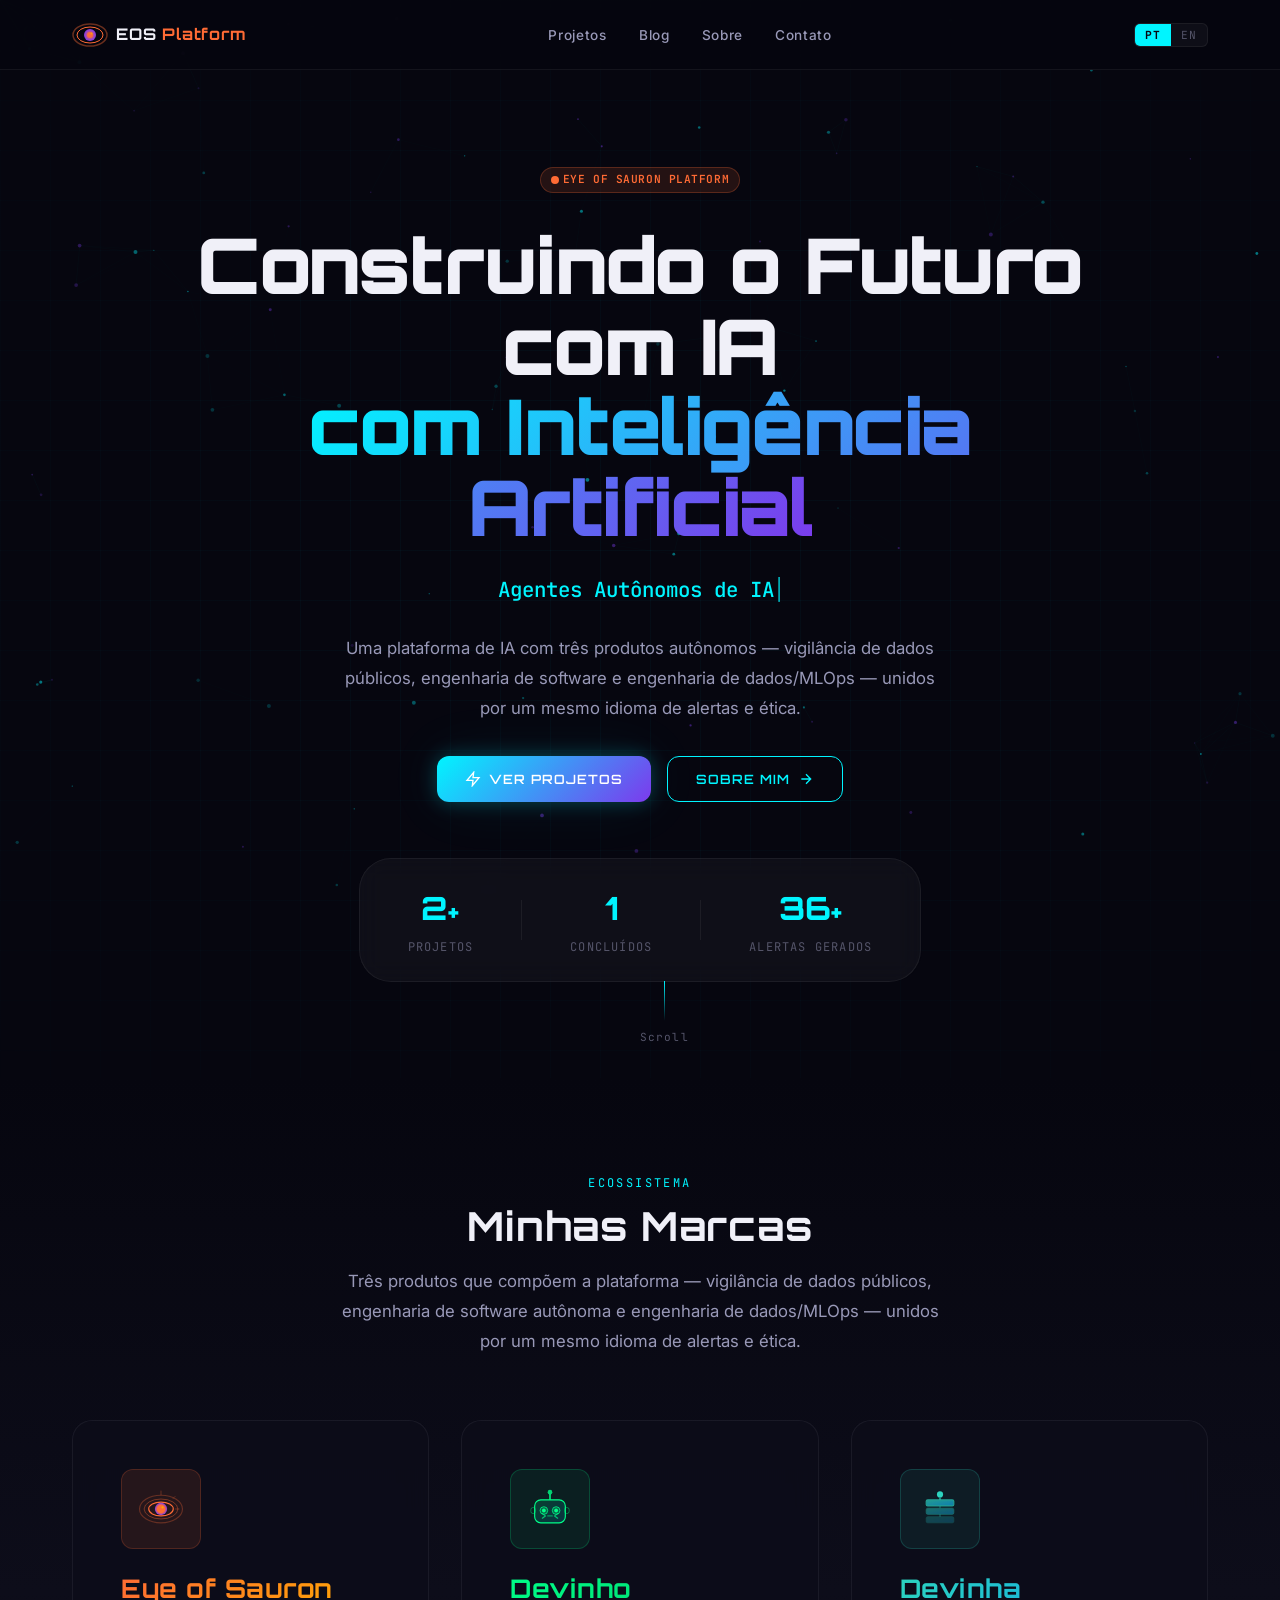
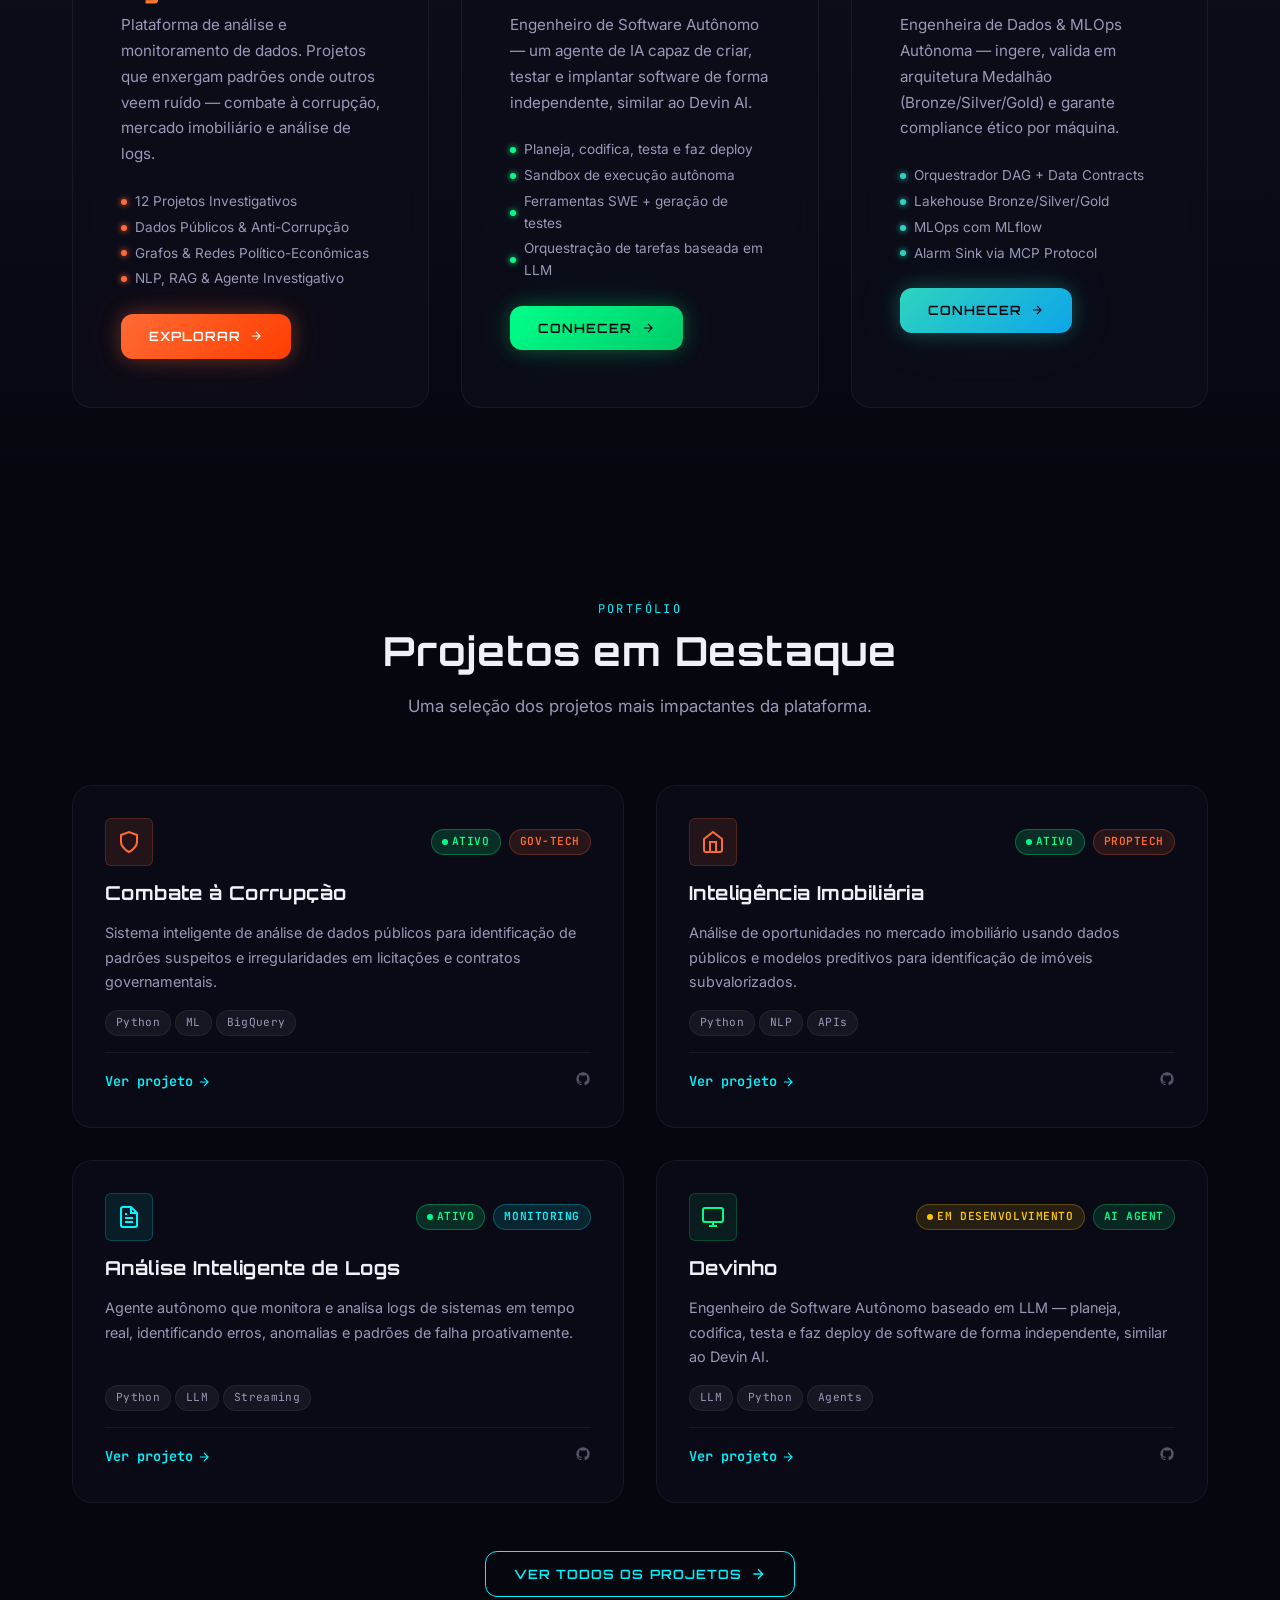
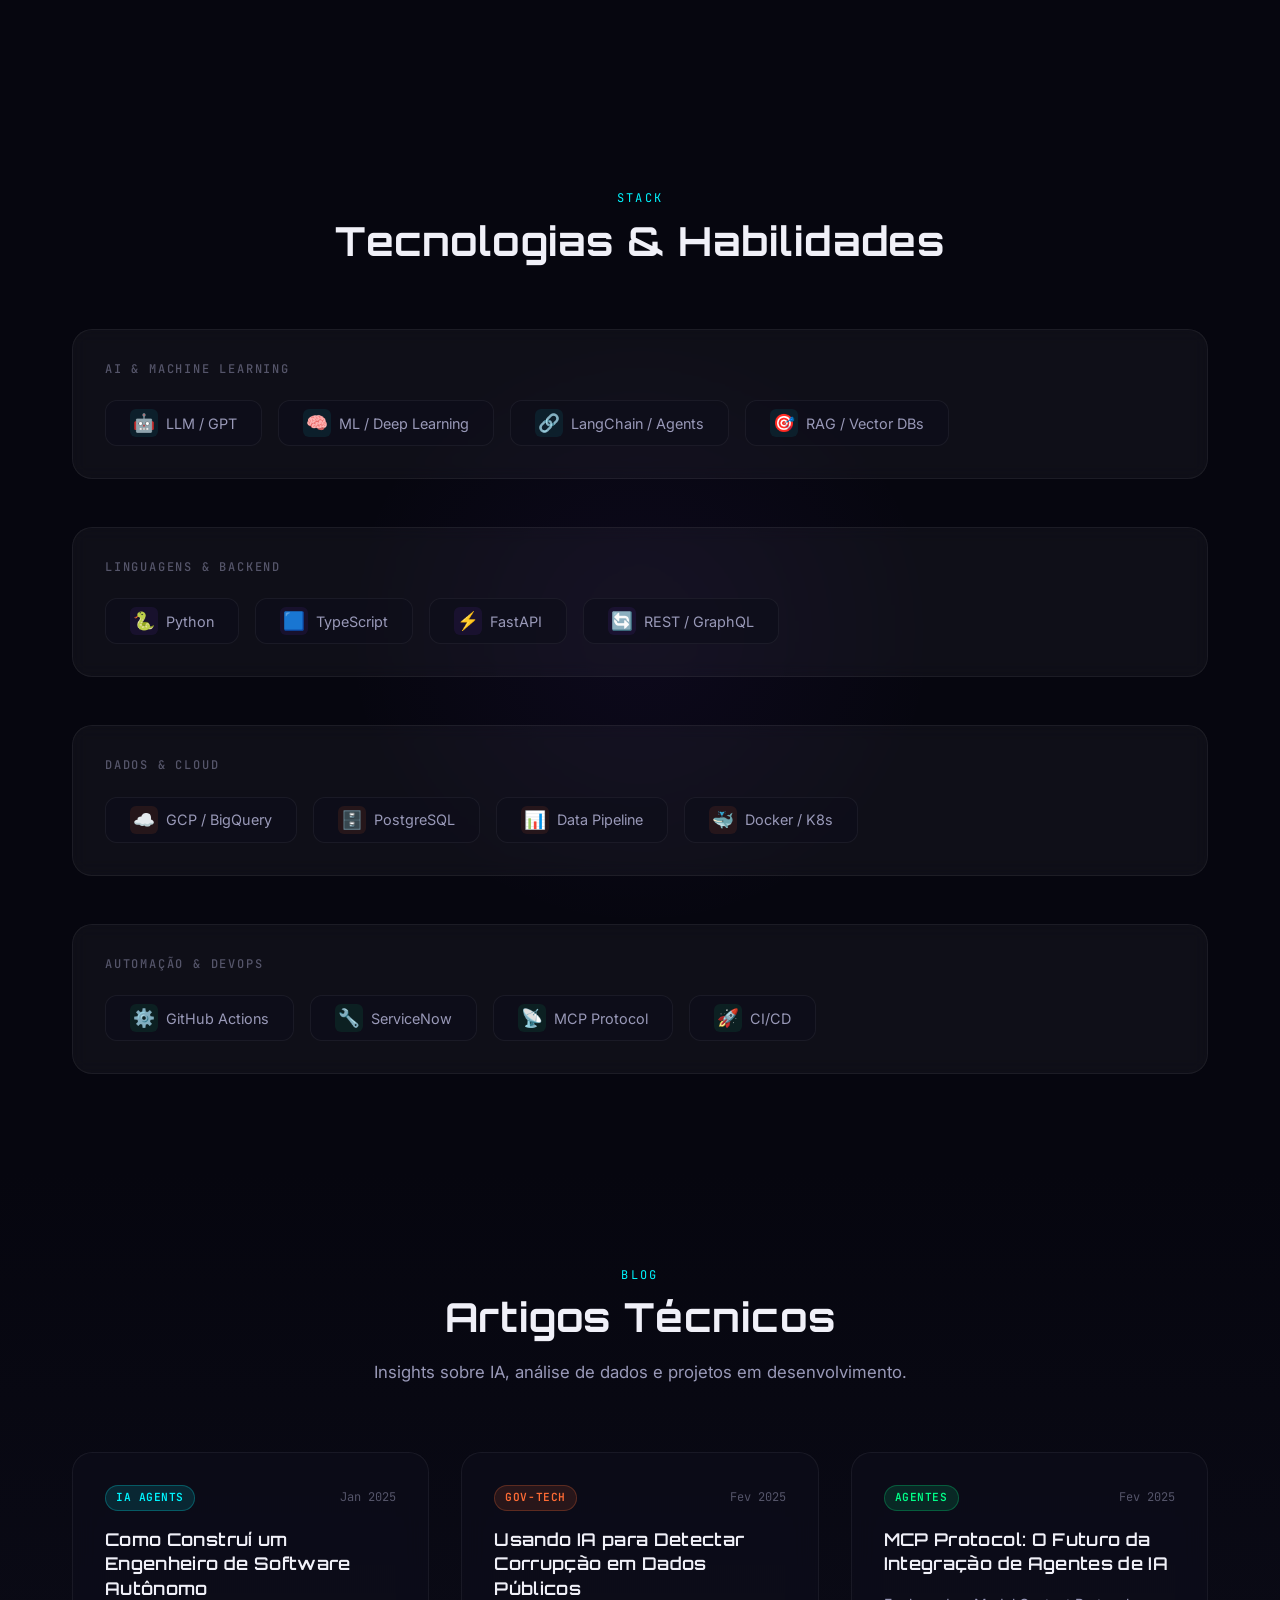
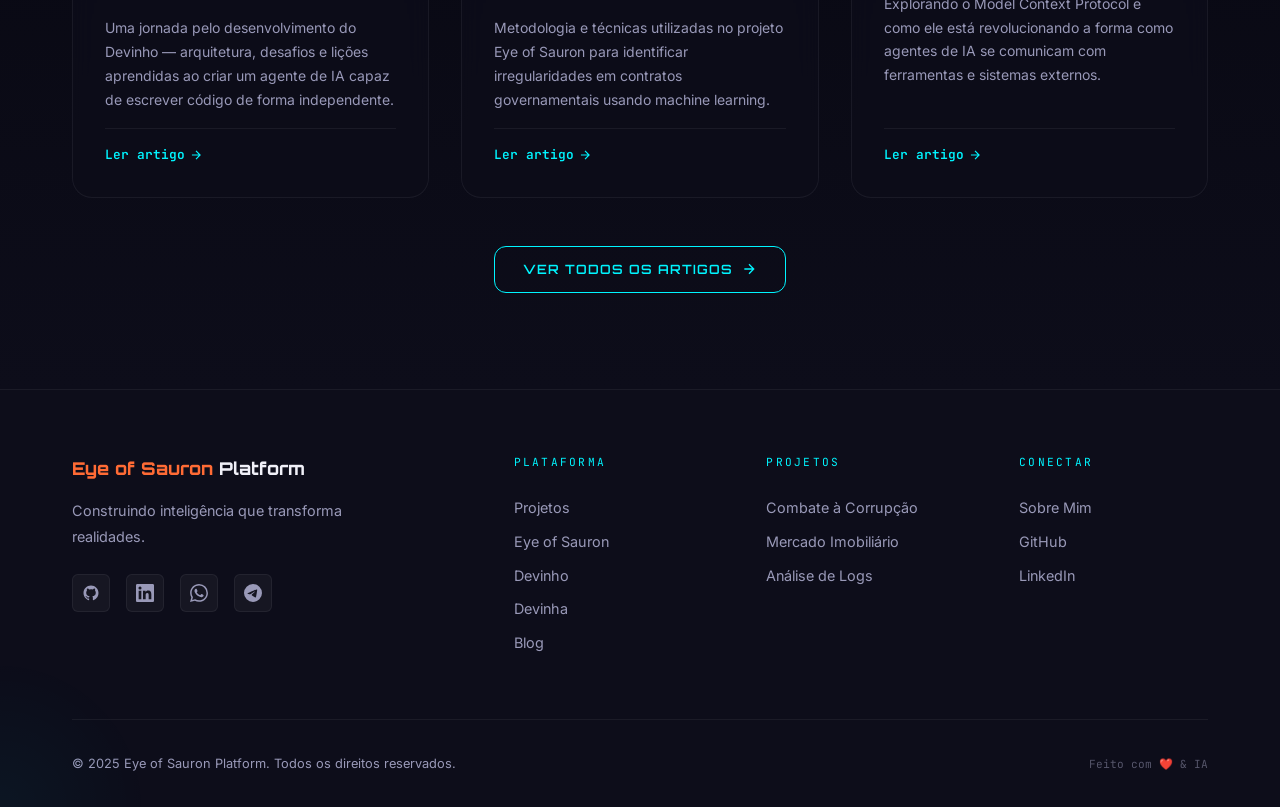
<file: index.html>
<!DOCTYPE html>
<html lang="pt-BR">
<head>
  <meta charset="UTF-8" />
  <meta name="viewport" content="width=device-width, initial-scale=1.0" />
  <meta name="description" content="Eye of Sauron Platform — plataforma de IA com três produtos autônomos: vigilância de dados públicos (Eye of Sauron), engenharia de software (Devinho) e engenharia de dados/MLOps (Devinha)." />
  <meta name="keywords" content="IA, Inteligência Artificial, Agentes Autônomos, Análise de Dados, Portfólio, Data Science, Machine Learning" />
  <meta property="og:title" content="Eye of Sauron Platform" />
  <meta property="og:description" content="Construindo o futuro com IA — Agentes Autônomos, Análise de Dados e Inovação" />
  <meta property="og:type" content="website" />
  <title>Eye of Sauron Platform — Portfólio IA & Data</title>
  <link rel="stylesheet" href="assets/css/global.css" />
  <link rel="stylesheet" href="assets/css/home.css" />
  <link rel="icon" type="image/svg+xml" href="assets/images/favicon.svg" />
</head>

<body>
  <!-- ══ NAVBAR ══════════════════════════════════════════════════ -->
  <nav class="navbar" id="navbar">
    <div class="container navbar-inner">
      <a href="index.html" class="navbar-logo" aria-label="Eye of Sauron Platform Home">
        <svg class="logo-eye" viewBox="0 0 36 36" fill="none" xmlns="http://www.w3.org/2000/svg">
          <ellipse cx="18" cy="18" rx="17" ry="11" stroke="#ff6b35" stroke-width="1.5" opacity="0.4"/>
          <ellipse cx="18" cy="18" rx="13" ry="8" stroke="#ff6b35" stroke-width="1"/>
          <circle cx="18" cy="18" r="6" fill="url(#eyeGrad)" />
          <circle cx="18" cy="18" r="3" fill="#ff6b35" opacity="0.9"/>
          <circle cx="19.5" cy="16.5" r="1" fill="#ffaa00" opacity="0.8"/>
          <defs>
            <radialGradient id="eyeGrad" cx="50%" cy="50%" r="50%">
              <stop offset="0%" stop-color="#ff6b35"/>
              <stop offset="100%" stop-color="#7c3aed"/>
            </radialGradient>
          </defs>
        </svg>
        <span>EOS <span class="accent">Platform</span></span>
      </a>

      <ul class="navbar-links" id="nav-links">
        <li><a href="projects/index.html" data-i18n="nav.projects">Projetos</a></li>
        <li><a href="blog/index.html" data-i18n="nav.blog">Blog</a></li>
        <li><a href="about.html" data-i18n="nav.about">Sobre</a></li>
        <li><a href="#contact" data-i18n="nav.contact">Contato</a></li>
      </ul>

      <div class="navbar-actions">
        <div class="lang-toggle" role="group" aria-label="Language selector">
          <button class="lang-btn active" data-lang="pt" aria-pressed="true">PT</button>
          <button class="lang-btn" data-lang="en" aria-pressed="false">EN</button>
        </div>
        <button class="navbar-hamburger" id="hamburger" aria-label="Menu" aria-expanded="false">
          <span></span><span></span><span></span>
        </button>
      </div>
    </div>
  </nav>

  <!-- ══ HERO ════════════════════════════════════════════════════ -->
  <section class="hero" id="home" aria-label="Hero section">
    <canvas id="particle-canvas" class="hero-canvas" aria-hidden="true"></canvas>
    <div class="hero-grid-overlay" aria-hidden="true"></div>

    <div class="container hero-content">
      <div class="hero-badge animate-fade-up">
        <span class="badge badge-amber">
          <svg width="8" height="8" viewBox="0 0 8 8" fill="currentColor"><circle cx="4" cy="4" r="4"/></svg>
          <span data-i18n="hero.label">Eye of Sauron Platform</span>
        </span>
      </div>

      <h1 class="hero-title animate-fade-up delay-100">
        <span data-i18n="hero.title">Construindo o Futuro</span><br />
        <span class="gradient-text">com Inteligência Artificial</span>
      </h1>

      <p class="hero-subtitle animate-fade-up delay-200">
        <span class="typed-wrapper">
          <span id="typed-text" class="typed-highlight">Agentes Autônomos de IA</span>
          <span class="typed-cursor" aria-hidden="true">|</span>
        </span>
      </p>

      <p class="hero-desc animate-fade-up delay-300" data-i18n="hero.desc">
        Uma plataforma de IA com três produtos autônomos — vigilância de dados públicos, engenharia de software e engenharia de dados/MLOps — unidos por um mesmo idioma de alertas e ética.
      </p>

      <div class="hero-actions animate-fade-up delay-400">
        <a href="projects/index.html" class="btn btn-primary" id="hero-cta-projects">
          <svg width="16" height="16" viewBox="0 0 24 24" fill="none" stroke="currentColor" stroke-width="2"><polygon points="13 2 3 14 12 14 11 22 21 10 12 10 13 2"/></svg>
          <span data-i18n="hero.cta1">Ver Projetos</span>
        </a>
        <a href="about.html" class="btn btn-outline" id="hero-cta-about">
          <span data-i18n="hero.cta2">Sobre Mim</span>
          <svg width="16" height="16" viewBox="0 0 24 24" fill="none" stroke="currentColor" stroke-width="2"><path d="M5 12h14M12 5l7 7-7 7"/></svg>
        </a>
      </div>

      <div class="hero-stats animate-fade-up delay-500">
        <div class="stat">
          <span class="stat-num" data-counter="12">0</span><span class="stat-plus">+</span>
          <span class="stat-label">Projetos</span>
        </div>
        <div class="stat-divider"></div>
        <div class="stat">
          <span class="stat-num" data-counter="6">0</span>
          <span class="stat-label">Concluídos</span>
        </div>
        <div class="stat-divider"></div>
        <div class="stat">
          <span class="stat-num" data-counter="206">0</span><span class="stat-plus">+</span>
          <span class="stat-label">Alertas Gerados</span>
        </div>
      </div>
    </div>

    <div class="hero-scroll-indicator animate-fade-up delay-600" aria-hidden="true">
      <div class="scroll-line"></div>
      <span>Scroll</span>
    </div>
  </section>

  <!-- ══ BRANDS ══════════════════════════════════════════════════ -->
  <section class="section brands-section" id="brands">
    <div class="container">
      <div class="section-header reveal">
        <span class="section-label" data-i18n="brands.label">Ecossistema</span>
        <h2 class="section-title" data-i18n="brands.title">Minhas Marcas</h2>
        <p class="section-desc" data-i18n="brands.desc">
          Três produtos que compõem a plataforma — vigilância de dados públicos, engenharia de software autônoma e engenharia de dados/MLOps — unidos por um mesmo idioma de alertas e ética.
        </p>
      </div>

      <div class="brands-grid">
        <!-- Eye of Sauron -->
        <div class="brand-card card card-amber reveal" id="brand-eos">
          <div class="brand-icon-wrap brand-icon-amber">
            <svg viewBox="0 0 60 60" fill="none" xmlns="http://www.w3.org/2000/svg">
              <ellipse cx="30" cy="30" rx="28" ry="18" stroke="#ff6b35" stroke-width="1.5" opacity="0.3"/>
              <ellipse cx="30" cy="30" rx="22" ry="13" stroke="#ff6b35" stroke-width="1" opacity="0.5"/>
              <ellipse cx="30" cy="30" rx="16" ry="9" stroke="#ff6b35" stroke-width="1.5"/>
              <circle cx="30" cy="30" r="8" fill="url(#brandEyeGrad)"/>
              <circle cx="30" cy="30" r="4" fill="#ff6b35"/>
              <circle cx="32" cy="28" r="1.5" fill="#ffaa00" opacity="0.9"/>
              <!-- flame rays -->
              <line x1="30" y1="12" x2="30" y2="6" stroke="#ff6b35" stroke-width="1" opacity="0.4"/>
              <line x1="45" y1="17" x2="49" y2="13" stroke="#ff6b35" stroke-width="1" opacity="0.3"/>
              <line x1="48" y1="30" x2="54" y2="30" stroke="#ff6b35" stroke-width="1" opacity="0.4"/>
              <defs>
                <radialGradient id="brandEyeGrad" cx="50%" cy="50%" r="50%">
                  <stop offset="0%" stop-color="#ffaa00"/>
                  <stop offset="60%" stop-color="#ff6b35"/>
                  <stop offset="100%" stop-color="#7c3aed"/>
                </radialGradient>
              </defs>
            </svg>
          </div>
          <div class="brand-content">
            <h3 class="brand-name gradient-text-amber" data-i18n="eos.title">Eye of Sauron</h3>
            <p class="brand-desc" data-i18n="eos.desc">
              Plataforma de análise e monitoramento de dados. Projetos que enxergam padrões onde outros veem ruído.
            </p>
            <ul class="brand-projects-preview">
              <li><span class="dot dot-amber"></span> 12 Projetos Investigativos</li>
              <li><span class="dot dot-amber"></span> Dados Públicos & Anti-Corrupção</li>
              <li><span class="dot dot-amber"></span> Grafos & Redes Político-Econômicas</li>
              <li><span class="dot dot-amber"></span> NLP, RAG & Agente Investigativo</li>
            </ul>
            <a href="projects/eye-of-sauron/index.html" class="btn btn-amber" id="eos-explore-btn">
              <span data-i18n="eos.cta">Explorar</span>
              <svg width="14" height="14" viewBox="0 0 24 24" fill="none" stroke="currentColor" stroke-width="2"><path d="M5 12h14M12 5l7 7-7 7"/></svg>
            </a>
          </div>
        </div>

        <!-- Devinho -->
        <div class="brand-card card card-green reveal delay-200" id="brand-devinho">
          <div class="brand-icon-wrap brand-icon-green">
            <svg viewBox="0 0 60 60" fill="none" xmlns="http://www.w3.org/2000/svg">
              <!-- Robot head -->
              <rect x="10" y="18" width="40" height="30" rx="8" fill="url(#devinhoGrad)" opacity="0.15"/>
              <rect x="10" y="18" width="40" height="30" rx="8" stroke="#00ff88" stroke-width="1.5"/>
              <!-- Eyes -->
              <circle cx="22" cy="32" r="5" fill="rgba(0,255,136,0.2)" stroke="#00ff88" stroke-width="1"/>
              <circle cx="22" cy="32" r="2.5" fill="#00ff88"/>
              <circle cx="38" cy="32" r="5" fill="rgba(0,255,136,0.2)" stroke="#00ff88" stroke-width="1"/>
              <circle cx="38" cy="32" r="2.5" fill="#00ff88"/>
              <!-- Antenna -->
              <line x1="30" y1="18" x2="30" y2="10" stroke="#00ff88" stroke-width="2"/>
              <circle cx="30" cy="8" r="3" fill="#00ff88" opacity="0.8"/>
              <!-- Mouth (code brackets) -->
              <path d="M20 42 L24 39 L20 36" stroke="#00ff88" stroke-width="1.5" stroke-linecap="round" opacity="0.7"/>
              <path d="M40 42 L36 39 L40 36" stroke="#00ff88" stroke-width="1.5" stroke-linecap="round" opacity="0.7"/>
              <line x1="27" y1="39" x2="33" y2="39" stroke="#00ff88" stroke-width="1.5" stroke-linecap="round" opacity="0.5"/>
              <!-- Ears -->
              <rect x="5" y="28" width="6" height="8" rx="3" stroke="#00ff88" stroke-width="1" opacity="0.5"/>
              <rect x="49" y="28" width="6" height="8" rx="3" stroke="#00ff88" stroke-width="1" opacity="0.5"/>
              <defs>
                <linearGradient id="devinhoGrad" x1="0" y1="0" x2="1" y2="1">
                  <stop offset="0%" stop-color="#00ff88"/>
                  <stop offset="100%" stop-color="#00aaff"/>
                </linearGradient>
              </defs>
            </svg>
          </div>
          <div class="brand-content">
            <h3 class="brand-name gradient-text-green" data-i18n="dev.title">Devinho</h3>
            <p class="brand-desc" data-i18n="dev.desc">
              Engenheiro de Software Autônomo — um agente de IA que planeja, codifica, testa e faz deploy de software por conta própria, similar ao Devin.
            </p>
            <ul class="brand-projects-preview">
              <li><span class="dot dot-green"></span> Planeja, codifica, testa e faz deploy</li>
              <li><span class="dot dot-green"></span> Sandbox de execução autônoma</li>
              <li><span class="dot dot-green"></span> Ferramentas SWE + geração de testes</li>
              <li><span class="dot dot-green"></span> Orquestração de tarefas baseada em LLM</li>
            </ul>
            <a href="projects/devinho/index.html" class="btn btn-green" id="devinho-explore-btn">
              <span data-i18n="dev.cta">Conhecer</span>
              <svg width="14" height="14" viewBox="0 0 24 24" fill="none" stroke="currentColor" stroke-width="2"><path d="M5 12h14M12 5l7 7-7 7"/></svg>
            </a>
          </div>
        </div>

        <!-- Devinha -->
        <div class="brand-card card card-teal reveal delay-300" id="brand-devinha">
          <div class="brand-icon-wrap brand-icon-teal">
            <svg viewBox="0 0 60 60" fill="none" xmlns="http://www.w3.org/2000/svg">
              <!-- Medallion layers: Bronze / Silver / Gold -->
              <rect x="12" y="40" width="36" height="8" rx="2" fill="url(#devinhaGrad)" opacity="0.25" stroke="#2dd4bf" stroke-width="1"/>
              <rect x="12" y="29" width="36" height="8" rx="2" fill="url(#devinhaGrad)" opacity="0.45" stroke="#2dd4bf" stroke-width="1"/>
              <rect x="12" y="18" width="36" height="8" rx="2" fill="url(#devinhaGrad)" opacity="0.7" stroke="#2dd4bf" stroke-width="1.5"/>
              <!-- Flow node on top -->
              <circle cx="30" cy="11" r="4" fill="#2dd4bf"/>
              <line x1="30" y1="15" x2="30" y2="18" stroke="#2dd4bf" stroke-width="1.5"/>
              <line x1="30" y1="26" x2="30" y2="29" stroke="#2dd4bf" stroke-width="1" opacity="0.6"/>
              <line x1="30" y1="37" x2="30" y2="40" stroke="#2dd4bf" stroke-width="1" opacity="0.6"/>
              <defs>
                <linearGradient id="devinhaGrad" x1="0" y1="0" x2="1" y2="1">
                  <stop offset="0%" stop-color="#2dd4bf"/>
                  <stop offset="100%" stop-color="#0ea5e9"/>
                </linearGradient>
              </defs>
            </svg>
          </div>
          <div class="brand-content">
            <h3 class="brand-name gradient-text-teal">Devinha</h3>
            <p class="brand-desc">
              Engenheira de Dados & MLOps Autônoma — ingere, valida em arquitetura Medalhão (Bronze/Silver/Gold) e garante compliance ético por máquina.
            </p>
            <ul class="brand-projects-preview">
              <li><span class="dot dot-teal"></span> Orquestrador DAG + Data Contracts</li>
              <li><span class="dot dot-teal"></span> Lakehouse Bronze/Silver/Gold</li>
              <li><span class="dot dot-teal"></span> MLOps com MLflow</li>
              <li><span class="dot dot-teal"></span> Alarm Sink via MCP Protocol</li>
            </ul>
            <a href="projects/devinha/index.html" class="btn btn-teal" id="devinha-explore-btn">
              <span>Conhecer</span>
              <svg width="14" height="14" viewBox="0 0 24 24" fill="none" stroke="currentColor" stroke-width="2"><path d="M5 12h14M12 5l7 7-7 7"/></svg>
            </a>
          </div>
        </div>
      </div>
    </div>
  </section>

  <!-- ══ FEATURED PROJECTS ════════════════════════════════════════ -->
  <section class="section projects-section" id="projects">
    <div class="container">
      <div class="section-header reveal">
        <span class="section-label" data-i18n="projects.label">Portfólio</span>
        <h2 class="section-title" data-i18n="projects.title">Projetos em Destaque</h2>
        <p class="section-desc" data-i18n="projects.desc">
          Uma seleção dos projetos mais impactantes da plataforma.
        </p>
      </div>

      <div class="projects-grid">
        <!-- Project 1: Anti-Corruption -->
        <article class="project-card card card-amber reveal" data-category="eye-of-sauron data-analysis gov-tech" id="project-anticorruption">
          <div class="project-card-header">
            <div class="project-icon project-icon-amber">
              <svg width="24" height="24" viewBox="0 0 24 24" fill="none" stroke="currentColor" stroke-width="2"><path d="M12 22s8-4 8-10V5l-8-3-8 3v7c0 6 8 10 8 10z"/></svg>
            </div>
            <div class="project-badges">
              <span class="badge badge-status-active">
                <svg width="6" height="6" viewBox="0 0 6 6" fill="currentColor"><circle cx="3" cy="3" r="3"/></svg>
                <span data-i18n="status.active">Ativo</span>
              </span>
              <span class="badge badge-amber">Gov-Tech</span>
            </div>
          </div>
          <h3 class="project-title">Combate à Corrupção</h3>
          <p class="project-desc">
            Sistema inteligente de análise de dados públicos para identificação de padrões suspeitos e irregularidades em licitações e contratos governamentais.
          </p>
          <div class="project-tech">
            <span class="tech-tag">Python</span>
            <span class="tech-tag">ML</span>
            <span class="tech-tag">BigQuery</span>
          </div>
          <div class="project-footer">
            <a href="projects/eye-of-sauron/anti-corruption.html" class="project-link" id="proj-anticorruption-link">
              Ver projeto
              <svg width="14" height="14" viewBox="0 0 24 24" fill="none" stroke="currentColor" stroke-width="2"><path d="M5 12h14M12 5l7 7-7 7"/></svg>
            </a>
            <a href="#" class="project-github-link" aria-label="GitHub" target="_blank" rel="noopener">
              <svg width="16" height="16" viewBox="0 0 24 24" fill="currentColor"><path d="M12 2C6.477 2 2 6.484 2 12.017c0 4.425 2.865 8.18 6.839 9.504.5.092.682-.217.682-.483 0-.237-.008-.868-.013-1.703-2.782.605-3.369-1.343-3.369-1.343-.454-1.158-1.11-1.466-1.11-1.466-.908-.62.069-.608.069-.608 1.003.07 1.531 1.032 1.531 1.032.892 1.53 2.341 1.088 2.91.832.092-.647.35-1.088.636-1.338-2.22-.253-4.555-1.113-4.555-4.951 0-1.093.39-1.988 1.029-2.688-.103-.253-.446-1.272.098-2.65 0 0 .84-.27 2.75 1.026A9.564 9.564 0 0112 6.844c.85.004 1.705.115 2.504.337 1.909-1.296 2.747-1.027 2.747-1.027.546 1.379.202 2.398.1 2.651.64.7 1.028 1.595 1.028 2.688 0 3.848-2.339 4.695-4.566 4.943.359.309.678.92.678 1.855 0 1.338-.012 2.419-.012 2.747 0 .268.18.58.688.482A10.019 10.019 0 0022 12.017C22 6.484 17.522 2 12 2z"/></svg>
            </a>
          </div>
        </article>

        <!-- Project 2: Real Estate -->
        <article class="project-card card card-amber reveal delay-100" data-category="eye-of-sauron data-analysis prop-tech" id="project-realestate">
          <div class="project-card-header">
            <div class="project-icon project-icon-amber">
              <svg width="24" height="24" viewBox="0 0 24 24" fill="none" stroke="currentColor" stroke-width="2"><path d="M3 9l9-7 9 7v11a2 2 0 01-2 2H5a2 2 0 01-2-2z"/><polyline points="9 22 9 12 15 12 15 22"/></svg>
            </div>
            <div class="project-badges">
              <span class="badge badge-status-active">
                <svg width="6" height="6" viewBox="0 0 6 6" fill="currentColor"><circle cx="3" cy="3" r="3"/></svg>
                <span data-i18n="status.active">Ativo</span>
              </span>
              <span class="badge badge-amber">PropTech</span>
            </div>
          </div>
          <h3 class="project-title">Inteligência Imobiliária</h3>
          <p class="project-desc">
            Análise de oportunidades no mercado imobiliário usando dados públicos e modelos preditivos para identificação de imóveis subvalorizados.
          </p>
          <div class="project-tech">
            <span class="tech-tag">Python</span>
            <span class="tech-tag">NLP</span>
            <span class="tech-tag">APIs</span>
          </div>
          <div class="project-footer">
            <a href="projects/eye-of-sauron/real-estate.html" class="project-link" id="proj-realestate-link">
              Ver projeto
              <svg width="14" height="14" viewBox="0 0 24 24" fill="none" stroke="currentColor" stroke-width="2"><path d="M5 12h14M12 5l7 7-7 7"/></svg>
            </a>
            <a href="#" class="project-github-link" aria-label="GitHub" target="_blank" rel="noopener">
              <svg width="16" height="16" viewBox="0 0 24 24" fill="currentColor"><path d="M12 2C6.477 2 2 6.484 2 12.017c0 4.425 2.865 8.18 6.839 9.504.5.092.682-.217.682-.483 0-.237-.008-.868-.013-1.703-2.782.605-3.369-1.343-3.369-1.343-.454-1.158-1.11-1.466-1.11-1.466-.908-.62.069-.608.069-.608 1.003.07 1.531 1.032 1.531 1.032.892 1.53 2.341 1.088 2.91.832.092-.647.35-1.088.636-1.338-2.22-.253-4.555-1.113-4.555-4.951 0-1.093.39-1.988 1.029-2.688-.103-.253-.446-1.272.098-2.65 0 0 .84-.27 2.75 1.026A9.564 9.564 0 0112 6.844c.85.004 1.705.115 2.504.337 1.909-1.296 2.747-1.027 2.747-1.027.546 1.379.202 2.398.1 2.651.64.7 1.028 1.595 1.028 2.688 0 3.848-2.339 4.695-4.566 4.943.359.309.678.92.678 1.855 0 1.338-.012 2.419-.012 2.747 0 .268.18.58.688.482A10.019 10.019 0 0022 12.017C22 6.484 17.522 2 12 2z"/></svg>
            </a>
          </div>
        </article>

        <!-- Project 3: Log Analysis -->
        <article class="project-card card reveal delay-200" data-category="eye-of-sauron data-analysis monitoring" id="project-logs">
          <div class="project-card-header">
            <div class="project-icon project-icon-cyan">
              <svg width="24" height="24" viewBox="0 0 24 24" fill="none" stroke="currentColor" stroke-width="2"><path d="M14 2H6a2 2 0 00-2 2v16a2 2 0 002 2h12a2 2 0 002-2V8z"/><polyline points="14 2 14 8 20 8"/><line x1="16" y1="13" x2="8" y2="13"/><line x1="16" y1="17" x2="8" y2="17"/><polyline points="10 9 9 9 8 9"/></svg>
            </div>
            <div class="project-badges">
              <span class="badge badge-status-active">
                <svg width="6" height="6" viewBox="0 0 6 6" fill="currentColor"><circle cx="3" cy="3" r="3"/></svg>
                <span data-i18n="status.active">Ativo</span>
              </span>
              <span class="badge badge-cyan">Monitoring</span>
            </div>
          </div>
          <h3 class="project-title">Análise Inteligente de Logs</h3>
          <p class="project-desc">
            Agente autônomo que monitora e analisa logs de sistemas em tempo real, identificando erros, anomalias e padrões de falha proativamente.
          </p>
          <div class="project-tech">
            <span class="tech-tag">Python</span>
            <span class="tech-tag">LLM</span>
            <span class="tech-tag">Streaming</span>
          </div>
          <div class="project-footer">
            <a href="projects/eye-of-sauron/log-analysis.html" class="project-link" id="proj-logs-link">
              Ver projeto
              <svg width="14" height="14" viewBox="0 0 24 24" fill="none" stroke="currentColor" stroke-width="2"><path d="M5 12h14M12 5l7 7-7 7"/></svg>
            </a>
            <a href="#" class="project-github-link" aria-label="GitHub" target="_blank" rel="noopener">
              <svg width="16" height="16" viewBox="0 0 24 24" fill="currentColor"><path d="M12 2C6.477 2 2 6.484 2 12.017c0 4.425 2.865 8.18 6.839 9.504.5.092.682-.217.682-.483 0-.237-.008-.868-.013-1.703-2.782.605-3.369-1.343-3.369-1.343-.454-1.158-1.11-1.466-1.11-1.466-.908-.62.069-.608.069-.608 1.003.07 1.531 1.032 1.531 1.032.892 1.53 2.341 1.088 2.91.832.092-.647.35-1.088.636-1.338-2.22-.253-4.555-1.113-4.555-4.951 0-1.093.39-1.988 1.029-2.688-.103-.253-.446-1.272.098-2.65 0 0 .84-.27 2.75 1.026A9.564 9.564 0 0112 6.844c.85.004 1.705.115 2.504.337 1.909-1.296 2.747-1.027 2.747-1.027.546 1.379.202 2.398.1 2.651.64.7 1.028 1.595 1.028 2.688 0 3.848-2.339 4.695-4.566 4.943.359.309.678.92.678 1.855 0 1.338-.012 2.419-.012 2.747 0 .268.18.58.688.482A10.019 10.019 0 0022 12.017C22 6.484 17.522 2 12 2z"/></svg>
            </a>
          </div>
        </article>

        <!-- Project 4: Devinho -->
        <article class="project-card card card-green reveal delay-300" data-category="devinho ai-agents autonomous" id="project-devinho-main">
          <div class="project-card-header">
            <div class="project-icon project-icon-green">
              <svg width="24" height="24" viewBox="0 0 24 24" fill="none" stroke="currentColor" stroke-width="2"><rect x="2" y="3" width="20" height="14" rx="2" ry="2"/><line x1="8" y1="21" x2="16" y2="21"/><line x1="12" y1="17" x2="12" y2="21"/></svg>
            </div>
            <div class="project-badges">
              <span class="badge badge-status-development">
                <svg width="6" height="6" viewBox="0 0 6 6" fill="currentColor"><circle cx="3" cy="3" r="3"/></svg>
                <span data-i18n="status.development">Em Desenvolvimento</span>
              </span>
              <span class="badge badge-green">AI Agent</span>
            </div>
          </div>
          <h3 class="project-title">Devinho</h3>
          <p class="project-desc">
            Engenheiro de Software Autônomo baseado em LLM — planeja, codifica, testa e faz deploy de software de forma independente, similar ao Devin AI.
          </p>
          <div class="project-tech">
            <span class="tech-tag">LLM</span>
            <span class="tech-tag">Python</span>
            <span class="tech-tag">Agents</span>
          </div>
          <div class="project-footer">
            <a href="projects/devinho/index.html" class="project-link" id="proj-devinho-link">
              Ver projeto
              <svg width="14" height="14" viewBox="0 0 24 24" fill="none" stroke="currentColor" stroke-width="2"><path d="M5 12h14M12 5l7 7-7 7"/></svg>
            </a>
            <a href="#" class="project-github-link" aria-label="GitHub" target="_blank" rel="noopener">
              <svg width="16" height="16" viewBox="0 0 24 24" fill="currentColor"><path d="M12 2C6.477 2 2 6.484 2 12.017c0 4.425 2.865 8.18 6.839 9.504.5.092.682-.217.682-.483 0-.237-.008-.868-.013-1.703-2.782.605-3.369-1.343-3.369-1.343-.454-1.158-1.11-1.466-1.11-1.466-.908-.62.069-.608.069-.608 1.003.07 1.531 1.032 1.531 1.032.892 1.53 2.341 1.088 2.91.832.092-.647.35-1.088.636-1.338-2.22-.253-4.555-1.113-4.555-4.951 0-1.093.39-1.988 1.029-2.688-.103-.253-.446-1.272.098-2.65 0 0 .84-.27 2.75 1.026A9.564 9.564 0 0112 6.844c.85.004 1.705.115 2.504.337 1.909-1.296 2.747-1.027 2.747-1.027.546 1.379.202 2.398.1 2.651.64.7 1.028 1.595 1.028 2.688 0 3.848-2.339 4.695-4.566 4.943.359.309.678.92.678 1.855 0 1.338-.012 2.419-.012 2.747 0 .268.18.58.688.482A10.019 10.019 0 0022 12.017C22 6.484 17.522 2 12 2z"/></svg>
            </a>
          </div>
        </article>
      </div>

      <div class="section-cta reveal">
        <a href="projects/index.html" class="btn btn-outline" id="all-projects-btn">
          <span data-i18n="projects.all">Ver Todos os Projetos</span>
          <svg width="16" height="16" viewBox="0 0 24 24" fill="none" stroke="currentColor" stroke-width="2"><path d="M5 12h14M12 5l7 7-7 7"/></svg>
        </a>
      </div>
    </div>
  </section>

  <!-- ══ SKILLS ═══════════════════════════════════════════════════ -->
  <section class="section skills-section" id="skills">
    <div class="skills-bg-glow" aria-hidden="true"></div>
    <div class="container">
      <div class="section-header reveal">
        <span class="section-label" data-i18n="skills.label">Stack</span>
        <h2 class="section-title" data-i18n="skills.title">Tecnologias & Habilidades</h2>
      </div>

      <div class="skills-categories reveal">
        <div class="skill-category">
          <h4 class="skill-cat-title">AI & Machine Learning</h4>
          <div class="skills-row">
            <div class="skill-item">
              <div class="skill-icon skill-icon-cyan">🤖</div>
              <span>LLM / GPT</span>
            </div>
            <div class="skill-item">
              <div class="skill-icon skill-icon-cyan">🧠</div>
              <span>ML / Deep Learning</span>
            </div>
            <div class="skill-item">
              <div class="skill-icon skill-icon-cyan">🔗</div>
              <span>LangChain / Agents</span>
            </div>
            <div class="skill-item">
              <div class="skill-icon skill-icon-cyan">🎯</div>
              <span>RAG / Vector DBs</span>
            </div>
          </div>
        </div>

        <div class="skill-category">
          <h4 class="skill-cat-title">Linguagens & Backend</h4>
          <div class="skills-row">
            <div class="skill-item">
              <div class="skill-icon skill-icon-purple">🐍</div>
              <span>Python</span>
            </div>
            <div class="skill-item">
              <div class="skill-icon skill-icon-purple">🟦</div>
              <span>TypeScript</span>
            </div>
            <div class="skill-item">
              <div class="skill-icon skill-icon-purple">⚡</div>
              <span>FastAPI</span>
            </div>
            <div class="skill-item">
              <div class="skill-icon skill-icon-purple">🔄</div>
              <span>REST / GraphQL</span>
            </div>
          </div>
        </div>

        <div class="skill-category">
          <h4 class="skill-cat-title">Dados & Cloud</h4>
          <div class="skills-row">
            <div class="skill-item">
              <div class="skill-icon skill-icon-amber">☁️</div>
              <span>GCP / BigQuery</span>
            </div>
            <div class="skill-item">
              <div class="skill-icon skill-icon-amber">🗄️</div>
              <span>PostgreSQL</span>
            </div>
            <div class="skill-item">
              <div class="skill-icon skill-icon-amber">📊</div>
              <span>Data Pipeline</span>
            </div>
            <div class="skill-item">
              <div class="skill-icon skill-icon-amber">🐳</div>
              <span>Docker / K8s</span>
            </div>
          </div>
        </div>

        <div class="skill-category">
          <h4 class="skill-cat-title">Automação & DevOps</h4>
          <div class="skills-row">
            <div class="skill-item">
              <div class="skill-icon skill-icon-green">⚙️</div>
              <span>GitHub Actions</span>
            </div>
            <div class="skill-item">
              <div class="skill-icon skill-icon-green">🔧</div>
              <span>ServiceNow</span>
            </div>
            <div class="skill-item">
              <div class="skill-icon skill-icon-green">📡</div>
              <span>MCP Protocol</span>
            </div>
            <div class="skill-item">
              <div class="skill-icon skill-icon-green">🚀</div>
              <span>CI/CD</span>
            </div>
          </div>
        </div>
      </div>
    </div>
  </section>

  <!-- ══ BLOG ═════════════════════════════════════════════════════ -->
  <section class="section blog-section" id="blog">
    <div class="container">
      <div class="section-header reveal">
        <span class="section-label" data-i18n="blog.label">Blog</span>
        <h2 class="section-title" data-i18n="blog.title">Artigos Técnicos</h2>
        <p class="section-desc" data-i18n="blog.desc">
          Insights sobre IA, análise de dados e projetos em desenvolvimento.
        </p>
      </div>

      <div class="blog-grid">
        <article class="blog-card card reveal" id="blog-post-1">
          <div class="blog-meta">
            <span class="badge badge-cyan">IA Agents</span>
            <time class="blog-date" datetime="2025-01-15">Jan 2025</time>
          </div>
          <h3 class="blog-title">Como Construí um Engenheiro de Software Autônomo</h3>
          <p class="blog-excerpt">
            Uma jornada pelo desenvolvimento do Devinho — arquitetura, desafios e lições aprendidas ao criar um agente de IA capaz de escrever código de forma independente.
          </p>
          <a href="blog/como-construi-devinho.html" class="blog-read-link" id="blog-1-link">
            <span data-i18n="blog.read">Ler artigo</span>
            <svg width="14" height="14" viewBox="0 0 24 24" fill="none" stroke="currentColor" stroke-width="2"><path d="M5 12h14M12 5l7 7-7 7"/></svg>
          </a>
        </article>

        <article class="blog-card card reveal delay-100" id="blog-post-2">
          <div class="blog-meta">
            <span class="badge badge-amber">Gov-Tech</span>
            <time class="blog-date" datetime="2025-02-01">Fev 2025</time>
          </div>
          <h3 class="blog-title">Usando IA para Detectar Corrupção em Dados Públicos</h3>
          <p class="blog-excerpt">
            Metodologia e técnicas utilizadas no projeto Eye of Sauron para identificar irregularidades em contratos governamentais usando machine learning.
          </p>
          <a href="blog/ia-detectar-corrupcao.html" class="blog-read-link" id="blog-2-link">
            <span data-i18n="blog.read">Ler artigo</span>
            <svg width="14" height="14" viewBox="0 0 24 24" fill="none" stroke="currentColor" stroke-width="2"><path d="M5 12h14M12 5l7 7-7 7"/></svg>
          </a>
        </article>

        <article class="blog-card card reveal delay-200" id="blog-post-3">
          <div class="blog-meta">
            <span class="badge badge-green">Agentes</span>
            <time class="blog-date" datetime="2025-02-20">Fev 2025</time>
          </div>
          <h3 class="blog-title">MCP Protocol: O Futuro da Integração de Agentes de IA</h3>
          <p class="blog-excerpt">
            Explorando o Model Context Protocol e como ele está revolucionando a forma como agentes de IA se comunicam com ferramentas e sistemas externos.
          </p>
          <a href="blog/mcp-protocol-agentes-ia.html" class="blog-read-link" id="blog-3-link">
            <span data-i18n="blog.read">Ler artigo</span>
            <svg width="14" height="14" viewBox="0 0 24 24" fill="none" stroke="currentColor" stroke-width="2"><path d="M5 12h14M12 5l7 7-7 7"/></svg>
          </a>
        </article>
      </div>

      <div class="section-cta reveal">
        <a href="blog/index.html" class="btn btn-outline" id="all-blog-btn">
          <span data-i18n="blog.all">Ver todos os artigos</span>
          <svg width="16" height="16" viewBox="0 0 24 24" fill="none" stroke="currentColor" stroke-width="2"><path d="M5 12h14M12 5l7 7-7 7"/></svg>
        </a>
      </div>
    </div>
  </section>

  <!-- ══ CONTACT / FOOTER ═════════════════════════════════════════ -->
  <footer id="contact">
    <div class="container">
      <div class="footer-grid">
        <div class="footer-brand">
          <span class="footer-logo">
            <span style="color: var(--neon-amber)">Eye of Sauron</span> Platform
          </span>
          <p data-i18n="footer.tagline">Construindo inteligência que transforma realidades.</p>
          <div class="social-links" style="margin-top: 1.5rem;">
            <!-- GitHub -->
            <a href="https://github.com/EddieDevLife" class="social-link" aria-label="GitHub" target="_blank" rel="noopener" id="footer-github">
              <svg width="18" height="18" viewBox="0 0 24 24" fill="currentColor"><path d="M12 2C6.477 2 2 6.484 2 12.017c0 4.425 2.865 8.18 6.839 9.504.5.092.682-.217.682-.483 0-.237-.008-.868-.013-1.703-2.782.605-3.369-1.343-3.369-1.343-.454-1.158-1.11-1.466-1.11-1.466-.908-.62.069-.608.069-.608 1.003.07 1.531 1.032 1.531 1.032.892 1.53 2.341 1.088 2.91.832.092-.647.35-1.088.636-1.338-2.22-.253-4.555-1.113-4.555-4.951 0-1.093.39-1.988 1.029-2.688-.103-.253-.446-1.272.098-2.65 0 0 .84-.27 2.75 1.026A9.564 9.564 0 0112 6.844c.85.004 1.705.115 2.504.337 1.909-1.296 2.747-1.027 2.747-1.027.546 1.379.202 2.398.1 2.651.64.7 1.028 1.595 1.028 2.688 0 3.848-2.339 4.695-4.566 4.943.359.309.678.92.678 1.855 0 1.338-.012 2.419-.012 2.747 0 .268.18.58.688.482A10.019 10.019 0 0022 12.017C22 6.484 17.522 2 12 2z"/></svg>
            </a>
            <!-- LinkedIn -->
            <a href="https://www.linkedin.com/in/eddiedevlife/" class="social-link" aria-label="LinkedIn" target="_blank" rel="noopener" id="footer-linkedin">
              <svg width="18" height="18" viewBox="0 0 24 24" fill="currentColor"><path d="M20.447 20.452h-3.554v-5.569c0-1.328-.027-3.037-1.852-3.037-1.853 0-2.136 1.445-2.136 2.939v5.667H9.351V9h3.414v1.561h.046c.477-.9 1.637-1.85 3.37-1.85 3.601 0 4.267 2.37 4.267 5.455v6.286zM5.337 7.433a2.062 2.062 0 01-2.063-2.065 2.064 2.064 0 112.063 2.065zm1.782 13.019H3.555V9h3.564v11.452zM22.225 0H1.771C.792 0 0 .774 0 1.729v20.542C0 23.227.792 24 1.771 24h20.451C23.2 24 24 23.227 24 22.271V1.729C24 .774 23.2 0 22.222 0h.003z"/></svg>
            </a>
            <!-- WhatsApp -->
            <a href="https://wa.me/5512988622852" class="social-link" aria-label="WhatsApp" target="_blank" rel="noopener" id="footer-whatsapp">
              <svg width="18" height="18" viewBox="0 0 24 24" fill="currentColor"><path d="M17.472 14.382c-.297-.149-1.758-.867-2.03-.967-.273-.099-.471-.148-.67.15-.197.297-.767.966-.94 1.164-.173.199-.347.223-.644.075-.297-.15-1.255-.463-2.39-1.475-.883-.788-1.48-1.761-1.653-2.059-.173-.297-.018-.458.13-.606.134-.133.298-.347.446-.52.149-.174.198-.298.298-.497.099-.198.05-.371-.025-.52-.075-.149-.669-1.612-.916-2.207-.242-.579-.487-.5-.669-.51-.173-.008-.371-.01-.57-.01-.198 0-.52.074-.792.372-.272.297-1.04 1.016-1.04 2.479 0 1.462 1.065 2.875 1.213 3.074.149.198 2.096 3.2 5.077 4.487.709.306 1.262.489 1.694.625.712.227 1.36.195 1.871.118.571-.085 1.758-.719 2.006-1.413.248-.694.248-1.289.173-1.413-.074-.124-.272-.198-.57-.347m-5.421 7.403h-.004a9.87 9.87 0 01-5.031-1.378l-.361-.214-3.741.982.998-3.648-.235-.374a9.86 9.86 0 01-1.51-5.26c.001-5.45 4.436-9.884 9.888-9.884 2.64 0 5.122 1.03 6.988 2.898a9.825 9.825 0 012.893 6.994c-.003 5.45-4.437 9.884-9.885 9.884m8.413-18.297A11.815 11.815 0 0012.05 0C5.495 0 .16 5.335.157 11.892c0 2.096.547 4.142 1.588 5.945L.057 24l6.305-1.654a11.882 11.882 0 005.683 1.448h.005c6.554 0 11.89-5.335 11.893-11.893a11.821 11.821 0 00-3.48-8.413z"/></svg>
            </a>
            <!-- Telegram -->
            <a href="https://t.me/EddieDevLife" class="social-link" aria-label="Telegram" target="_blank" rel="noopener" id="footer-telegram">
              <svg width="18" height="18" viewBox="0 0 24 24" fill="currentColor"><path d="M11.944 0A12 12 0 0 0 0 12a12 12 0 0 0 12 12 12 12 0 0 0 12-12A12 12 0 0 0 12 0a12 12 0 0 0-.056 0zm4.962 7.224c.1-.002.321.023.465.14a.506.506 0 0 1 .171.325c.016.093.036.306.02.472-.18 1.898-.962 6.502-1.36 8.627-.168.9-.499 1.201-.82 1.23-.696.065-1.225-.46-1.9-.902-1.056-.693-1.653-1.124-2.678-1.8-1.185-.78-.417-1.21.258-1.91.177-.184 3.247-2.977 3.307-3.23.007-.032.014-.15-.056-.212s-.174-.041-.249-.024c-.106.024-1.793 1.14-5.061 3.345-.48.33-.913.49-1.302.48-.428-.008-1.252-.241-1.865-.44-.752-.245-1.349-.374-1.297-.789.027-.216.325-.437.893-.663 3.498-1.524 5.83-2.529 6.998-3.014 3.332-1.386 4.025-1.627 4.476-1.635z"/></svg>
            </a>
          </div>
        </div>

        <div>
          <span class="footer-heading" data-i18n="footer.platform">Plataforma</span>
          <ul class="footer-links">
            <li><a href="projects/index.html">Projetos</a></li>
            <li><a href="projects/eye-of-sauron/index.html">Eye of Sauron</a></li>
            <li><a href="projects/devinho/index.html">Devinho</a></li>
            <li><a href="projects/devinha/index.html">Devinha</a></li>
            <li><a href="blog/index.html">Blog</a></li>
          </ul>
        </div>

        <div>
          <span class="footer-heading">Projetos</span>
          <ul class="footer-links">
            <li><a href="projects/eye-of-sauron/anti-corruption.html">Combate à Corrupção</a></li>
            <li><a href="projects/eye-of-sauron/real-estate.html">Mercado Imobiliário</a></li>
            <li><a href="projects/eye-of-sauron/log-analysis.html">Análise de Logs</a></li>
          </ul>
        </div>

        <div>
          <span class="footer-heading" data-i18n="footer.connect">Conectar</span>
          <ul class="footer-links">
            <li><a href="about.html">Sobre Mim</a></li>
            <li><a href="https://github.com/EddieDevLife" target="_blank" rel="noopener">GitHub</a></li>
            <li><a href="https://www.linkedin.com/in/eddiedevlife/" target="_blank" rel="noopener">LinkedIn</a></li>
          </ul>
        </div>
      </div>

      <div class="footer-bottom">
        <p data-i18n="footer.copy">© 2025 Eye of Sauron Platform. Todos os direitos reservados.</p>
        <p style="font-family: var(--font-mono); font-size: 0.7rem; color: var(--text-muted);">
          Feito com ❤️ &amp; IA
        </p>
      </div>
    </div>
  </footer>

  <script src="assets/js/global.js"></script>
</body>
</html>
</file>
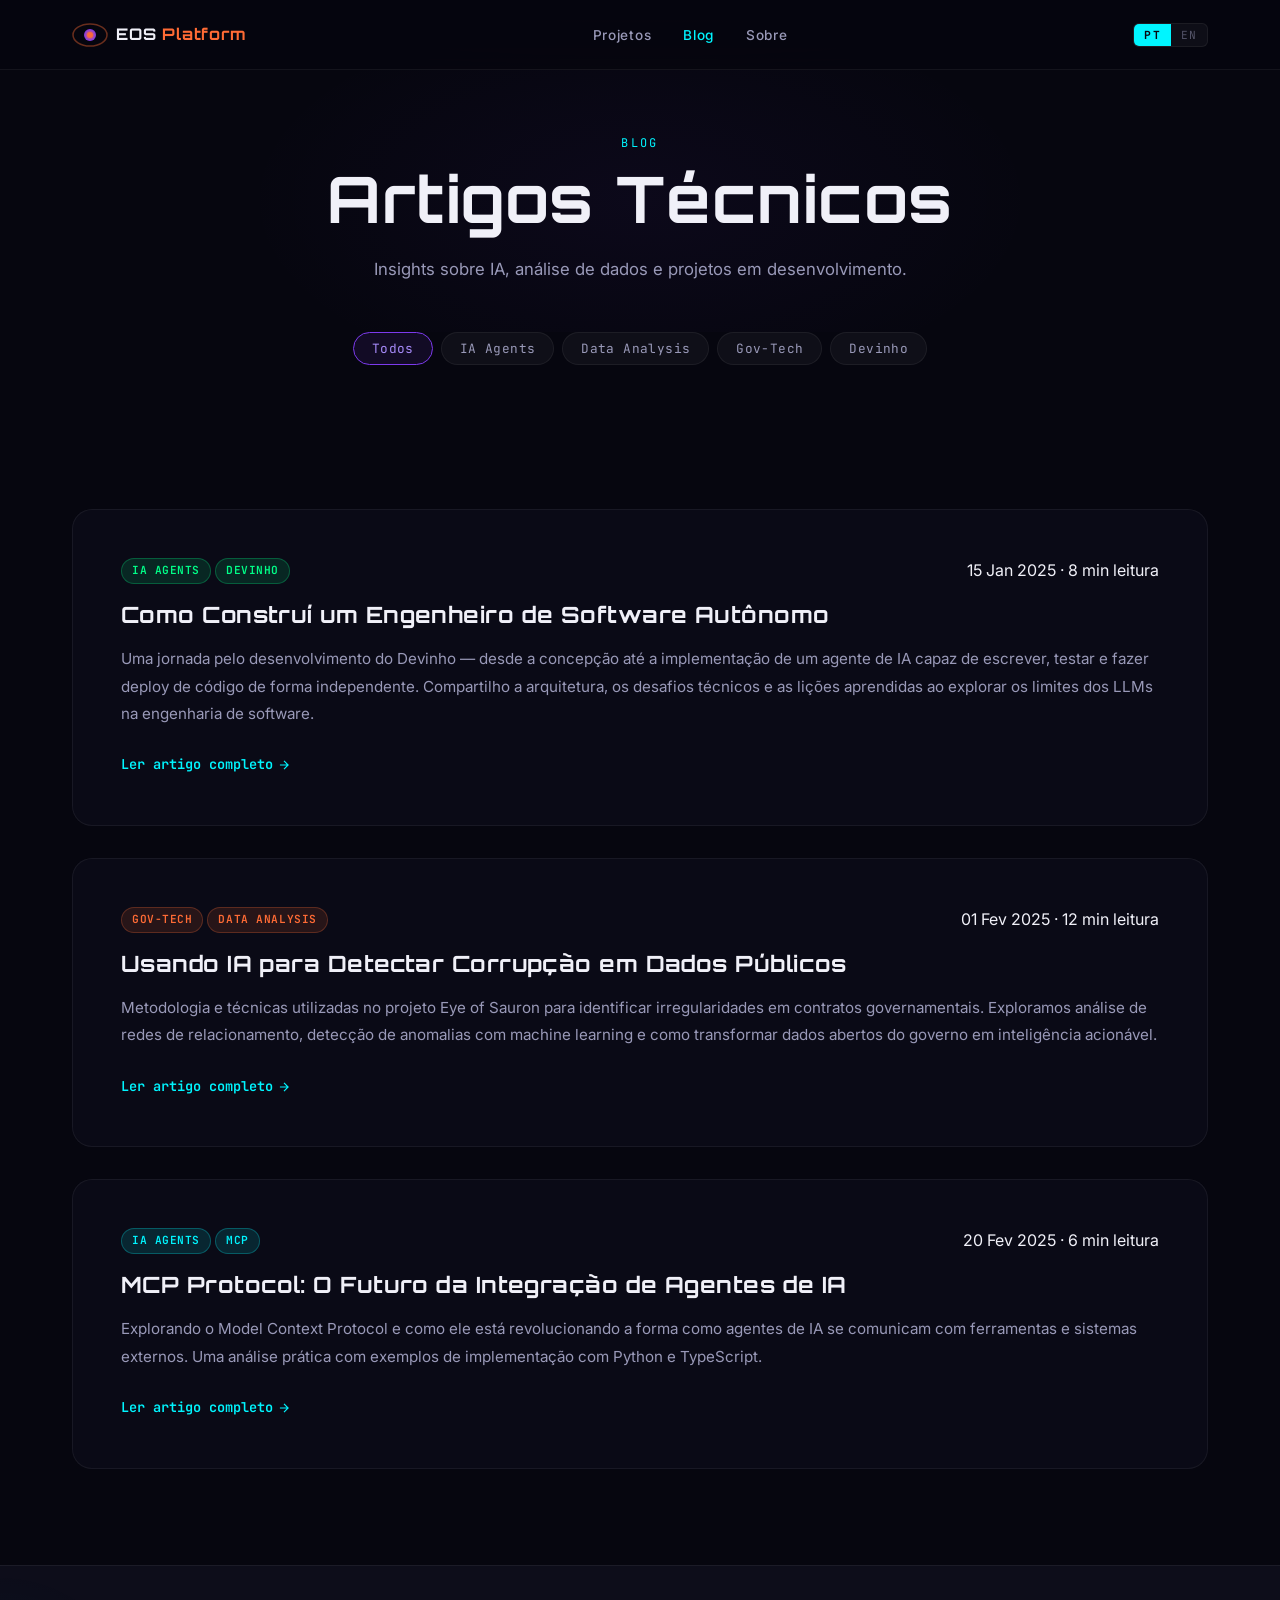
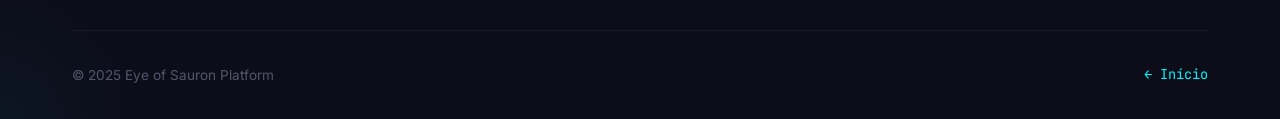
<file: blog/index.html>
<!DOCTYPE html>
<html lang="pt-BR">
<head>
  <meta charset="UTF-8" />
  <meta name="viewport" content="width=device-width, initial-scale=1.0" />
  <meta name="description" content="Blog técnico — Eye of Sauron Platform. Artigos sobre IA, análise de dados, agentes autônomos e projetos em desenvolvimento." />
  <title>Blog — Eye of Sauron Platform</title>
  <link rel="stylesheet" href="../assets/css/global.css" />
  <link rel="stylesheet" href="../assets/css/blog.css" />
  <link rel="icon" type="image/svg+xml" href="../assets/images/favicon.svg" />
</head>

<body>
  <!-- NAVBAR -->
  <nav class="navbar" id="navbar">
    <div class="container navbar-inner">
      <a href="../index.html" class="navbar-logo">
        <svg class="logo-eye" viewBox="0 0 36 36" fill="none"><ellipse cx="18" cy="18" rx="17" ry="11" stroke="#ff6b35" stroke-width="1.5" opacity="0.4"/><circle cx="18" cy="18" r="6" fill="url(#egBlog)"/><circle cx="18" cy="18" r="3" fill="#ff6b35" opacity="0.9"/><defs><radialGradient id="egBlog" cx="50%" cy="50%" r="50%"><stop offset="0%" stop-color="#ff6b35"/><stop offset="100%" stop-color="#7c3aed"/></radialGradient></defs></svg>
        <span>EOS <span class="accent">Platform</span></span>
      </a>
      <ul class="navbar-links" id="nav-links">
        <li><a href="../projects/index.html" data-i18n="nav.projects">Projetos</a></li>
        <li><a href="index.html" style="color: var(--neon-cyan)" data-i18n="nav.blog">Blog</a></li>
        <li><a href="../about.html" data-i18n="nav.about">Sobre</a></li>
      </ul>
      <div class="navbar-actions">
        <div class="lang-toggle"><button class="lang-btn active" data-lang="pt">PT</button><button class="lang-btn" data-lang="en">EN</button></div>
        <button class="navbar-hamburger" id="hamburger"><span></span><span></span><span></span></button>
      </div>
    </div>
  </nav>

  <!-- PAGE HEADER -->
  <header class="page-header">
    <div class="container">
      <div class="page-header-content reveal">
        <span class="section-label" data-i18n="blog.label">Blog</span>
        <h1 class="page-title" data-i18n="blog.title">Artigos Técnicos</h1>
        <p class="page-desc" data-i18n="blog.desc">
          Insights sobre IA, análise de dados e projetos em desenvolvimento.
        </p>
      </div>
    </div>
    <div class="page-header-glow" aria-hidden="true"></div>
  </header>

  <!-- BLOG FILTER -->
  <section class="filter-section">
    <div class="container">
      <div class="filter-bar reveal">
        <button class="filter-btn active" data-filter="all" id="blog-filter-all">Todos</button>
        <button class="filter-btn" data-filter="ai-agents" id="blog-filter-agents">IA Agents</button>
        <button class="filter-btn" data-filter="data-analysis" id="blog-filter-data">Data Analysis</button>
        <button class="filter-btn" data-filter="gov-tech" id="blog-filter-gov">Gov-Tech</button>
        <button class="filter-btn" data-filter="devinho" id="blog-filter-devinho">Devinho</button>
      </div>
    </div>
  </section>

  <!-- BLOG POSTS -->
  <main class="section">
    <div class="container">
      <div class="blog-full-grid">

        <!-- Post 1 -->
        <article class="blog-post-card card reveal" data-category="ai-agents devinho" id="blog-post-devinho">
          <div class="bpost-meta">
            <div class="bpost-tags">
              <span class="badge badge-green">IA Agents</span>
              <span class="badge badge-green">Devinho</span>
            </div>
            <time class="blog-date" datetime="2025-01-15">15 Jan 2025 · 8 min leitura</time>
          </div>
          <h2 class="bpost-title">Como Construí um Engenheiro de Software Autônomo</h2>
          <p class="bpost-excerpt">
            Uma jornada pelo desenvolvimento do Devinho — desde a concepção até a implementação de um agente de IA capaz de escrever, testar e fazer deploy de código de forma independente. Compartilho a arquitetura, os desafios técnicos e as lições aprendidas ao explorar os limites dos LLMs na engenharia de software.
          </p>
          <a href="como-construi-devinho.html" class="bpost-link" id="blog-post-devinho-link">
            Ler artigo completo
            <svg width="14" height="14" viewBox="0 0 24 24" fill="none" stroke="currentColor" stroke-width="2"><path d="M5 12h14M12 5l7 7-7 7"/></svg>
          </a>
        </article>

        <!-- Post 2 -->
        <article class="blog-post-card card reveal" data-category="gov-tech data-analysis" id="blog-post-corruption">
          <div class="bpost-meta">
            <div class="bpost-tags">
              <span class="badge badge-amber">Gov-Tech</span>
              <span class="badge badge-amber">Data Analysis</span>
            </div>
            <time class="blog-date" datetime="2025-02-01">01 Fev 2025 · 12 min leitura</time>
          </div>
          <h2 class="bpost-title">Usando IA para Detectar Corrupção em Dados Públicos</h2>
          <p class="bpost-excerpt">
            Metodologia e técnicas utilizadas no projeto Eye of Sauron para identificar irregularidades em contratos governamentais. Exploramos análise de redes de relacionamento, detecção de anomalias com machine learning e como transformar dados abertos do governo em inteligência acionável.
          </p>
          <a href="ia-detectar-corrupcao.html" class="bpost-link" id="blog-post-corruption-link">
            Ler artigo completo
            <svg width="14" height="14" viewBox="0 0 24 24" fill="none" stroke="currentColor" stroke-width="2"><path d="M5 12h14M12 5l7 7-7 7"/></svg>
          </a>
        </article>

        <!-- Post 3 -->
        <article class="blog-post-card card reveal" data-category="ai-agents" id="blog-post-mcp">
          <div class="bpost-meta">
            <div class="bpost-tags">
              <span class="badge badge-cyan">IA Agents</span>
              <span class="badge badge-cyan">MCP</span>
            </div>
            <time class="blog-date" datetime="2025-02-20">20 Fev 2025 · 6 min leitura</time>
          </div>
          <h2 class="bpost-title">MCP Protocol: O Futuro da Integração de Agentes de IA</h2>
          <p class="bpost-excerpt">
            Explorando o Model Context Protocol e como ele está revolucionando a forma como agentes de IA se comunicam com ferramentas e sistemas externos. Uma análise prática com exemplos de implementação com Python e TypeScript.
          </p>
          <a href="mcp-protocol-agentes-ia.html" class="bpost-link" id="blog-post-mcp-link">
            Ler artigo completo
            <svg width="14" height="14" viewBox="0 0 24 24" fill="none" stroke="currentColor" stroke-width="2"><path d="M5 12h14M12 5l7 7-7 7"/></svg>
          </a>
        </article>

      </div>
    </div>
  </main>

  <footer>
    <div class="container">
      <div class="footer-bottom" style="border-top: 1px solid var(--border-subtle); padding-top: var(--space-xl);">
        <p style="color: var(--text-muted); font-size: 0.85rem;">© 2025 Eye of Sauron Platform</p>
        <a href="../index.html" style="color: var(--neon-cyan); font-size: 0.85rem; font-family: var(--font-mono);">← Início</a>
      </div>
    </div>
  </footer>

  <script src="../assets/js/global.js"></script>
</body>
</html>
</file>
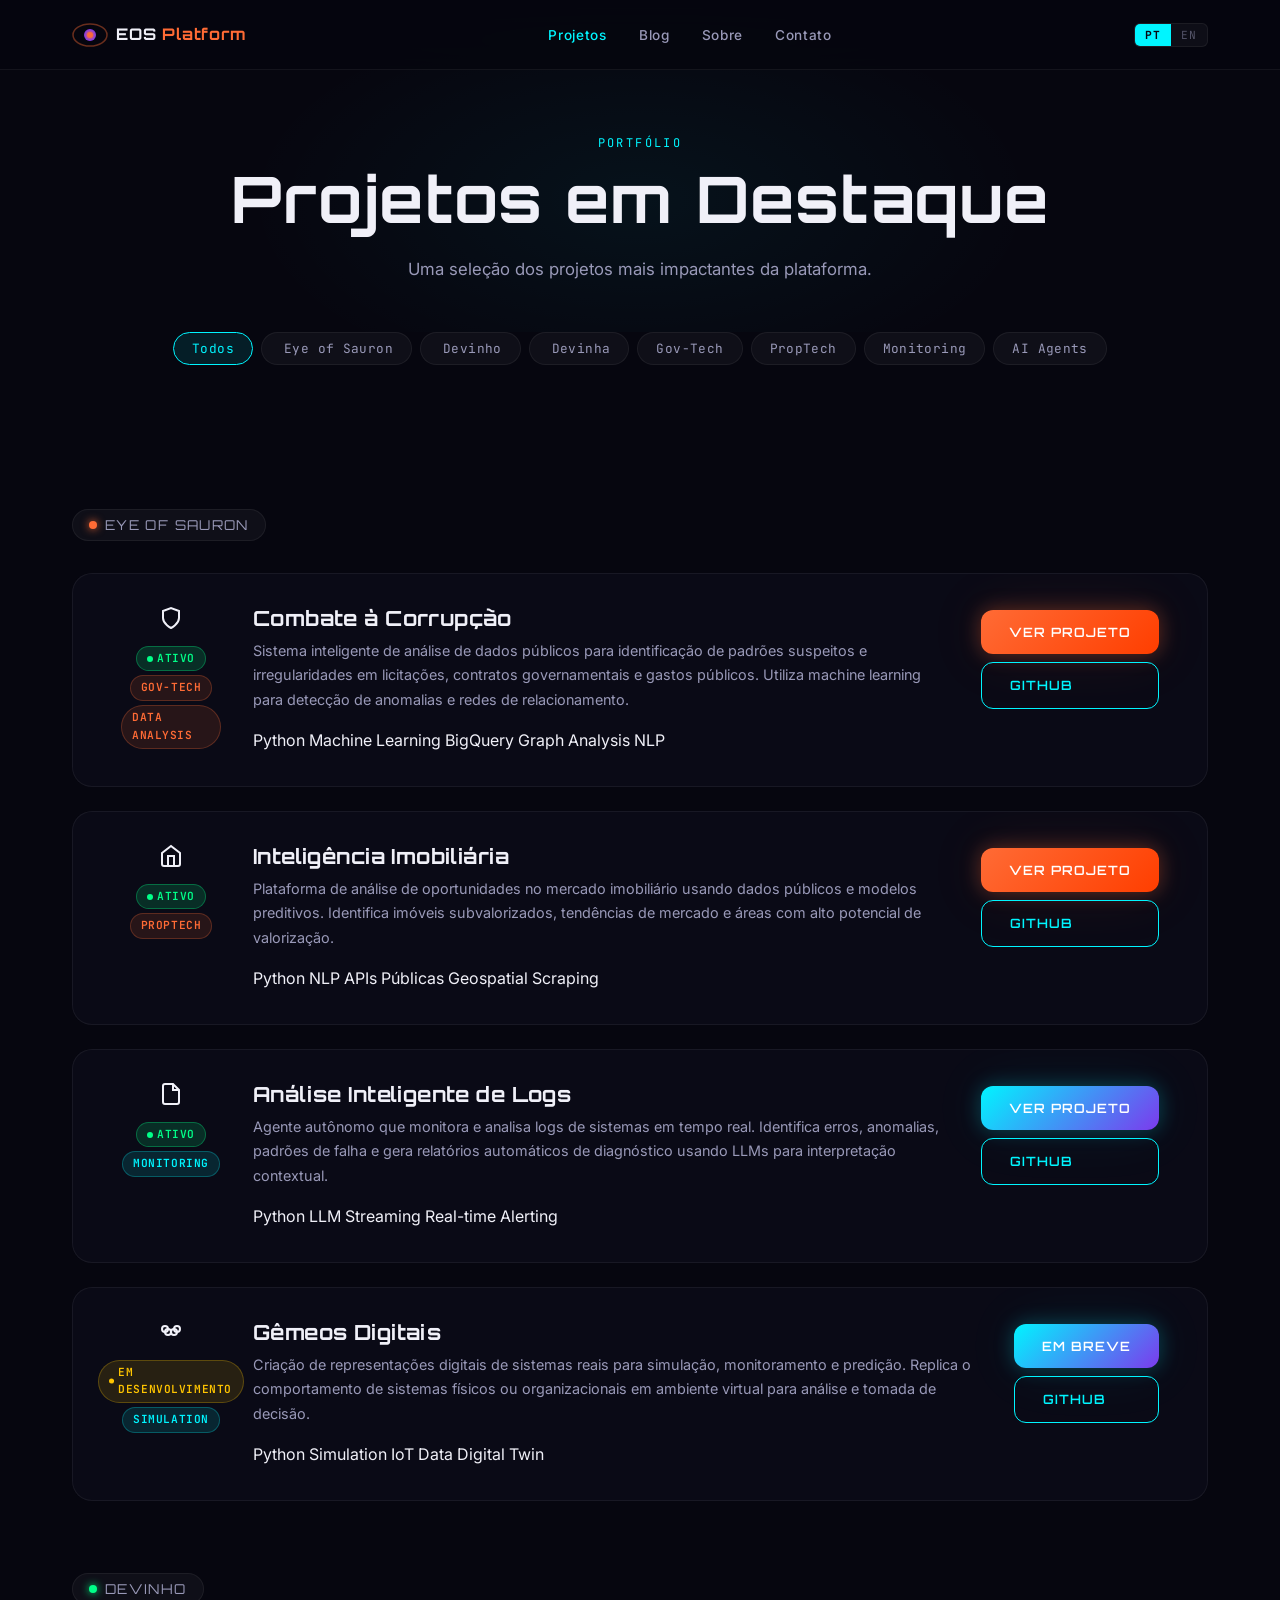
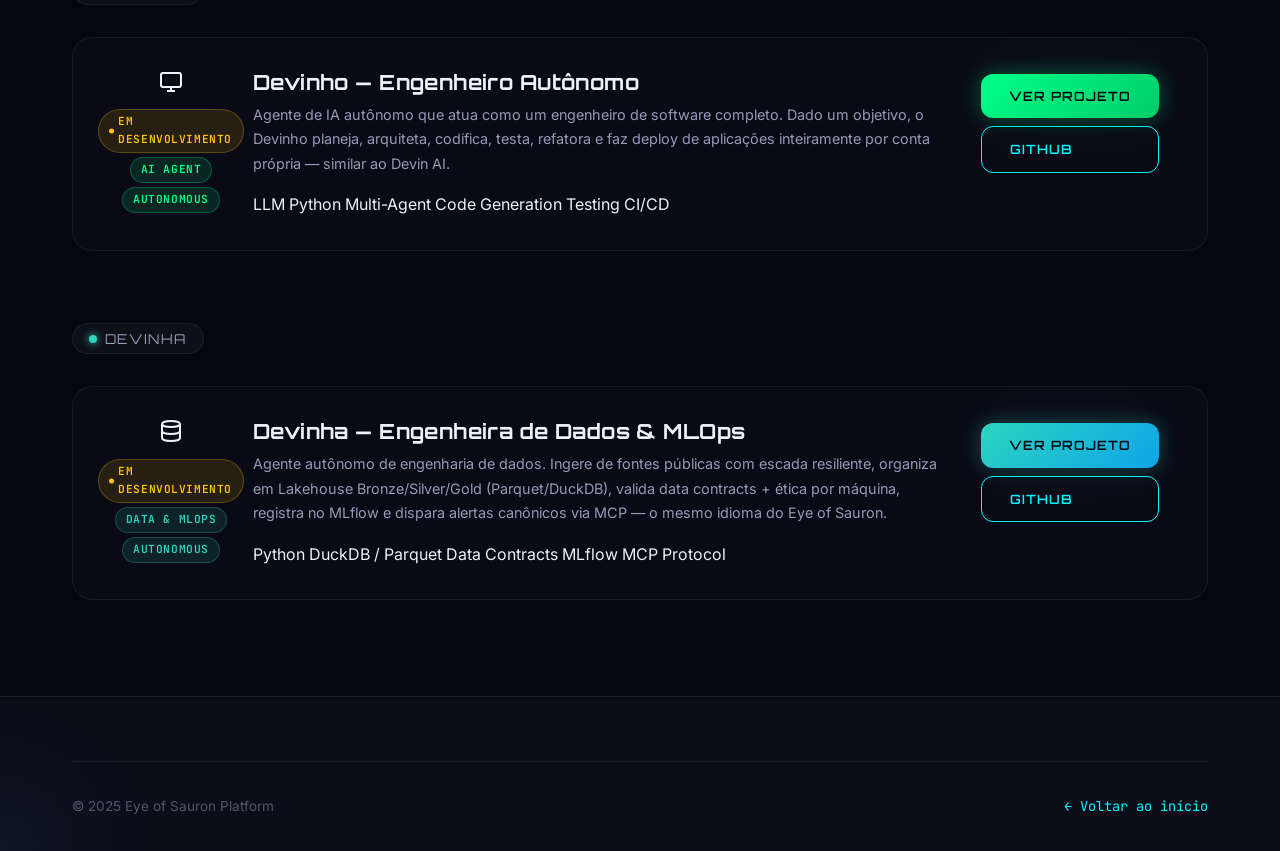
<file: projects/index.html>
<!DOCTYPE html>
<html lang="pt-BR">
<head>
  <meta charset="UTF-8" />
  <meta name="viewport" content="width=device-width, initial-scale=1.0" />
  <meta name="description" content="Catálogo completo de projetos da Eye of Sauron Platform — IA, Análise de Dados, Agentes Autônomos e mais." />
  <title>Projetos — Eye of Sauron Platform</title>
  <link rel="stylesheet" href="../assets/css/global.css" />
  <link rel="stylesheet" href="../assets/css/projects.css" />
  <link rel="icon" type="image/svg+xml" href="../assets/images/favicon.svg" />
</head>

<body>
  <!-- NAVBAR -->
  <nav class="navbar" id="navbar">
    <div class="container navbar-inner">
      <a href="../index.html" class="navbar-logo">
        <svg class="logo-eye" viewBox="0 0 36 36" fill="none">
          <ellipse cx="18" cy="18" rx="17" ry="11" stroke="#ff6b35" stroke-width="1.5" opacity="0.4"/>
          <circle cx="18" cy="18" r="6" fill="url(#eyeGradP)"/>
          <circle cx="18" cy="18" r="3" fill="#ff6b35" opacity="0.9"/>
          <defs><radialGradient id="eyeGradP" cx="50%" cy="50%" r="50%"><stop offset="0%" stop-color="#ff6b35"/><stop offset="100%" stop-color="#7c3aed"/></radialGradient></defs>
        </svg>
        <span>EOS <span class="accent">Platform</span></span>
      </a>
      <ul class="navbar-links" id="nav-links">
        <li><a href="index.html" style="color: var(--neon-cyan)" data-i18n="nav.projects">Projetos</a></li>
        <li><a href="../blog/index.html" data-i18n="nav.blog">Blog</a></li>
        <li><a href="../about.html" data-i18n="nav.about">Sobre</a></li>
        <li><a href="../index.html#contact" data-i18n="nav.contact">Contato</a></li>
      </ul>
      <div class="navbar-actions">
        <div class="lang-toggle"><button class="lang-btn active" data-lang="pt">PT</button><button class="lang-btn" data-lang="en">EN</button></div>
        <button class="navbar-hamburger" id="hamburger"><span></span><span></span><span></span></button>
      </div>
    </div>
  </nav>

  <!-- PAGE HEADER -->
  <header class="page-header">
    <div class="container">
      <div class="page-header-content reveal">
        <span class="section-label" data-i18n="projects.label">Portfólio</span>
        <h1 class="page-title" data-i18n="projects.title">Projetos em Destaque</h1>
        <p class="page-desc" data-i18n="projects.desc">
          Uma seleção dos projetos mais impactantes da plataforma.
        </p>
      </div>
    </div>
    <div class="page-header-glow" aria-hidden="true"></div>
  </header>

  <!-- FILTER BAR -->
  <section class="filter-section">
    <div class="container">
      <div class="filter-bar reveal">
        <button class="filter-btn active" data-filter="all" id="filter-all">Todos</button>
        <button class="filter-btn" data-filter="eye-of-sauron" id="filter-eos">
          <span class="dot dot-amber"></span> Eye of Sauron
        </button>
        <button class="filter-btn" data-filter="devinho" id="filter-devinho">
          <span class="dot dot-green"></span> Devinho
        </button>
        <button class="filter-btn" data-filter="devinha" id="filter-devinha">
          <span class="dot dot-teal"></span> Devinha
        </button>
        <button class="filter-btn" data-filter="gov-tech" id="filter-govtech">Gov-Tech</button>
        <button class="filter-btn" data-filter="prop-tech" id="filter-proptech">PropTech</button>
        <button class="filter-btn" data-filter="monitoring" id="filter-monitoring">Monitoring</button>
        <button class="filter-btn" data-filter="ai-agents" id="filter-aiagents">AI Agents</button>
      </div>
    </div>
  </section>

  <!-- PROJECTS GRID -->
  <main class="section">
    <div class="container">
      <div class="projects-full-grid">

        <!-- EYE OF SAURON GROUP -->
        <div class="projects-group reveal">
          <div class="group-label">
            <div class="group-dot group-dot-amber"></div>
            <span>Eye of Sauron</span>
          </div>
        </div>

        <!-- Project: Anti-Corruption -->
        <article class="project-card-full card card-amber reveal" data-category="eye-of-sauron data-analysis gov-tech" id="proj-anticorruption">
          <div class="pcf-left">
            <div class="project-icon project-icon-amber">
              <svg width="24" height="24" viewBox="0 0 24 24" fill="none" stroke="currentColor" stroke-width="2"><path d="M12 22s8-4 8-10V5l-8-3-8 3v7c0 6 8 10 8 10z"/></svg>
            </div>
            <div class="pcf-meta">
              <span class="badge badge-status-active"><svg width="6" height="6" viewBox="0 0 6 6" fill="currentColor"><circle cx="3" cy="3" r="3"/></svg><span data-i18n="status.active">Ativo</span></span>
              <span class="badge badge-amber">Gov-Tech</span>
              <span class="badge badge-amber">Data Analysis</span>
            </div>
          </div>
          <div class="pcf-body">
            <h2 class="pcf-title">Combate à Corrupção</h2>
            <p class="pcf-desc">Sistema inteligente de análise de dados públicos para identificação de padrões suspeitos e irregularidades em licitações, contratos governamentais e gastos públicos. Utiliza machine learning para detecção de anomalias e redes de relacionamento.</p>
            <div class="pcf-tech">
              <span class="tech-tag">Python</span>
              <span class="tech-tag">Machine Learning</span>
              <span class="tech-tag">BigQuery</span>
              <span class="tech-tag">Graph Analysis</span>
              <span class="tech-tag">NLP</span>
            </div>
          </div>
          <div class="pcf-actions">
            <a href="eye-of-sauron/anti-corruption.html" class="btn btn-amber" id="proj-anticorruption-detail">Ver Projeto</a>
            <a href="#" class="btn btn-outline" target="_blank" rel="noopener" id="proj-anticorruption-github">GitHub</a>
          </div>
        </article>

        <!-- Project: Real Estate -->
        <article class="project-card-full card card-amber reveal" data-category="eye-of-sauron data-analysis prop-tech" id="proj-realestate">
          <div class="pcf-left">
            <div class="project-icon project-icon-amber">
              <svg width="24" height="24" viewBox="0 0 24 24" fill="none" stroke="currentColor" stroke-width="2"><path d="M3 9l9-7 9 7v11a2 2 0 01-2 2H5a2 2 0 01-2-2z"/><polyline points="9 22 9 12 15 12 15 22"/></svg>
            </div>
            <div class="pcf-meta">
              <span class="badge badge-status-active"><svg width="6" height="6" viewBox="0 0 6 6" fill="currentColor"><circle cx="3" cy="3" r="3"/></svg><span data-i18n="status.active">Ativo</span></span>
              <span class="badge badge-amber">PropTech</span>
            </div>
          </div>
          <div class="pcf-body">
            <h2 class="pcf-title">Inteligência Imobiliária</h2>
            <p class="pcf-desc">Plataforma de análise de oportunidades no mercado imobiliário usando dados públicos e modelos preditivos. Identifica imóveis subvalorizados, tendências de mercado e áreas com alto potencial de valorização.</p>
            <div class="pcf-tech">
              <span class="tech-tag">Python</span>
              <span class="tech-tag">NLP</span>
              <span class="tech-tag">APIs Públicas</span>
              <span class="tech-tag">Geospatial</span>
              <span class="tech-tag">Scraping</span>
            </div>
          </div>
          <div class="pcf-actions">
            <a href="eye-of-sauron/real-estate.html" class="btn btn-amber" id="proj-realestate-detail">Ver Projeto</a>
            <a href="#" class="btn btn-outline" target="_blank" rel="noopener" id="proj-realestate-github">GitHub</a>
          </div>
        </article>

        <!-- Project: Log Analysis -->
        <article class="project-card-full card reveal" data-category="eye-of-sauron monitoring data-analysis" id="proj-logs">
          <div class="pcf-left">
            <div class="project-icon project-icon-cyan">
              <svg width="24" height="24" viewBox="0 0 24 24" fill="none" stroke="currentColor" stroke-width="2"><path d="M14 2H6a2 2 0 00-2 2v16a2 2 0 002 2h12a2 2 0 002-2V8z"/><polyline points="14 2 14 8 20 8"/></svg>
            </div>
            <div class="pcf-meta">
              <span class="badge badge-status-active"><svg width="6" height="6" viewBox="0 0 6 6" fill="currentColor"><circle cx="3" cy="3" r="3"/></svg><span data-i18n="status.active">Ativo</span></span>
              <span class="badge badge-cyan">Monitoring</span>
            </div>
          </div>
          <div class="pcf-body">
            <h2 class="pcf-title">Análise Inteligente de Logs</h2>
            <p class="pcf-desc">Agente autônomo que monitora e analisa logs de sistemas em tempo real. Identifica erros, anomalias, padrões de falha e gera relatórios automáticos de diagnóstico usando LLMs para interpretação contextual.</p>
            <div class="pcf-tech">
              <span class="tech-tag">Python</span>
              <span class="tech-tag">LLM</span>
              <span class="tech-tag">Streaming</span>
              <span class="tech-tag">Real-time</span>
              <span class="tech-tag">Alerting</span>
            </div>
          </div>
          <div class="pcf-actions">
            <a href="eye-of-sauron/log-analysis.html" class="btn btn-primary" id="proj-logs-detail">Ver Projeto</a>
            <a href="#" class="btn btn-outline" target="_blank" rel="noopener" id="proj-logs-github">GitHub</a>
          </div>
        </article>

        <!-- Project: Digital Twins -->
        <article class="project-card-full card reveal" data-category="eye-of-sauron monitoring simulation" id="proj-twins">
          <div class="pcf-left">
            <div class="project-icon project-icon-cyan">
              <svg width="24" height="24" viewBox="0 0 24 24" fill="none" stroke="currentColor" stroke-width="2"><circle cx="9" cy="12" r="3"/><circle cx="15" cy="12" r="3"/><path d="M6 12a3 3 0 000-6h0a3 3 0 000 6"/><path d="M18 12a3 3 0 010-6h0a3 3 0 010 6"/></svg>
            </div>
            <div class="pcf-meta">
              <span class="badge badge-status-development"><svg width="6" height="6" viewBox="0 0 6 6" fill="currentColor"><circle cx="3" cy="3" r="3"/></svg><span data-i18n="status.development">Em Desenvolvimento</span></span>
              <span class="badge badge-cyan">Simulation</span>
            </div>
          </div>
          <div class="pcf-body">
            <h2 class="pcf-title">Gêmeos Digitais</h2>
            <p class="pcf-desc">Criação de representações digitais de sistemas reais para simulação, monitoramento e predição. Replica o comportamento de sistemas físicos ou organizacionais em ambiente virtual para análise e tomada de decisão.</p>
            <div class="pcf-tech">
              <span class="tech-tag">Python</span>
              <span class="tech-tag">Simulation</span>
              <span class="tech-tag">IoT Data</span>
              <span class="tech-tag">Digital Twin</span>
            </div>
          </div>
          <div class="pcf-actions">
            <a href="#" class="btn btn-primary" id="proj-twins-detail">Em Breve</a>
            <a href="#" class="btn btn-outline" target="_blank" rel="noopener" id="proj-twins-github">GitHub</a>
          </div>
        </article>

        <!-- DEVINHO GROUP -->
        <div class="projects-group reveal" style="margin-top: var(--space-2xl);">
          <div class="group-label">
            <div class="group-dot group-dot-green"></div>
            <span>Devinho</span>
          </div>
        </div>

        <!-- Project: Devinho -->
        <article class="project-card-full card card-green reveal" data-category="devinho ai-agents autonomous" id="proj-devinho">
          <div class="pcf-left">
            <div class="project-icon project-icon-green">
              <svg width="24" height="24" viewBox="0 0 24 24" fill="none" stroke="currentColor" stroke-width="2"><rect x="2" y="3" width="20" height="14" rx="2"/><line x1="8" y1="21" x2="16" y2="21"/><line x1="12" y1="17" x2="12" y2="21"/></svg>
            </div>
            <div class="pcf-meta">
              <span class="badge badge-status-development"><svg width="6" height="6" viewBox="0 0 6 6" fill="currentColor"><circle cx="3" cy="3" r="3"/></svg><span data-i18n="status.development">Em Desenvolvimento</span></span>
              <span class="badge badge-green">AI Agent</span>
              <span class="badge badge-green">Autonomous</span>
            </div>
          </div>
          <div class="pcf-body">
            <h2 class="pcf-title">Devinho — Engenheiro Autônomo</h2>
            <p class="pcf-desc">Agente de IA autônomo que atua como um engenheiro de software completo. Dado um objetivo, o Devinho planeja, arquiteta, codifica, testa, refatora e faz deploy de aplicações inteiramente por conta própria — similar ao Devin AI.</p>
            <div class="pcf-tech">
              <span class="tech-tag">LLM</span>
              <span class="tech-tag">Python</span>
              <span class="tech-tag">Multi-Agent</span>
              <span class="tech-tag">Code Generation</span>
              <span class="tech-tag">Testing</span>
              <span class="tech-tag">CI/CD</span>
            </div>
          </div>
          <div class="pcf-actions">
            <a href="devinho/index.html" class="btn btn-green" id="proj-devinho-detail">Ver Projeto</a>
            <a href="#" class="btn btn-outline" target="_blank" rel="noopener" id="proj-devinho-github">GitHub</a>
          </div>
        </article>

        <!-- DEVINHA GROUP -->
        <div class="projects-group reveal" style="margin-top: var(--space-2xl);">
          <div class="group-label">
            <div class="group-dot group-dot-teal"></div>
            <span>Devinha</span>
          </div>
        </div>

        <!-- Project: Devinha -->
        <article class="project-card-full card card-teal reveal" data-category="devinha data-analysis ai-agents autonomous" id="proj-devinha">
          <div class="pcf-left">
            <div class="project-icon project-icon-teal">
              <svg width="24" height="24" viewBox="0 0 24 24" fill="none" stroke="currentColor" stroke-width="2"><ellipse cx="12" cy="5" rx="9" ry="3"/><path d="M3 5v14a9 3 0 0018 0V5"/><path d="M3 12a9 3 0 0018 0"/></svg>
            </div>
            <div class="pcf-meta">
              <span class="badge badge-status-development"><svg width="6" height="6" viewBox="0 0 6 6" fill="currentColor"><circle cx="3" cy="3" r="3"/></svg><span data-i18n="status.development">Em Desenvolvimento</span></span>
              <span class="badge badge-teal">Data &amp; MLOps</span>
              <span class="badge badge-teal">Autonomous</span>
            </div>
          </div>
          <div class="pcf-body">
            <h2 class="pcf-title">Devinha — Engenheira de Dados &amp; MLOps</h2>
            <p class="pcf-desc">Agente autônomo de engenharia de dados. Ingere de fontes públicas com escada resiliente, organiza em Lakehouse Bronze/Silver/Gold (Parquet/DuckDB), valida data contracts + ética por máquina, registra no MLflow e dispara alertas canônicos via MCP — o mesmo idioma do Eye of Sauron.</p>
            <div class="pcf-tech">
              <span class="tech-tag">Python</span>
              <span class="tech-tag">DuckDB / Parquet</span>
              <span class="tech-tag">Data Contracts</span>
              <span class="tech-tag">MLflow</span>
              <span class="tech-tag">MCP Protocol</span>
            </div>
          </div>
          <div class="pcf-actions">
            <a href="devinha/index.html" class="btn btn-teal" id="proj-devinha-detail">Ver Projeto</a>
            <a href="https://github.com/EddieDevLife/Devinho-v3" class="btn btn-outline" target="_blank" rel="noopener" id="proj-devinha-github">GitHub</a>
          </div>
        </article>

      </div>
    </div>
  </main>

  <!-- FOOTER -->
  <footer>
    <div class="container">
      <div class="footer-bottom" style="border-top: 1px solid var(--border-subtle); padding-top: var(--space-xl);">
        <p style="color: var(--text-muted); font-size: 0.85rem;">© 2025 Eye of Sauron Platform</p>
        <a href="../index.html" style="color: var(--neon-cyan); font-size: 0.85rem; font-family: var(--font-mono);">← Voltar ao início</a>
      </div>
    </div>
  </footer>

  <script src="../assets/js/global.js"></script>
</body>
</html>
</file>
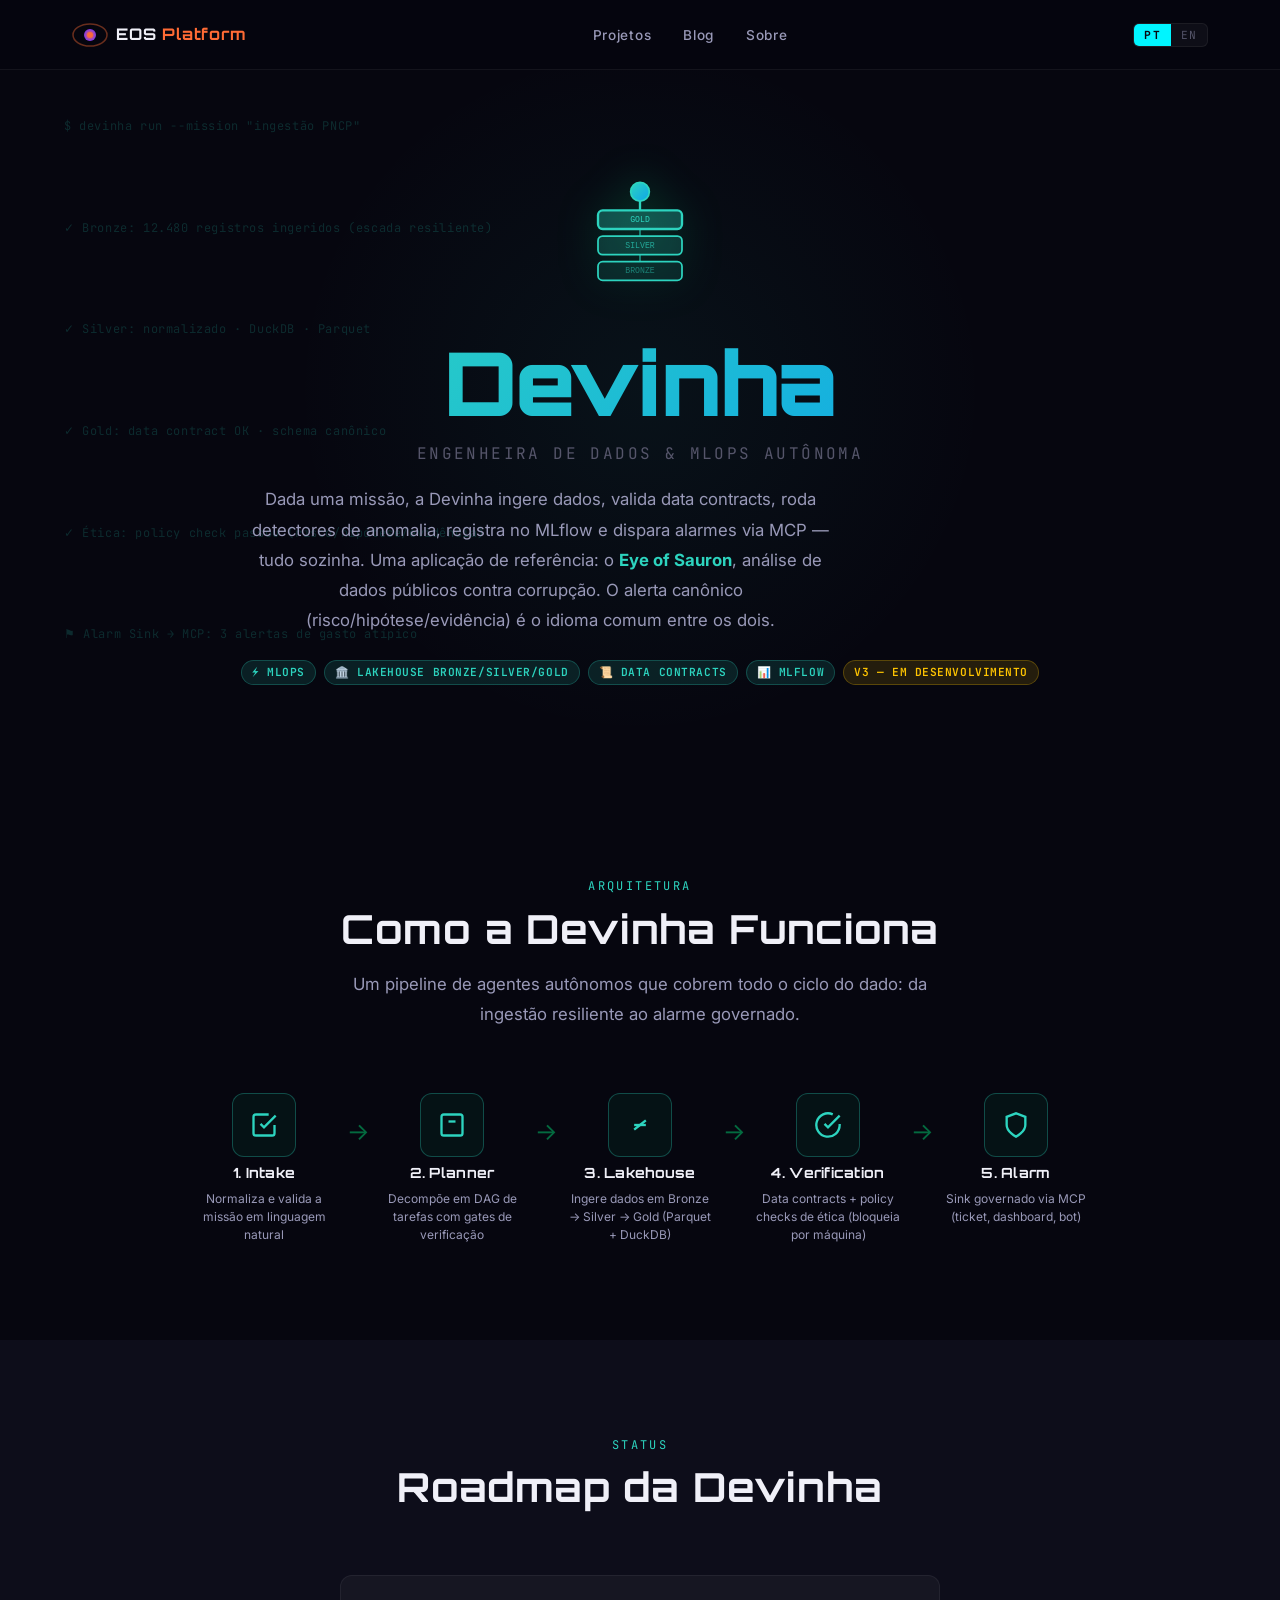
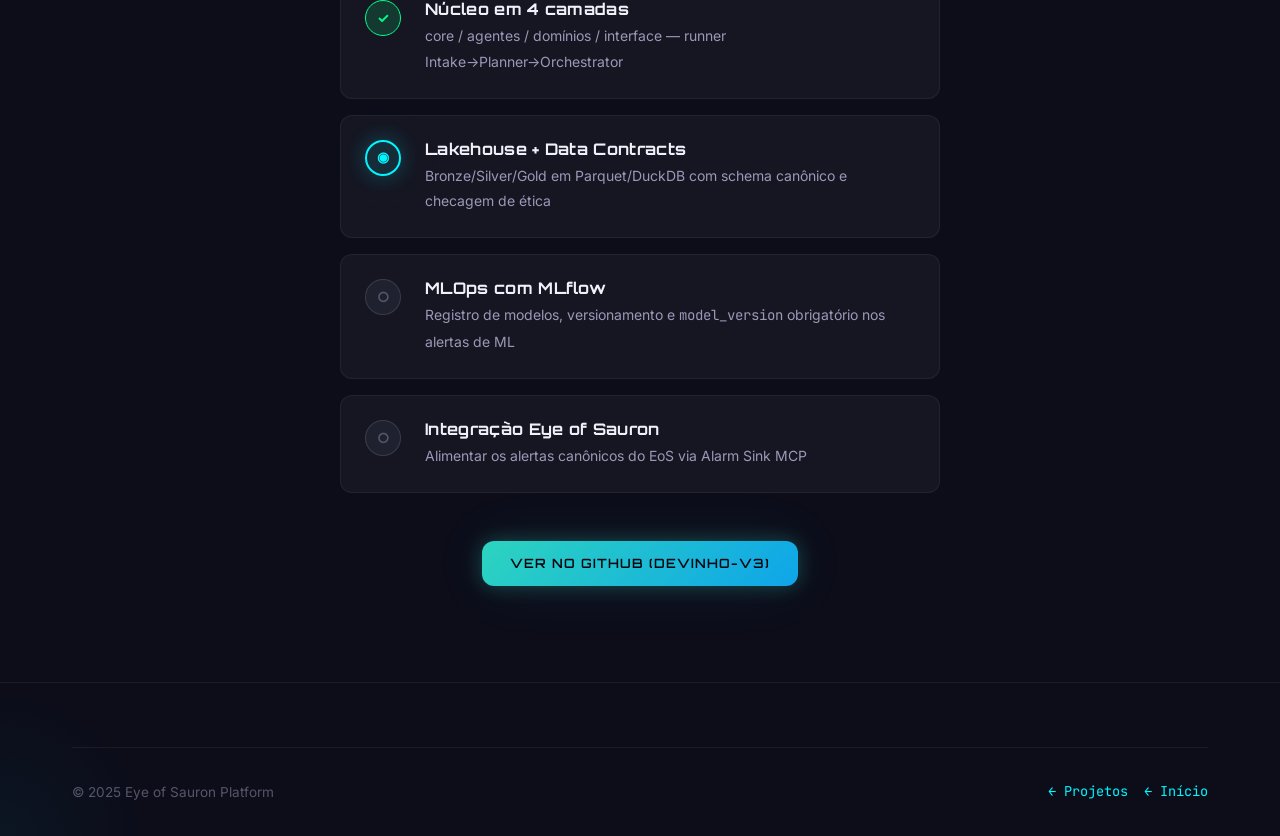
<file: projects/devinha/index.html>
<!DOCTYPE html>
<html lang="pt-BR">
<head>
  <meta charset="UTF-8" />
  <meta name="viewport" content="width=device-width, initial-scale=1.0" />
  <meta name="description" content="Devinha — Engenheira de Dados & MLOps Autônoma. Ingere, valida em arquitetura Medalhão (Bronze/Silver/Gold) e garante compliance ético por máquina." />
  <title>Devinha — EOS Platform</title>
  <link rel="stylesheet" href="../../assets/css/global.css" />
  <link rel="stylesheet" href="../../assets/css/brand-hub.css" />
  <link rel="icon" type="image/svg+xml" href="../../assets/images/favicon.svg" />
</head>

<body class="brand-teal">
  <!-- NAVBAR -->
  <nav class="navbar" id="navbar">
    <div class="container navbar-inner">
      <a href="../../index.html" class="navbar-logo">
        <svg class="logo-eye" viewBox="0 0 36 36" fill="none"><ellipse cx="18" cy="18" rx="17" ry="11" stroke="#ff6b35" stroke-width="1.5" opacity="0.4"/><circle cx="18" cy="18" r="6" fill="url(#egD)"/><circle cx="18" cy="18" r="3" fill="#ff6b35" opacity="0.9"/><defs><radialGradient id="egD" cx="50%" cy="50%" r="50%"><stop offset="0%" stop-color="#ff6b35"/><stop offset="100%" stop-color="#7c3aed"/></radialGradient></defs></svg>
        <span>EOS <span class="accent">Platform</span></span>
      </a>
      <ul class="navbar-links" id="nav-links">
        <li><a href="../index.html" data-i18n="nav.projects">Projetos</a></li>
        <li><a href="../../blog/index.html" data-i18n="nav.blog">Blog</a></li>
        <li><a href="../../about.html" data-i18n="nav.about">Sobre</a></li>
      </ul>
      <div class="navbar-actions">
        <div class="lang-toggle"><button class="lang-btn active" data-lang="pt">PT</button><button class="lang-btn" data-lang="en">EN</button></div>
        <button class="navbar-hamburger" id="hamburger"><span></span><span></span><span></span></button>
      </div>
    </div>
  </nav>

  <!-- BRAND HERO -->
  <header class="brand-hero brand-hero-teal">
    <div class="brand-hero-bg" aria-hidden="true">
      <div class="brand-hero-glow brand-hero-glow-teal"></div>
      <!-- Pipeline lines animation -->
      <div class="terminal-bg terminal-bg-teal" aria-hidden="true">
        <div class="term-line" style="top:15%; animation-delay:0s">$ devinha run --mission "ingestão PNCP"</div>
        <div class="term-line" style="top:28%; animation-delay:0.8s">✓ Bronze: 12.480 registros ingeridos (escada resiliente)</div>
        <div class="term-line" style="top:41%; animation-delay:1.6s">✓ Silver: normalizado · DuckDB · Parquet</div>
        <div class="term-line" style="top:54%; animation-delay:2.4s">✓ Gold: data contract OK · schema canônico</div>
        <div class="term-line" style="top:67%; animation-delay:3.2s">✓ Ética: policy check passou (risco/hipótese/evidência)</div>
        <div class="term-line" style="top:80%; animation-delay:4.0s">⚑ Alarm Sink → MCP: 3 alertas de gasto atípico</div>
      </div>
    </div>

    <div class="container brand-hero-content">
      <div class="animate-fade-up">
        <div class="brand-robot-icon">
          <svg viewBox="0 0 120 120" fill="none" xmlns="http://www.w3.org/2000/svg">
            <!-- Medallion lakehouse -->
            <rect x="24" y="82" width="72" height="16" rx="4" fill="rgba(45,212,191,0.10)" stroke="#2dd4bf" stroke-width="1.5"/>
            <rect x="24" y="60" width="72" height="16" rx="4" fill="rgba(45,212,191,0.18)" stroke="#2dd4bf" stroke-width="1.5"/>
            <rect x="24" y="38" width="72" height="16" rx="4" fill="rgba(45,212,191,0.30)" stroke="#2dd4bf" stroke-width="2"/>
            <!-- Flow node -->
            <circle cx="60" cy="22" r="8" fill="url(#dhaGrad)" stroke="#2dd4bf" stroke-width="1.5"/>
            <line x1="60" y1="30" x2="60" y2="38" stroke="#2dd4bf" stroke-width="2"/>
            <line x1="60" y1="54" x2="60" y2="60" stroke="#2dd4bf" stroke-width="1.5" opacity="0.6"/>
            <line x1="60" y1="76" x2="60" y2="82" stroke="#2dd4bf" stroke-width="1.5" opacity="0.6"/>
            <text x="60" y="48" text-anchor="middle" font-size="7" fill="#2dd4bf" font-family="monospace">GOLD</text>
            <text x="60" y="70" text-anchor="middle" font-size="7" fill="#2dd4bf" opacity="0.7" font-family="monospace">SILVER</text>
            <text x="60" y="92" text-anchor="middle" font-size="7" fill="#2dd4bf" opacity="0.5" font-family="monospace">BRONZE</text>
            <defs>
              <linearGradient id="dhaGrad" x1="0" y1="0" x2="1" y2="1">
                <stop offset="0%" stop-color="#2dd4bf"/>
                <stop offset="100%" stop-color="#0ea5e9"/>
              </linearGradient>
            </defs>
          </svg>
        </div>
        <h1 class="brand-hero-title gradient-text-teal">Devinha</h1>
        <p class="brand-hero-tagline">Engenheira de Dados &amp; MLOps Autônoma</p>
        <p class="brand-hero-desc">
          Dada uma missão, a Devinha ingere dados, valida data contracts, roda detectores de anomalia, registra no MLflow e dispara alarmes via MCP — tudo sozinha. Uma aplicação de referência: o <strong style="color: var(--neon-teal)">Eye of Sauron</strong>, análise de dados públicos contra corrupção. O alerta canônico (risco/hipótese/evidência) é o idioma comum entre os dois.
        </p>
        <div class="brand-hero-badges">
          <span class="badge badge-teal">⚡ MLOps</span>
          <span class="badge badge-teal">🏛️ Lakehouse Bronze/Silver/Gold</span>
          <span class="badge badge-teal">📜 Data Contracts</span>
          <span class="badge badge-teal">📊 MLflow</span>
          <span class="badge badge-status-development">v3 — Em Desenvolvimento</span>
        </div>
      </div>
    </div>
  </header>

  <!-- HOW IT WORKS -->
  <section class="section">
    <div class="container">
      <div class="section-header reveal">
        <span class="section-label" style="color: var(--neon-teal)">Arquitetura</span>
        <h2 class="section-title">Como a Devinha Funciona</h2>
        <p class="section-desc">Um pipeline de agentes autônomos que cobrem todo o ciclo do dado: da ingestão resiliente ao alarme governado.</p>
      </div>

      <div class="devinho-pipeline reveal">
        <div class="pipeline-step">
          <div class="pipe-icon" style="border-color: rgba(45,212,191,0.3); color: var(--neon-teal)">
            <svg width="28" height="28" viewBox="0 0 24 24" fill="none" stroke="currentColor" stroke-width="2"><path d="M9 11l3 3L22 4"/><path d="M21 12v7a2 2 0 01-2 2H5a2 2 0 01-2-2V5a2 2 0 012-2h11"/></svg>
          </div>
          <h4>1. Intake</h4>
          <p>Normaliza e valida a missão em linguagem natural</p>
        </div>
        <div class="pipeline-arrow">→</div>
        <div class="pipeline-step">
          <div class="pipe-icon" style="border-color: rgba(45,212,191,0.3); color: var(--neon-teal)">
            <svg width="28" height="28" viewBox="0 0 24 24" fill="none" stroke="currentColor" stroke-width="2"><rect x="3" y="3" width="18" height="18" rx="2"/><line x1="9" y1="9" x2="15" y2="9"/></svg>
          </div>
          <h4>2. Planner</h4>
          <p>Decompõe em DAG de tarefas com gates de verificação</p>
        </div>
        <div class="pipeline-arrow">→</div>
        <div class="pipeline-step">
          <div class="pipe-icon" style="border-color: rgba(45,212,191,0.3); color: var(--neon-teal)">
            <svg width="28" height="28" viewBox="0 0 24 24" fill="none" stroke="currentColor" stroke-width="2"><polyline points="7 16 12 12 17 8"/><line x1="7" y1="12" x2="17" y2="12"/></svg>
          </div>
          <h4>3. Lakehouse</h4>
          <p>Ingere dados em Bronze → Silver → Gold (Parquet + DuckDB)</p>
        </div>
        <div class="pipeline-arrow">→</div>
        <div class="pipeline-step">
          <div class="pipe-icon" style="border-color: rgba(45,212,191,0.3); color: var(--neon-teal)">
            <svg width="28" height="28" viewBox="0 0 24 24" fill="none" stroke="currentColor" stroke-width="2"><path d="M22 11.08V12a10 10 0 11-5.93-9.14"/><polyline points="22 4 12 14.01 9 11.01"/></svg>
          </div>
          <h4>4. Verification</h4>
          <p>Data contracts + policy checks de ética (bloqueia por máquina)</p>
        </div>
        <div class="pipeline-arrow">→</div>
        <div class="pipeline-step">
          <div class="pipe-icon" style="border-color: rgba(45,212,191,0.3); color: var(--neon-teal)">
            <svg width="28" height="28" viewBox="0 0 24 24" fill="none" stroke="currentColor" stroke-width="2"><path d="M12 22s8-4 8-10V5l-8-3-8 3v7c0 6 8 10 8 10z"/></svg>
          </div>
          <h4>5. Alarm</h4>
          <p>Sink governado via MCP (ticket, dashboard, bot)</p>
        </div>
      </div>
    </div>
  </section>

  <!-- STATUS -->
  <section class="section" style="background: var(--bg-secondary)">
    <div class="container">
      <div class="section-header reveal">
        <span class="section-label" style="color: var(--neon-teal)">Status</span>
        <h2 class="section-title">Roadmap da Devinha</h2>
      </div>
      <div class="roadmap reveal">
        <div class="roadmap-item roadmap-done">
          <div class="rm-dot rm-done">✓</div>
          <div class="rm-content">
            <h4>Núcleo em 4 camadas</h4>
            <p>core / agentes / domínios / interface — runner Intake→Planner→Orchestrator</p>
          </div>
        </div>
        <div class="roadmap-item roadmap-active">
          <div class="rm-dot rm-active">◉</div>
          <div class="rm-content">
            <h4>Lakehouse + Data Contracts</h4>
            <p>Bronze/Silver/Gold em Parquet/DuckDB com schema canônico e checagem de ética</p>
          </div>
        </div>
        <div class="roadmap-item roadmap-planned">
          <div class="rm-dot rm-planned">○</div>
          <div class="rm-content">
            <h4>MLOps com MLflow</h4>
            <p>Registro de modelos, versionamento e <code>model_version</code> obrigatório nos alertas de ML</p>
          </div>
        </div>
        <div class="roadmap-item roadmap-planned">
          <div class="rm-dot rm-planned">○</div>
          <div class="rm-content">
            <h4>Integração Eye of Sauron</h4>
            <p>Alimentar os alertas canônicos do EoS via Alarm Sink MCP</p>
          </div>
        </div>
      </div>
      <div style="text-align: center; margin-top: var(--space-2xl);">
        <a href="https://github.com/EddieDevLife/Devinho-v3" class="btn btn-teal" target="_blank" rel="noopener" id="devinha-github-main">Ver no GitHub (Devinho-v3)</a>
      </div>
    </div>
  </section>

  <footer>
    <div class="container">
      <div class="footer-bottom" style="border-top: 1px solid var(--border-subtle); padding-top: var(--space-xl);">
        <p style="color: var(--text-muted); font-size: 0.85rem;">© 2025 Eye of Sauron Platform</p>
        <div style="display:flex; gap: 1rem;">
          <a href="../index.html" style="color: var(--neon-cyan); font-size: 0.85rem; font-family: var(--font-mono);">← Projetos</a>
          <a href="../../index.html" style="color: var(--neon-cyan); font-size: 0.85rem; font-family: var(--font-mono);">← Início</a>
        </div>
      </div>
    </div>
  </footer>

  <script src="../../assets/js/global.js"></script>
</body>
</html>
</file>
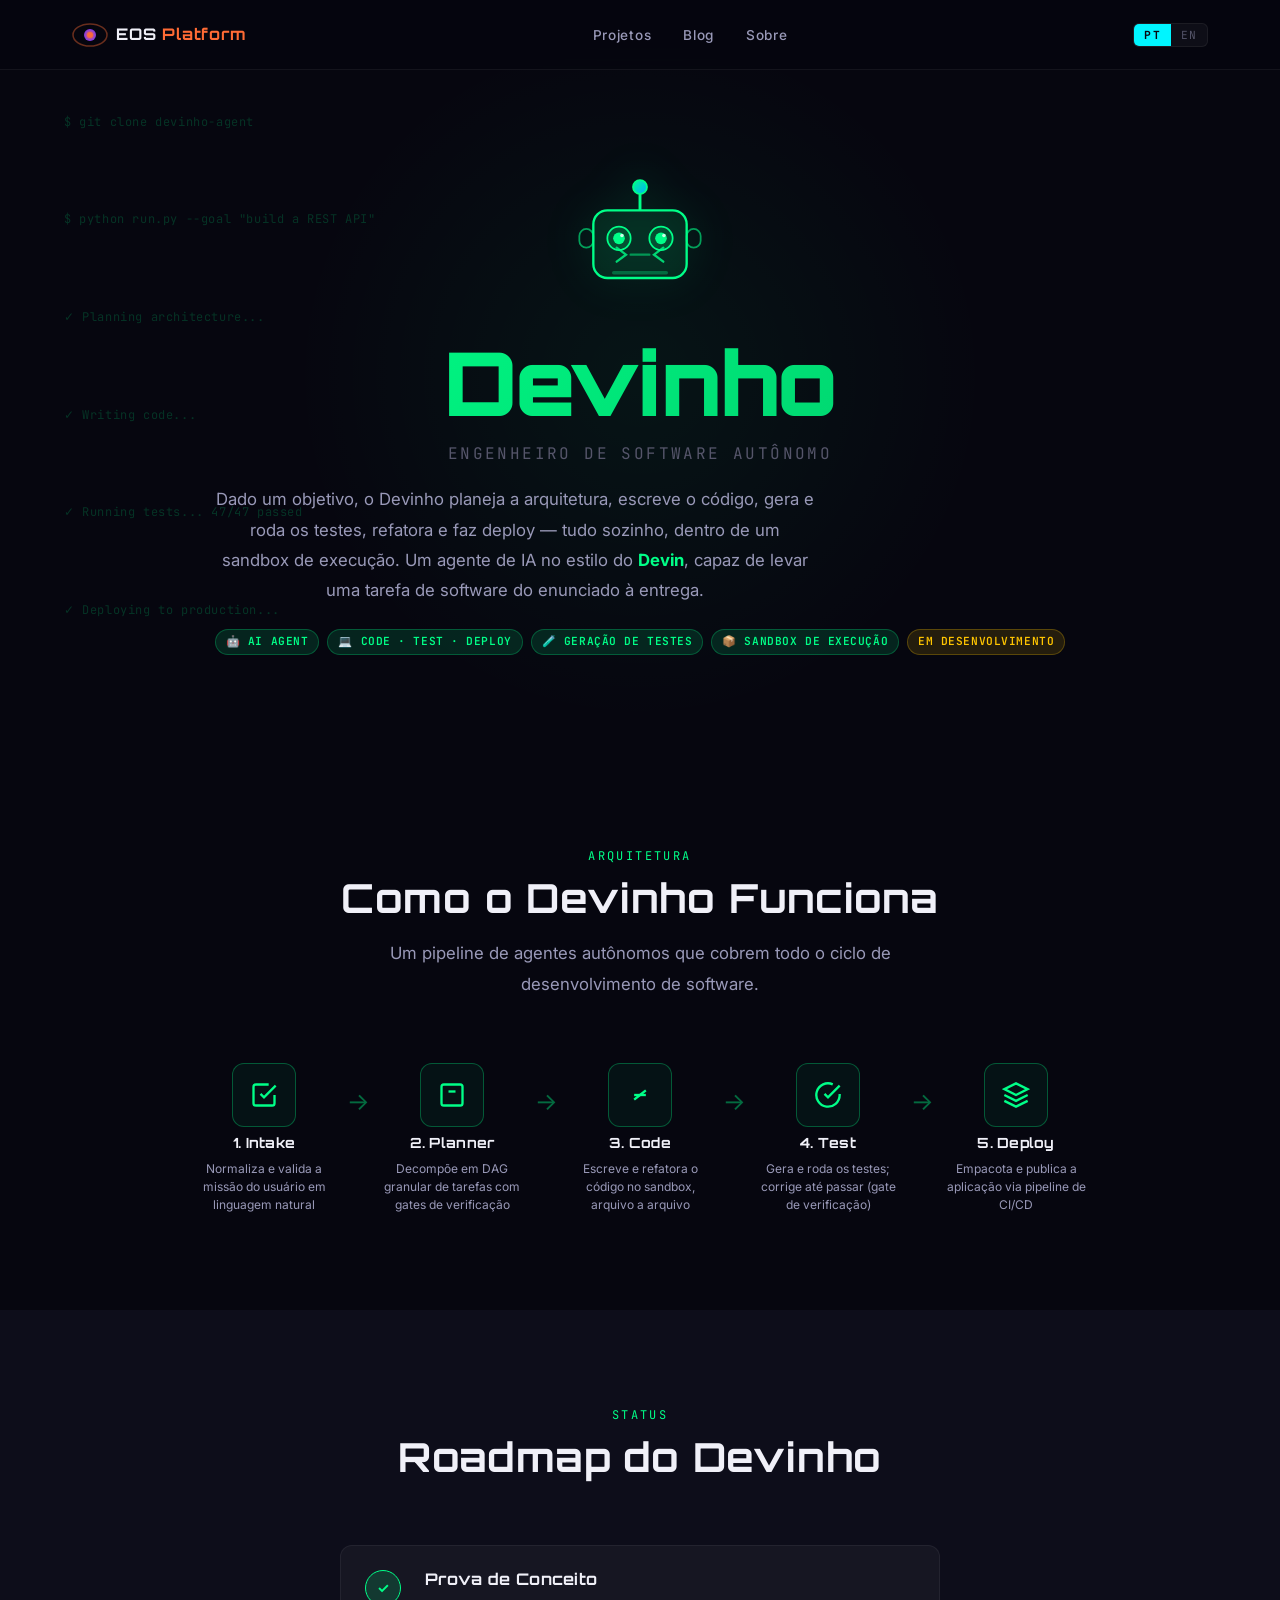
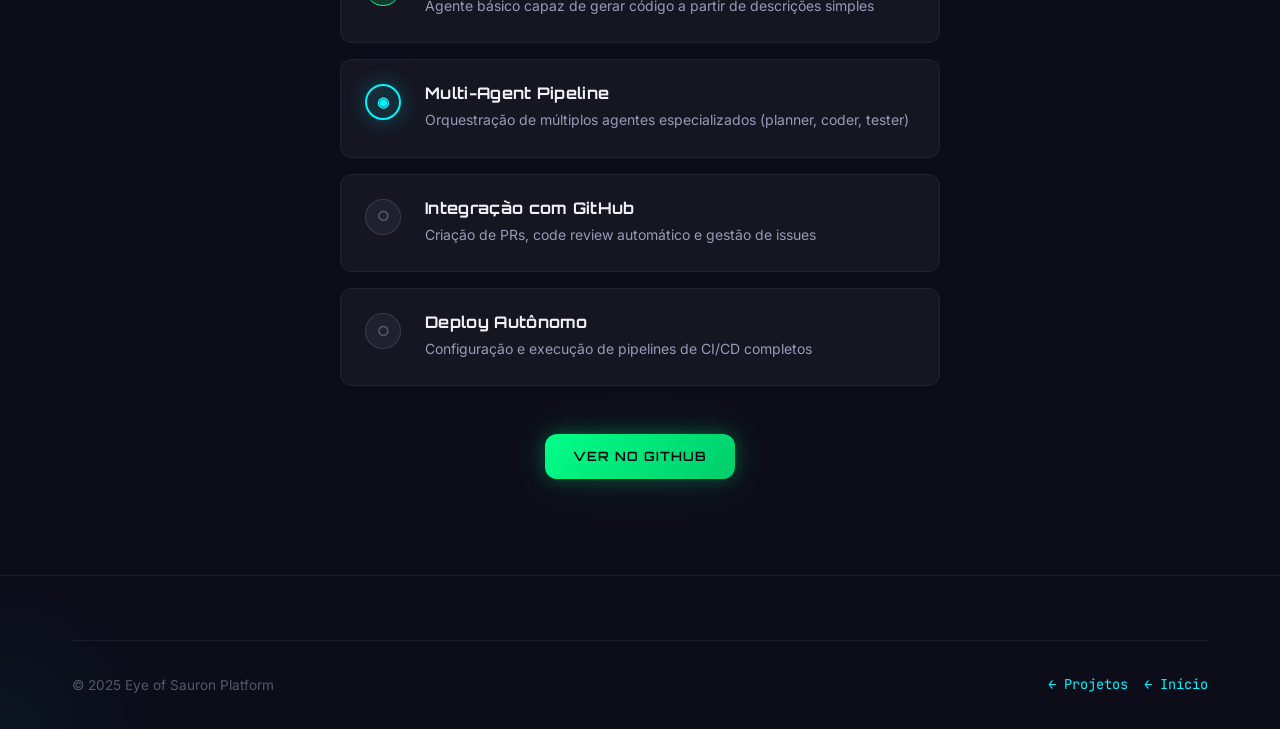
<file: projects/devinho/index.html>
<!DOCTYPE html>
<html lang="pt-BR">
<head>
  <meta charset="UTF-8" />
  <meta name="viewport" content="width=device-width, initial-scale=1.0" />
  <meta name="description" content="Devinho — Engenheiro de Software Autônomo baseado em IA. Planeja, codifica, testa e faz deploy de software de forma independente." />
  <title>Devinho — EOS Platform</title>
  <link rel="stylesheet" href="../../assets/css/global.css" />
  <link rel="stylesheet" href="../../assets/css/brand-hub.css" />
  <link rel="icon" type="image/svg+xml" href="../../assets/images/favicon.svg" />
</head>

<body class="brand-green">
  <!-- NAVBAR -->
  <nav class="navbar" id="navbar">
    <div class="container navbar-inner">
      <a href="../../index.html" class="navbar-logo">
        <svg class="logo-eye" viewBox="0 0 36 36" fill="none"><ellipse cx="18" cy="18" rx="17" ry="11" stroke="#ff6b35" stroke-width="1.5" opacity="0.4"/><circle cx="18" cy="18" r="6" fill="url(#egD)"/><circle cx="18" cy="18" r="3" fill="#ff6b35" opacity="0.9"/><defs><radialGradient id="egD" cx="50%" cy="50%" r="50%"><stop offset="0%" stop-color="#ff6b35"/><stop offset="100%" stop-color="#7c3aed"/></radialGradient></defs></svg>
        <span>EOS <span class="accent">Platform</span></span>
      </a>
      <ul class="navbar-links" id="nav-links">
        <li><a href="../index.html" data-i18n="nav.projects">Projetos</a></li>
        <li><a href="../../blog/index.html" data-i18n="nav.blog">Blog</a></li>
        <li><a href="../../about.html" data-i18n="nav.about">Sobre</a></li>
      </ul>
      <div class="navbar-actions">
        <div class="lang-toggle"><button class="lang-btn active" data-lang="pt">PT</button><button class="lang-btn" data-lang="en">EN</button></div>
        <button class="navbar-hamburger" id="hamburger"><span></span><span></span><span></span></button>
      </div>
    </div>
  </nav>

  <!-- BRAND HERO -->
  <header class="brand-hero brand-hero-green">
    <div class="brand-hero-bg" aria-hidden="true">
      <div class="brand-hero-glow brand-hero-glow-green"></div>
      <!-- Terminal lines animation -->
      <div class="terminal-bg" aria-hidden="true">
        <div class="term-line" style="top:15%; animation-delay:0s">$ git clone devinho-agent</div>
        <div class="term-line" style="top:28%; animation-delay:0.8s">$ python run.py --goal "build a REST API"</div>
        <div class="term-line" style="top:41%; animation-delay:1.6s">✓ Planning architecture...</div>
        <div class="term-line" style="top:54%; animation-delay:2.4s">✓ Writing code...</div>
        <div class="term-line" style="top:67%; animation-delay:3.2s">✓ Running tests... 47/47 passed</div>
        <div class="term-line" style="top:80%; animation-delay:4.0s">✓ Deploying to production...</div>
      </div>
    </div>

    <div class="container brand-hero-content">
      <div class="animate-fade-up">
        <div class="brand-robot-icon">
          <svg viewBox="0 0 120 120" fill="none" xmlns="http://www.w3.org/2000/svg">
            <rect x="20" y="38" width="80" height="58" rx="12" fill="rgba(0,255,136,0.08)" stroke="#00ff88" stroke-width="2"/>
            <!-- Eyes -->
            <circle cx="42" cy="62" r="10" fill="rgba(0,255,136,0.15)" stroke="#00ff88" stroke-width="1.5"/>
            <circle cx="42" cy="62" r="5" fill="#00ff88"/>
            <circle cx="44.5" cy="59.5" r="1.5" fill="white" opacity="0.8"/>
            <circle cx="78" cy="62" r="10" fill="rgba(0,255,136,0.15)" stroke="#00ff88" stroke-width="1.5"/>
            <circle cx="78" cy="62" r="5" fill="#00ff88"/>
            <circle cx="80.5" cy="59.5" r="1.5" fill="white" opacity="0.8"/>
            <!-- Mouth: code -->
            <path d="M40 82 L48 76 L40 70" stroke="#00ff88" stroke-width="2" stroke-linecap="round" opacity="0.8"/>
            <path d="M80 82 L72 76 L80 70" stroke="#00ff88" stroke-width="2" stroke-linecap="round" opacity="0.8"/>
            <line x1="52" y1="76" x2="68" y2="76" stroke="#00ff88" stroke-width="2" stroke-linecap="round" opacity="0.5"/>
            <!-- Antenna -->
            <line x1="60" y1="38" x2="60" y2="22" stroke="#00ff88" stroke-width="2.5"/>
            <circle cx="60" cy="18" r="6" fill="url(#devGrad)" stroke="#00ff88" stroke-width="1.5"/>
            <!-- Ears -->
            <rect x="8" y="54" width="12" height="16" rx="6" stroke="#00ff88" stroke-width="1.5" opacity="0.6"/>
            <rect x="100" y="54" width="12" height="16" rx="6" stroke="#00ff88" stroke-width="1.5" opacity="0.6"/>
            <!-- Chest panel -->
            <rect x="36" y="90" width="48" height="3" rx="1.5" fill="#00ff88" opacity="0.3"/>
            <defs>
              <linearGradient id="devGrad" x1="0" y1="0" x2="1" y2="1">
                <stop offset="0%" stop-color="#00ff88"/>
                <stop offset="100%" stop-color="#00aaff"/>
              </linearGradient>
            </defs>
          </svg>
        </div>
        <h1 class="brand-hero-title gradient-text-green">Devinho</h1>
        <p class="brand-hero-tagline">Engenheiro de Software Autônomo</p>
        <p class="brand-hero-desc">
          Dado um objetivo, o Devinho planeja a arquitetura, escreve o código, gera e roda os testes, refatora e faz deploy — tudo sozinho, dentro de um sandbox de execução. Um agente de IA no estilo do <strong style="color: var(--neon-green)">Devin</strong>, capaz de levar uma tarefa de software do enunciado à entrega.
        </p>
        <div class="brand-hero-badges">
          <span class="badge badge-green">🤖 AI Agent</span>
          <span class="badge badge-green">💻 Code · Test · Deploy</span>
          <span class="badge badge-green">🧪 Geração de Testes</span>
          <span class="badge badge-green">📦 Sandbox de Execução</span>
          <span class="badge badge-status-development">Em Desenvolvimento</span>
        </div>
      </div>
    </div>
  </header>

  <!-- HOW IT WORKS -->
  <section class="section">
    <div class="container">
      <div class="section-header reveal">
        <span class="section-label" style="color: var(--neon-green)">Arquitetura</span>
        <h2 class="section-title">Como o Devinho Funciona</h2>
        <p class="section-desc">Um pipeline de agentes autônomos que cobrem todo o ciclo de desenvolvimento de software.</p>
      </div>

      <div class="devinho-pipeline reveal">
        <div class="pipeline-step">
          <div class="pipe-icon" style="border-color: rgba(0,255,136,0.3); color: var(--neon-green)">
            <svg width="28" height="28" viewBox="0 0 24 24" fill="none" stroke="currentColor" stroke-width="2"><path d="M9 11l3 3L22 4"/><path d="M21 12v7a2 2 0 01-2 2H5a2 2 0 01-2-2V5a2 2 0 012-2h11"/></svg>
          </div>
          <h4>1. Intake</h4>
          <p>Normaliza e valida a missão do usuário em linguagem natural</p>
        </div>
        <div class="pipeline-arrow">→</div>
        <div class="pipeline-step">
          <div class="pipe-icon" style="border-color: rgba(0,255,136,0.3); color: var(--neon-green)">
            <svg width="28" height="28" viewBox="0 0 24 24" fill="none" stroke="currentColor" stroke-width="2"><rect x="3" y="3" width="18" height="18" rx="2"/><line x1="9" y1="9" x2="15" y2="9"/></svg>
          </div>
          <h4>2. Planner</h4>
          <p>Decompõe em DAG granular de tarefas com gates de verificação</p>
        </div>
        <div class="pipeline-arrow">→</div>
        <div class="pipeline-step">
          <div class="pipe-icon" style="border-color: rgba(0,255,136,0.3); color: var(--neon-green)">
            <svg width="28" height="28" viewBox="0 0 24 24" fill="none" stroke="currentColor" stroke-width="2"><polyline points="7 16 12 12 17 8"/><line x1="7" y1="12" x2="17" y2="12"/></svg>
          </div>
          <h4>3. Code</h4>
          <p>Escreve e refatora o código no sandbox, arquivo a arquivo</p>
        </div>
        <div class="pipeline-arrow">→</div>
        <div class="pipeline-step">
          <div class="pipe-icon" style="border-color: rgba(0,255,136,0.3); color: var(--neon-green)">
            <svg width="28" height="28" viewBox="0 0 24 24" fill="none" stroke="currentColor" stroke-width="2"><path d="M22 11.08V12a10 10 0 11-5.93-9.14"/><polyline points="22 4 12 14.01 9 11.01"/></svg>
          </div>
          <h4>4. Test</h4>
          <p>Gera e roda os testes; corrige até passar (gate de verificação)</p>
        </div>
        <div class="pipeline-arrow">→</div>
        <div class="pipeline-step">
          <div class="pipe-icon" style="border-color: rgba(0,255,136,0.3); color: var(--neon-green)">
            <svg width="28" height="28" viewBox="0 0 24 24" fill="none" stroke="currentColor" stroke-width="2"><path d="M12 2L2 7l10 5 10-5-10-5z"/><path d="M2 17l10 5 10-5"/><path d="M2 12l10 5 10-5"/></svg>
          </div>
          <h4>5. Deploy</h4>
          <p>Empacota e publica a aplicação via pipeline de CI/CD</p>
        </div>
      </div>
    </div>
  </section>

  <!-- STATUS -->
  <section class="section" style="background: var(--bg-secondary)">
    <div class="container">
      <div class="section-header reveal">
        <span class="section-label" style="color: var(--neon-green)">Status</span>
        <h2 class="section-title">Roadmap do Devinho</h2>
      </div>
      <div class="roadmap reveal">
        <div class="roadmap-item roadmap-done">
          <div class="rm-dot rm-done">✓</div>
          <div class="rm-content">
            <h4>Prova de Conceito</h4>
            <p>Agente básico capaz de gerar código a partir de descrições simples</p>
          </div>
        </div>
        <div class="roadmap-item roadmap-active">
          <div class="rm-dot rm-active">◉</div>
          <div class="rm-content">
            <h4>Multi-Agent Pipeline</h4>
            <p>Orquestração de múltiplos agentes especializados (planner, coder, tester)</p>
          </div>
        </div>
        <div class="roadmap-item roadmap-planned">
          <div class="rm-dot rm-planned">○</div>
          <div class="rm-content">
            <h4>Integração com GitHub</h4>
            <p>Criação de PRs, code review automático e gestão de issues</p>
          </div>
        </div>
        <div class="roadmap-item roadmap-planned">
          <div class="rm-dot rm-planned">○</div>
          <div class="rm-content">
            <h4>Deploy Autônomo</h4>
            <p>Configuração e execução de pipelines de CI/CD completos</p>
          </div>
        </div>
      </div>
      <div style="text-align: center; margin-top: var(--space-2xl);">
        <a href="https://github.com/EddieDevLife" class="btn btn-green" target="_blank" rel="noopener" id="devinho-github-main">Ver no GitHub</a>
      </div>
    </div>
  </section>

  <footer>
    <div class="container">
      <div class="footer-bottom" style="border-top: 1px solid var(--border-subtle); padding-top: var(--space-xl);">
        <p style="color: var(--text-muted); font-size: 0.85rem;">© 2025 Eye of Sauron Platform</p>
        <div style="display:flex; gap: 1rem;">
          <a href="../index.html" style="color: var(--neon-cyan); font-size: 0.85rem; font-family: var(--font-mono);">← Projetos</a>
          <a href="../../index.html" style="color: var(--neon-cyan); font-size: 0.85rem; font-family: var(--font-mono);">← Início</a>
        </div>
      </div>
    </div>
  </footer>

  <script src="../../assets/js/global.js"></script>
</body>
</html>
</file>
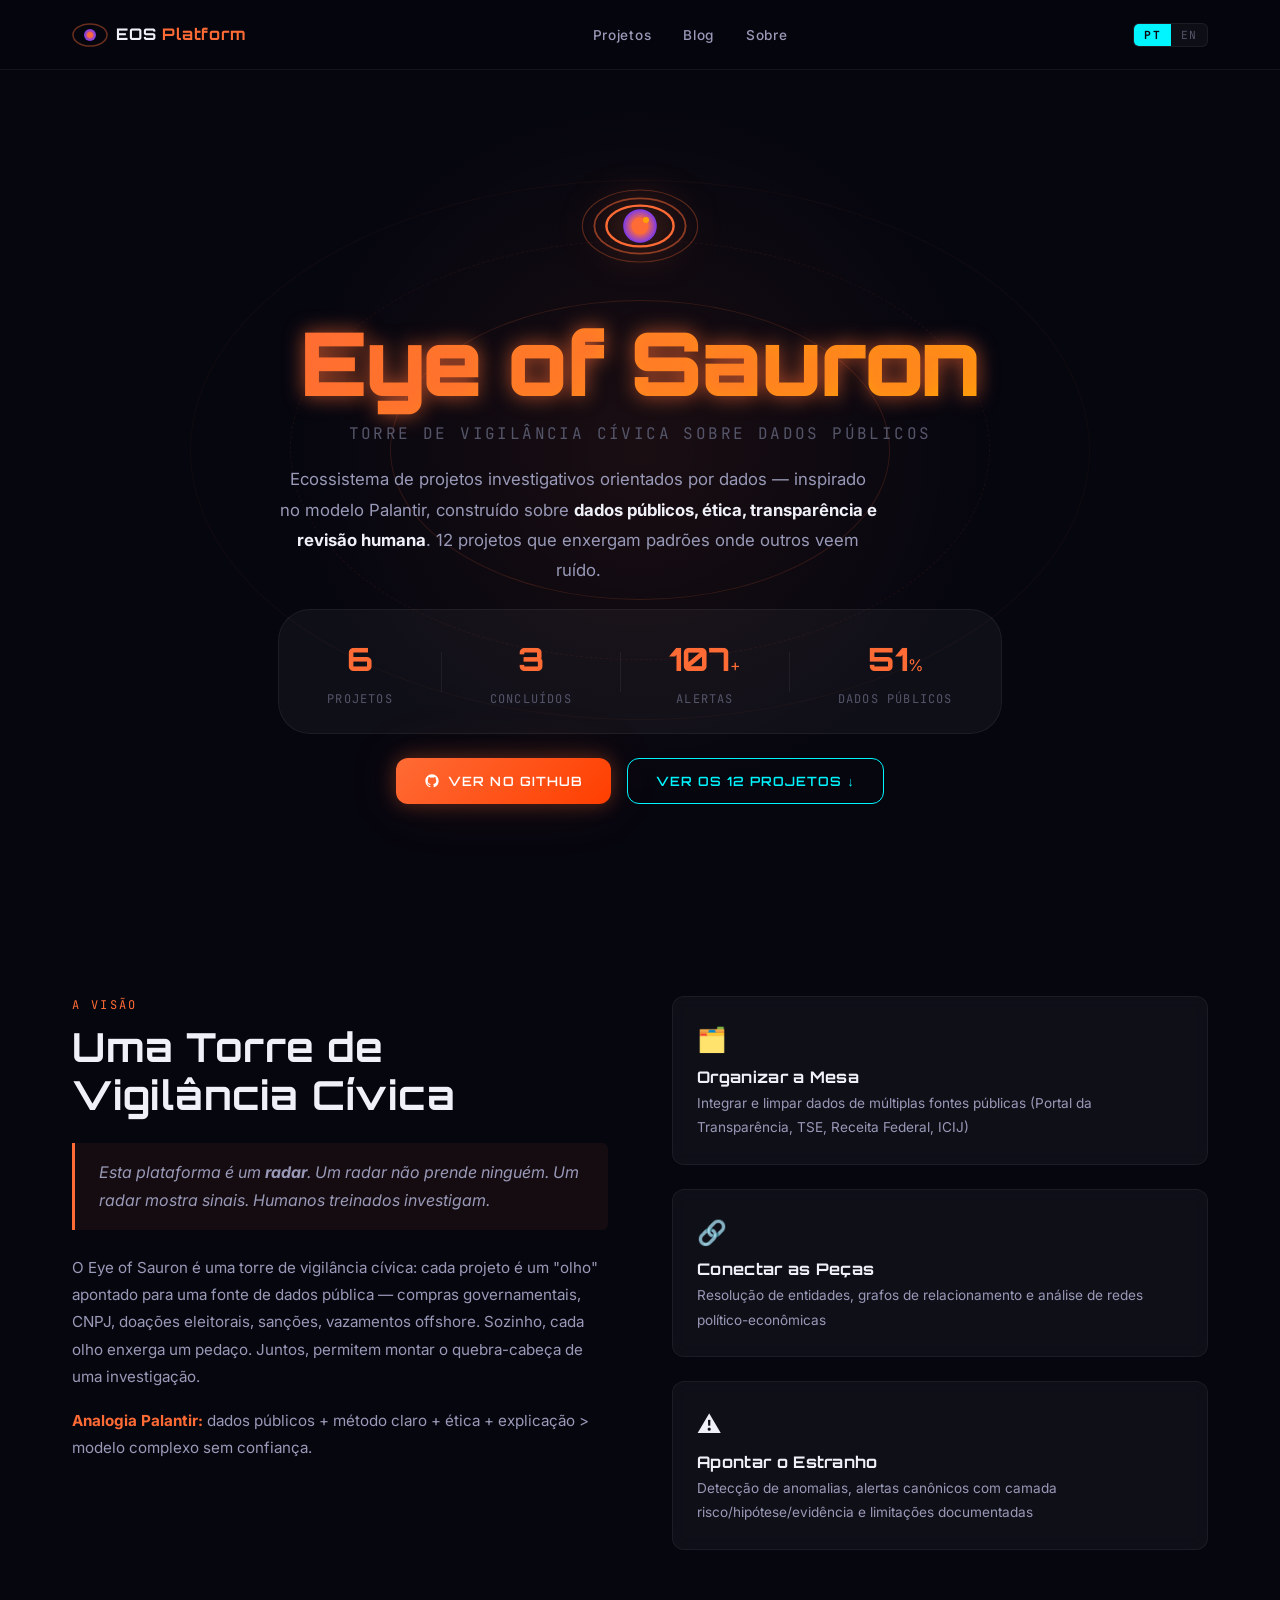
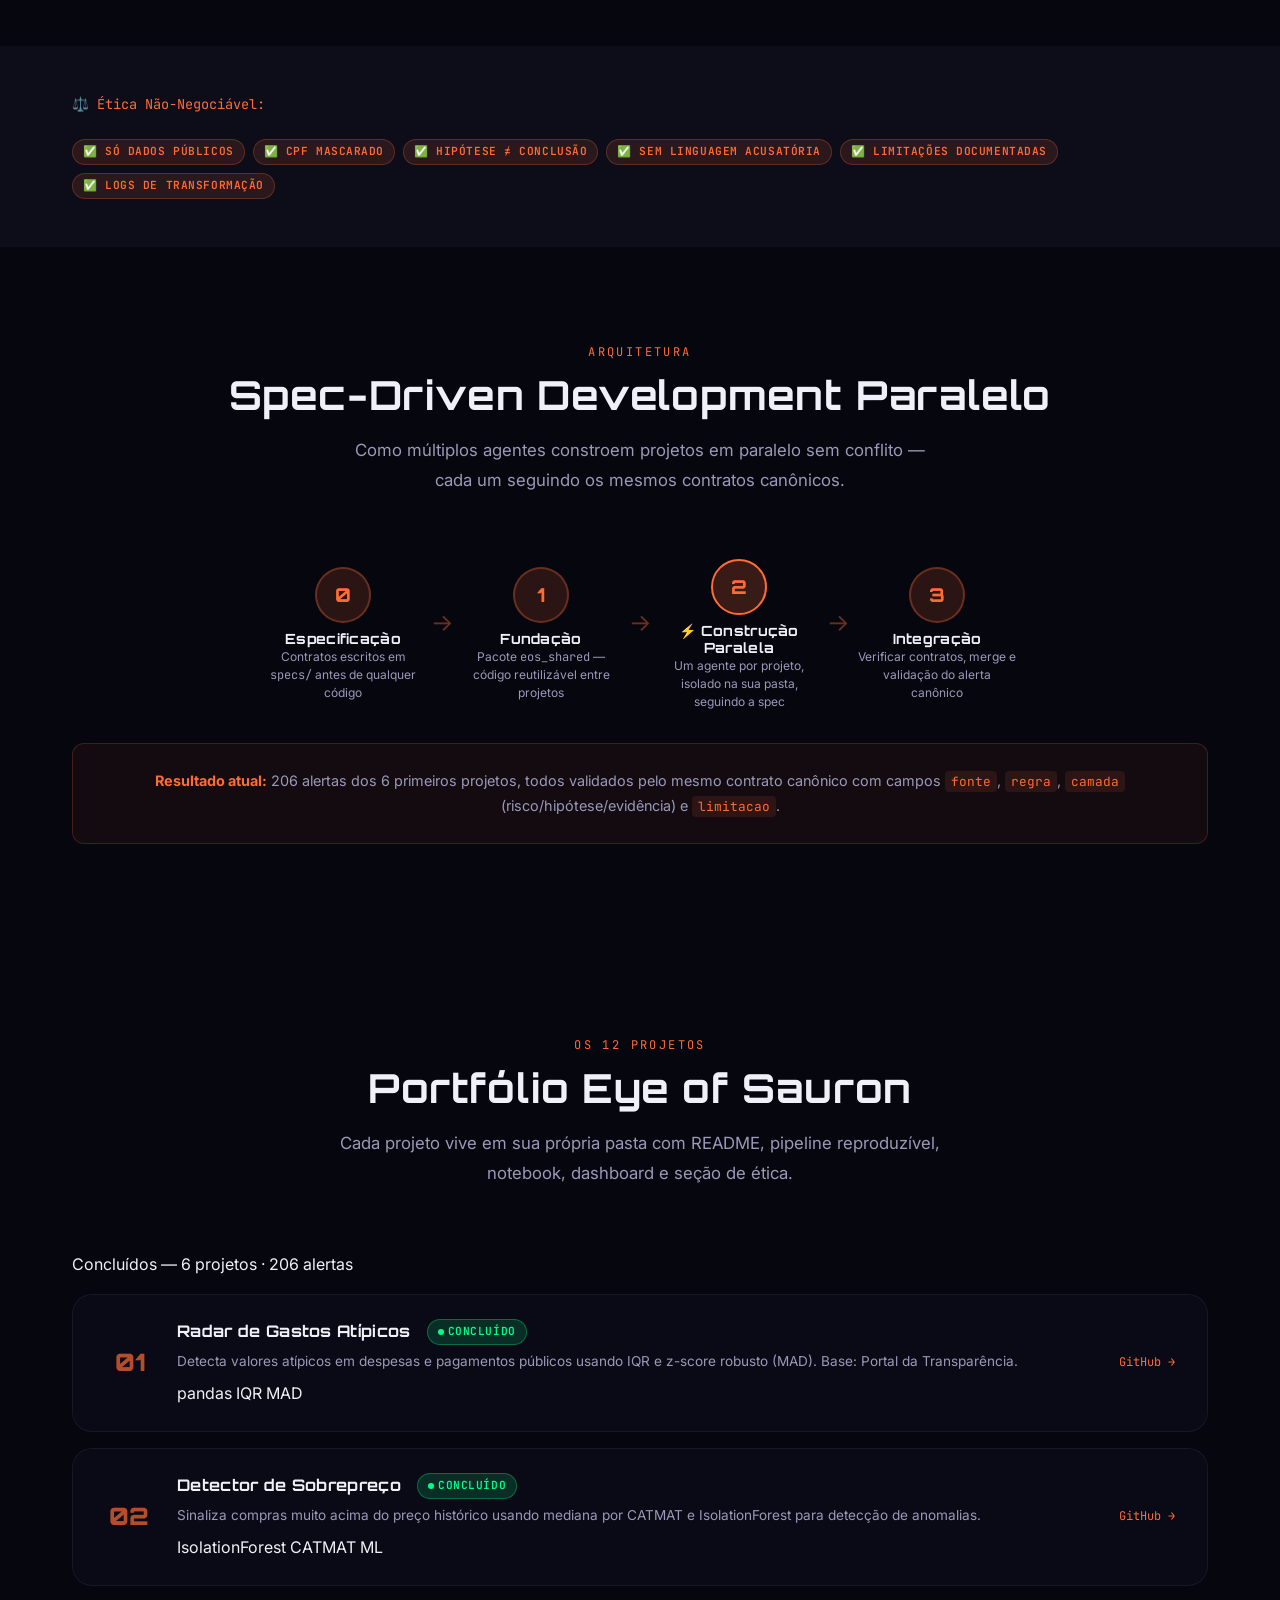
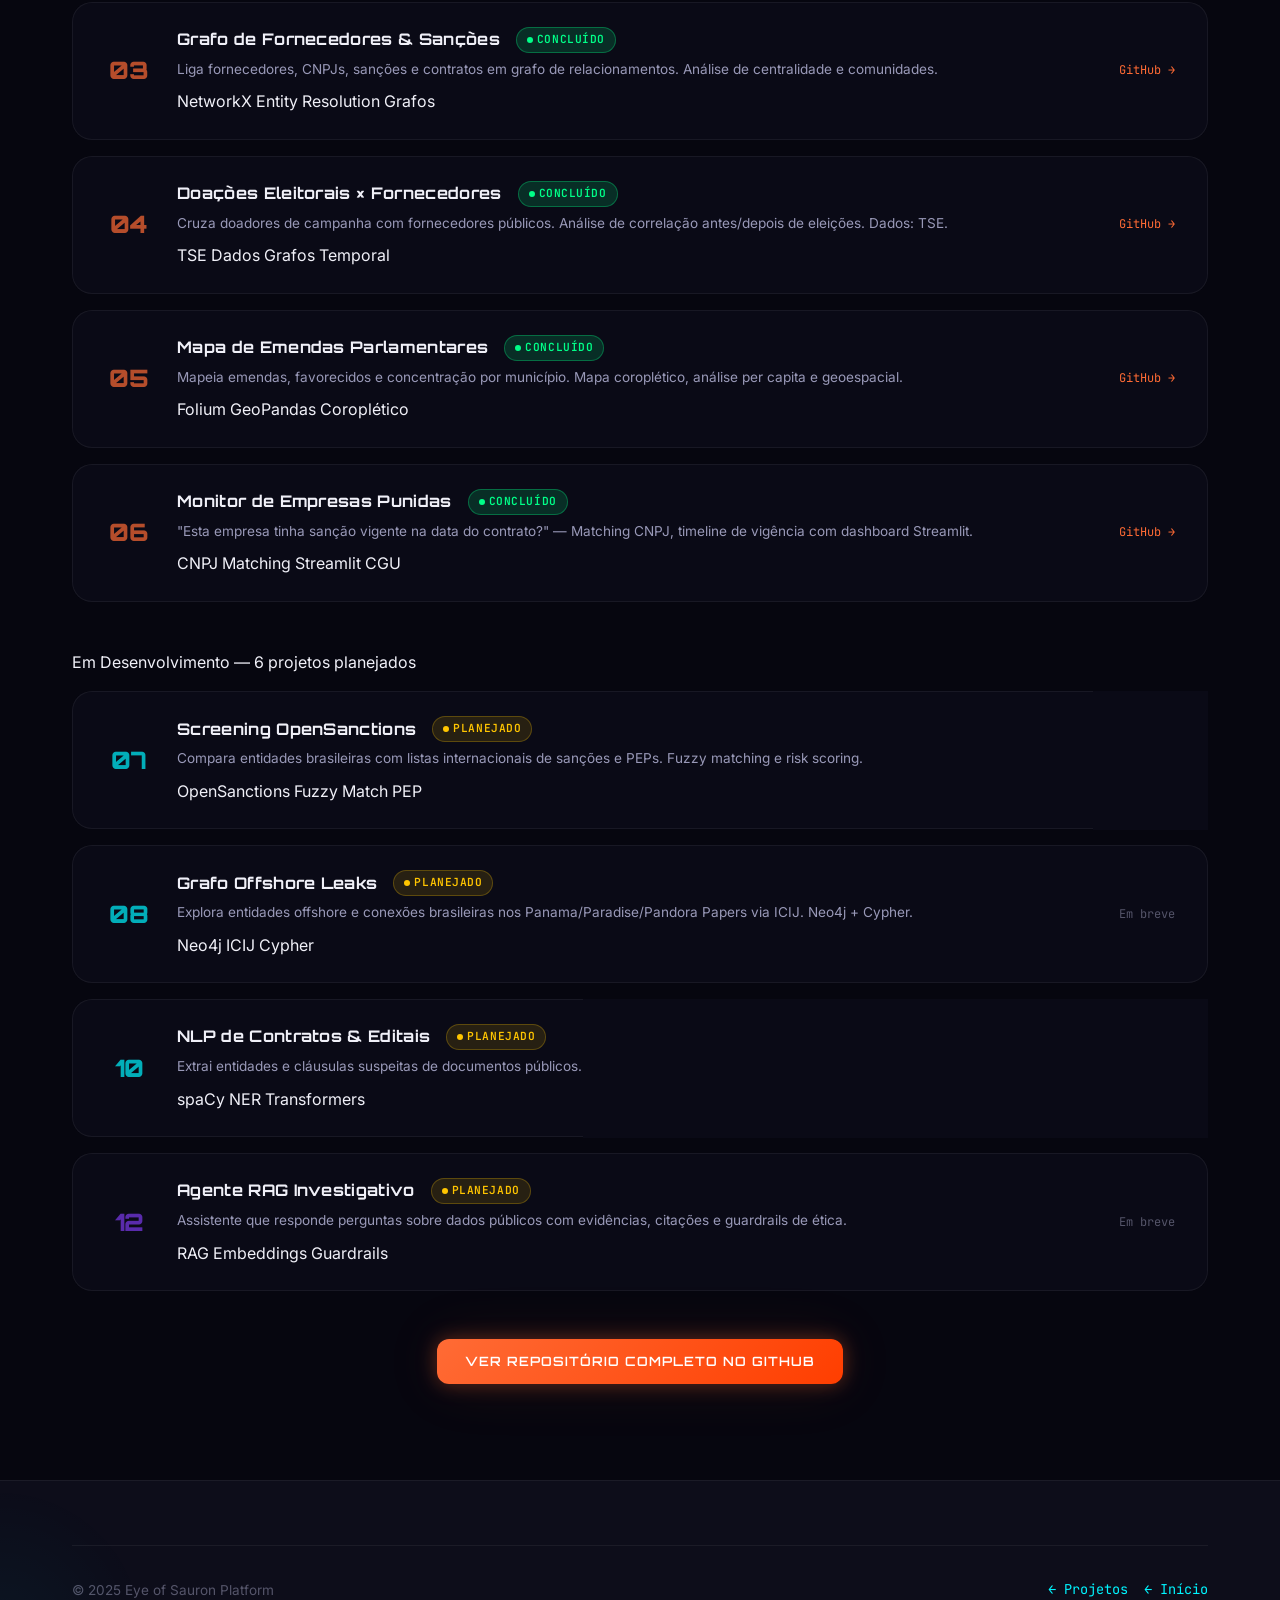
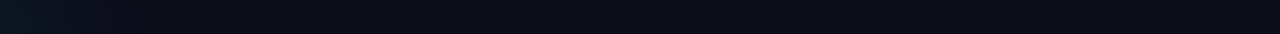
<file: projects/eye-of-sauron/index.html>
<!DOCTYPE html>
<html lang="pt-BR">
<head>
  <meta charset="UTF-8" />
  <meta name="viewport" content="width=device-width, initial-scale=1.0" />
  <meta name="description" content="Eye of Sauron — Plataforma investigativa de análise de dados públicos. 12 projetos contra corrupção, fraude e crime organizado. Inspirado em Palantir, 100% open-source." />
  <title>Eye of Sauron — EOS Platform</title>
  <link rel="stylesheet" href="../../assets/css/global.css" />
  <link rel="stylesheet" href="../../assets/css/brand-hub.css" />
  <link rel="stylesheet" href="../../assets/css/eos-hub.css" />
  <link rel="icon" type="image/svg+xml" href="../../assets/images/favicon.svg" />
</head>

<body class="brand-amber">
  <!-- NAVBAR -->
  <nav class="navbar" id="navbar">
    <div class="container navbar-inner">
      <a href="../../index.html" class="navbar-logo">
        <svg class="logo-eye" viewBox="0 0 36 36" fill="none"><ellipse cx="18" cy="18" rx="17" ry="11" stroke="#ff6b35" stroke-width="1.5" opacity="0.4"/><circle cx="18" cy="18" r="6" fill="url(#eg2)"/><circle cx="18" cy="18" r="3" fill="#ff6b35" opacity="0.9"/><defs><radialGradient id="eg2" cx="50%" cy="50%" r="50%"><stop offset="0%" stop-color="#ff6b35"/><stop offset="100%" stop-color="#7c3aed"/></radialGradient></defs></svg>
        <span>EOS <span class="accent">Platform</span></span>
      </a>
      <ul class="navbar-links" id="nav-links">
        <li><a href="../index.html" data-i18n="nav.projects">Projetos</a></li>
        <li><a href="../../blog/index.html" data-i18n="nav.blog">Blog</a></li>
        <li><a href="../../about.html" data-i18n="nav.about">Sobre</a></li>
      </ul>
      <div class="navbar-actions">
        <div class="lang-toggle"><button class="lang-btn active" data-lang="pt">PT</button><button class="lang-btn" data-lang="en">EN</button></div>
        <button class="navbar-hamburger" id="hamburger"><span></span><span></span><span></span></button>
      </div>
    </div>
  </nav>

  <!-- BRAND HERO -->
  <header class="brand-hero brand-hero-amber">
    <div class="brand-hero-bg" aria-hidden="true">
      <div class="brand-hero-glow"></div>
      <div class="brand-hero-rings">
        <div class="ring ring-1"></div>
        <div class="ring ring-2"></div>
        <div class="ring ring-3"></div>
      </div>
    </div>
    <div class="container brand-hero-content">
      <div class="animate-fade-up">
        <div class="brand-eye-icon">
          <svg viewBox="0 0 100 100" fill="none">
            <ellipse cx="50" cy="50" rx="48" ry="30" stroke="#ff6b35" stroke-width="1" opacity="0.3"/>
            <ellipse cx="50" cy="50" rx="38" ry="23" stroke="#ff6b35" stroke-width="1.5" opacity="0.5"/>
            <ellipse cx="50" cy="50" rx="28" ry="17" stroke="#ff6b35" stroke-width="2"/>
            <circle cx="50" cy="50" r="14" fill="url(#hEyeGrad)"/>
            <circle cx="50" cy="50" r="7" fill="#ff6b35"/>
            <circle cx="55" cy="45" r="2.5" fill="#ffaa00" opacity="0.9"/>
            <defs>
              <radialGradient id="hEyeGrad" cx="50%" cy="50%" r="50%">
                <stop offset="0%" stop-color="#ffcc00"/>
                <stop offset="40%" stop-color="#ff6b35"/>
                <stop offset="100%" stop-color="#7c3aed"/>
              </radialGradient>
            </defs>
          </svg>
        </div>
        <h1 class="brand-hero-title gradient-text-amber glow-amber">Eye of Sauron</h1>
        <p class="brand-hero-tagline">Torre de vigilância cívica sobre dados públicos</p>
        <p class="brand-hero-desc">
          Ecossistema de projetos investigativos orientados por dados — inspirado no modelo Palantir, construído sobre <strong style="color: var(--text-primary)">dados públicos, ética, transparência e revisão humana</strong>. 12 projetos que enxergam padrões onde outros veem ruído.
        </p>
        <div class="brand-hero-stats">
          <div class="bstat"><span class="bstat-n" data-counter="12">0</span><span class="bstat-l">Projetos</span></div>
          <div class="bstat-div"></div>
          <div class="bstat"><span class="bstat-n" data-counter="6">0</span><span class="bstat-l">Concluídos</span></div>
          <div class="bstat-div"></div>
          <div class="bstat"><span class="bstat-n" data-counter="206">0</span><span style="color:var(--neon-amber)">+</span><span class="bstat-l">Alertas</span></div>
          <div class="bstat-div"></div>
          <div class="bstat"><span class="bstat-n" data-counter="100">0</span><span style="color:var(--neon-amber)">%</span><span class="bstat-l">Dados Públicos</span></div>
        </div>
        <div style="display:flex; gap:1rem; justify-content:center; flex-wrap:wrap; margin-top:1.5rem;">
          <a href="https://github.com/EddieDevLife/Eye-of-Sauron" class="btn btn-amber" target="_blank" rel="noopener" id="eos-github-hero">
            <svg width="16" height="16" viewBox="0 0 24 24" fill="currentColor"><path d="M12 2C6.477 2 2 6.484 2 12.017c0 4.425 2.865 8.18 6.839 9.504.5.092.682-.217.682-.483 0-.237-.008-.868-.013-1.703-2.782.605-3.369-1.343-3.369-1.343-.454-1.158-1.11-1.466-1.11-1.466-.908-.62.069-.608.069-.608 1.003.07 1.531 1.032 1.531 1.032.892 1.53 2.341 1.088 2.91.832.092-.647.35-1.088.636-1.338-2.22-.253-4.555-1.113-4.555-4.951 0-1.093.39-1.988 1.029-2.688-.103-.253-.446-1.272.098-2.65 0 0 .84-.27 2.75 1.026A9.564 9.564 0 0112 6.844c.85.004 1.705.115 2.504.337 1.909-1.296 2.747-1.027 2.747-1.027.546 1.379.202 2.398.1 2.651.64.7 1.028 1.595 1.028 2.688 0 3.848-2.339 4.695-4.566 4.943.359.309.678.92.678 1.855 0 1.338-.012 2.419-.012 2.747 0 .268.18.58.688.482A10.019 10.019 0 0022 12.017C22 6.484 17.522 2 12 2z"/></svg>
            Ver no GitHub
          </a>
          <a href="#eos-projects" class="btn btn-outline">Ver os 12 Projetos ↓</a>
        </div>
      </div>
    </div>
  </header>

  <!-- VISION -->
  <section class="section">
    <div class="container">
      <div class="mission-grid">
        <div class="mission-text reveal">
          <span class="section-label" style="color: var(--neon-amber)">A Visão</span>
          <h2 class="section-title">Uma Torre de Vigilância Cívica</h2>
          <blockquote class="eos-quote">
            <p>Esta plataforma é um <strong>radar</strong>. Um radar não prende ninguém. Um radar mostra sinais. Humanos treinados investigam.</p>
          </blockquote>
          <p>O Eye of Sauron é uma torre de vigilância cívica: cada projeto é um "olho" apontado para uma fonte de dados pública — compras governamentais, CNPJ, doações eleitorais, sanções, vazamentos offshore. Sozinho, cada olho enxerga um pedaço. Juntos, permitem montar o quebra-cabeça de uma investigação.</p>
          <p style="margin-top:1rem;"><strong style="color:var(--neon-amber)">Analogia Palantir:</strong> dados públicos + método claro + ética + explicação > modelo complexo sem confiança.</p>
        </div>
        <div class="mission-pillars reveal delay-200">
          <div class="pillar">
            <div class="pillar-icon">🗂️</div>
            <h4>Organizar a Mesa</h4>
            <p>Integrar e limpar dados de múltiplas fontes públicas (Portal da Transparência, TSE, Receita Federal, ICIJ)</p>
          </div>
          <div class="pillar">
            <div class="pillar-icon">🔗</div>
            <h4>Conectar as Peças</h4>
            <p>Resolução de entidades, grafos de relacionamento e análise de redes político-econômicas</p>
          </div>
          <div class="pillar">
            <div class="pillar-icon">⚠️</div>
            <h4>Apontar o Estranho</h4>
            <p>Detecção de anomalias, alertas canônicos com camada risco/hipótese/evidência e limitações documentadas</p>
          </div>
        </div>
      </div>
    </div>
  </section>

  <!-- ETHICS -->
  <section class="section" style="background: var(--bg-secondary); padding: var(--space-2xl) 0;">
    <div class="container">
      <div class="ethics-bar reveal">
        <span class="ethics-label">⚖️ Ética Não-Negociável:</span>
        <div class="ethics-items">
          <span class="badge badge-amber">✅ Só dados públicos</span>
          <span class="badge badge-amber">✅ CPF mascarado</span>
          <span class="badge badge-amber">✅ Hipótese ≠ Conclusão</span>
          <span class="badge badge-amber">✅ Sem linguagem acusatória</span>
          <span class="badge badge-amber">✅ Limitações documentadas</span>
          <span class="badge badge-amber">✅ Logs de transformação</span>
        </div>
      </div>
    </div>
  </section>

  <!-- ARCHITECTURE -->
  <section class="section">
    <div class="container">
      <div class="section-header reveal">
        <span class="section-label" style="color: var(--neon-amber)">Arquitetura</span>
        <h2 class="section-title">Spec-Driven Development Paralelo</h2>
        <p class="section-desc">Como múltiplos agentes constroem projetos em paralelo sem conflito — cada um seguindo os mesmos contratos canônicos.</p>
      </div>
      <div class="arch-phases reveal">
        <div class="arch-phase">
          <div class="phase-num" style="background: rgba(255,107,53,0.15); border-color: rgba(255,107,53,0.3); color: var(--neon-amber)">0</div>
          <div class="phase-info">
            <h4>Especificação</h4>
            <p>Contratos escritos em <code>specs/</code> antes de qualquer código</p>
          </div>
        </div>
        <div class="arch-arrow">→</div>
        <div class="arch-phase">
          <div class="phase-num" style="background: rgba(255,107,53,0.15); border-color: rgba(255,107,53,0.3); color: var(--neon-amber)">1</div>
          <div class="phase-info">
            <h4>Fundação</h4>
            <p>Pacote <code>eos_shared</code> — código reutilizável entre projetos</p>
          </div>
        </div>
        <div class="arch-arrow">→</div>
        <div class="arch-phase">
          <div class="phase-num arch-highlight" style="background: rgba(255,107,53,0.2); border-color: var(--neon-amber); color: var(--neon-amber)">2</div>
          <div class="phase-info">
            <h4>⚡ Construção Paralela</h4>
            <p>Um agente por projeto, isolado na sua pasta, seguindo a spec</p>
          </div>
        </div>
        <div class="arch-arrow">→</div>
        <div class="arch-phase">
          <div class="phase-num" style="background: rgba(255,107,53,0.15); border-color: rgba(255,107,53,0.3); color: var(--neon-amber)">3</div>
          <div class="phase-info">
            <h4>Integração</h4>
            <p>Verificar contratos, merge e validação do alerta canônico</p>
          </div>
        </div>
      </div>
      <p class="arch-note reveal">
        <strong style="color: var(--neon-amber)">Resultado atual:</strong> 206 alertas dos 6 primeiros projetos, todos validados pelo mesmo contrato canônico com campos <code>fonte</code>, <code>regra</code>, <code>camada</code> (risco/hipótese/evidência) e <code>limitacao</code>.
      </p>
    </div>
  </section>

  <!-- 12 PROJECTS -->
  <section class="section" id="eos-projects">
    <div class="container">
      <div class="section-header reveal">
        <span class="section-label" style="color: var(--neon-amber)">Os 12 Projetos</span>
        <h2 class="section-title">Portfólio Eye of Sauron</h2>
        <p class="section-desc">Cada projeto vive em sua própria pasta com README, pipeline reproduzível, notebook, dashboard e seção de ética.</p>
      </div>

      <div class="eos-projects-grid">

        <!-- CONCLUÍDOS -->
        <div class="projects-group reveal">
          <div class="group-label">
            <div class="group-dot" style="background: var(--neon-green); box-shadow: 0 0 8px var(--neon-green)"></div>
            <span>Concluídos — 6 projetos · 206 alertas</span>
          </div>
        </div>

        <div class="eos-proj-card card card-amber reveal" id="eos-p01">
          <div class="eos-proj-num">01</div>
          <div class="eos-proj-body">
            <div class="eos-proj-header">
              <h3>Radar de Gastos Atípicos</h3>
              <span class="badge badge-status-active"><svg width="6" height="6" viewBox="0 0 6 6" fill="currentColor"><circle cx="3" cy="3" r="3"/></svg> Concluído</span>
            </div>
            <p>Detecta valores atípicos em despesas e pagamentos públicos usando IQR e z-score robusto (MAD). Base: Portal da Transparência.</p>
            <div class="eos-proj-tech">
              <span class="tech-tag">pandas</span><span class="tech-tag">IQR</span><span class="tech-tag">MAD</span>
            </div>
          </div>
          <a href="https://github.com/EddieDevLife/Eye-of-Sauron/tree/main/projects/01-radar-gastos-atipicos" class="eos-proj-link" target="_blank" rel="noopener">GitHub →</a>
        </div>

        <div class="eos-proj-card card card-amber reveal" id="eos-p02">
          <div class="eos-proj-num">02</div>
          <div class="eos-proj-body">
            <div class="eos-proj-header">
              <h3>Detector de Sobrepreço</h3>
              <span class="badge badge-status-active"><svg width="6" height="6" viewBox="0 0 6 6" fill="currentColor"><circle cx="3" cy="3" r="3"/></svg> Concluído</span>
            </div>
            <p>Sinaliza compras muito acima do preço histórico usando mediana por CATMAT e IsolationForest para detecção de anomalias.</p>
            <div class="eos-proj-tech">
              <span class="tech-tag">IsolationForest</span><span class="tech-tag">CATMAT</span><span class="tech-tag">ML</span>
            </div>
          </div>
          <a href="https://github.com/EddieDevLife/Eye-of-Sauron/tree/main/projects/02-detector-sobrepreco" class="eos-proj-link" target="_blank" rel="noopener">GitHub →</a>
        </div>

        <div class="eos-proj-card card card-amber reveal" id="eos-p03">
          <div class="eos-proj-num">03</div>
          <div class="eos-proj-body">
            <div class="eos-proj-header">
              <h3>Grafo de Fornecedores & Sanções</h3>
              <span class="badge badge-status-active"><svg width="6" height="6" viewBox="0 0 6 6" fill="currentColor"><circle cx="3" cy="3" r="3"/></svg> Concluído</span>
            </div>
            <p>Liga fornecedores, CNPJs, sanções e contratos em grafo de relacionamentos. Análise de centralidade e comunidades.</p>
            <div class="eos-proj-tech">
              <span class="tech-tag">NetworkX</span><span class="tech-tag">Entity Resolution</span><span class="tech-tag">Grafos</span>
            </div>
          </div>
          <a href="https://github.com/EddieDevLife/Eye-of-Sauron/tree/main/projects/03-grafo-fornecedores-sancoes" class="eos-proj-link" target="_blank" rel="noopener">GitHub →</a>
        </div>

        <div class="eos-proj-card card card-amber reveal" id="eos-p04">
          <div class="eos-proj-num">04</div>
          <div class="eos-proj-body">
            <div class="eos-proj-header">
              <h3>Doações Eleitorais × Fornecedores</h3>
              <span class="badge badge-status-active"><svg width="6" height="6" viewBox="0 0 6 6" fill="currentColor"><circle cx="3" cy="3" r="3"/></svg> Concluído</span>
            </div>
            <p>Cruza doadores de campanha com fornecedores públicos. Análise de correlação antes/depois de eleições. Dados: TSE.</p>
            <div class="eos-proj-tech">
              <span class="tech-tag">TSE Dados</span><span class="tech-tag">Grafos</span><span class="tech-tag">Temporal</span>
            </div>
          </div>
          <a href="https://github.com/EddieDevLife/Eye-of-Sauron/tree/main/projects/04-doacoes-fornecedores" class="eos-proj-link" target="_blank" rel="noopener">GitHub →</a>
        </div>

        <div class="eos-proj-card card card-amber reveal" id="eos-p05">
          <div class="eos-proj-num">05</div>
          <div class="eos-proj-body">
            <div class="eos-proj-header">
              <h3>Mapa de Emendas Parlamentares</h3>
              <span class="badge badge-status-active"><svg width="6" height="6" viewBox="0 0 6 6" fill="currentColor"><circle cx="3" cy="3" r="3"/></svg> Concluído</span>
            </div>
            <p>Mapeia emendas, favorecidos e concentração por município. Mapa coroplético, análise per capita e geoespacial.</p>
            <div class="eos-proj-tech">
              <span class="tech-tag">Folium</span><span class="tech-tag">GeoPandas</span><span class="tech-tag">Coroplético</span>
            </div>
          </div>
          <a href="https://github.com/EddieDevLife/Eye-of-Sauron/tree/main/projects/05-mapa-emendas" class="eos-proj-link" target="_blank" rel="noopener">GitHub →</a>
        </div>

        <div class="eos-proj-card card card-amber reveal" id="eos-p06">
          <div class="eos-proj-num">06</div>
          <div class="eos-proj-body">
            <div class="eos-proj-header">
              <h3>Monitor de Empresas Punidas</h3>
              <span class="badge badge-status-active"><svg width="6" height="6" viewBox="0 0 6 6" fill="currentColor"><circle cx="3" cy="3" r="3"/></svg> Concluído</span>
            </div>
            <p>"Esta empresa tinha sanção vigente na data do contrato?" — Matching CNPJ, timeline de vigência com dashboard Streamlit.</p>
            <div class="eos-proj-tech">
              <span class="tech-tag">CNPJ Matching</span><span class="tech-tag">Streamlit</span><span class="tech-tag">CGU</span>
            </div>
          </div>
          <a href="https://github.com/EddieDevLife/Eye-of-Sauron/tree/main/projects/06-monitor-empresas-punidas" class="eos-proj-link" target="_blank" rel="noopener">GitHub →</a>
        </div>

        <!-- EM DESENVOLVIMENTO -->
        <div class="projects-group reveal" style="margin-top: var(--space-xl);">
          <div class="group-label">
            <div class="group-dot" style="background: #ffc500; box-shadow: 0 0 8px #ffc500"></div>
            <span>Em Desenvolvimento — 6 projetos planejados</span>
          </div>
        </div>

        <div class="eos-proj-card card reveal" id="eos-p07">
          <div class="eos-proj-num" style="color: var(--neon-cyan)">07</div>
          <div class="eos-proj-body">
            <div class="eos-proj-header">
              <h3>Screening OpenSanctions</h3>
              <span class="badge badge-status-development"><svg width="6" height="6" viewBox="0 0 6 6" fill="currentColor"><circle cx="3" cy="3" r="3"/></svg> Planejado</span>
            </div>
            <p>Compara entidades brasileiras com listas internacionais de sanções e PEPs. Fuzzy matching e risk scoring.</p>
            <div class="eos-proj-tech">
              <span class="tech-tag">OpenSanctions</span><span class="tech-tag">Fuzzy Match</span><span class="tech-tag">PEP</span>
            </div>
          </div>
          <span class="eos-proj-link" style="color: var(--text-muted); cursor: default">Em breve</span>
        </div>

        <div class="eos-proj-card card reveal" id="eos-p08">
          <div class="eos-proj-num" style="color: var(--neon-cyan)">08</div>
          <div class="eos-proj-body">
            <div class="eos-proj-header">
              <h3>Grafo Offshore Leaks</h3>
              <span class="badge badge-status-development"><svg width="6" height="6" viewBox="0 0 6 6" fill="currentColor"><circle cx="3" cy="3" r="3"/></svg> Planejado</span>
            </div>
            <p>Explora entidades offshore e conexões brasileiras nos Panama/Paradise/Pandora Papers via ICIJ. Neo4j + Cypher.</p>
            <div class="eos-proj-tech">
              <span class="tech-tag">Neo4j</span><span class="tech-tag">ICIJ</span><span class="tech-tag">Cypher</span>
            </div>
          </div>
          <span class="eos-proj-link" style="color: var(--text-muted); cursor: default">Em breve</span>
        </div>

        <div class="eos-proj-card card reveal" id="eos-p10">
          <div class="eos-proj-num" style="color: var(--neon-cyan)">10</div>
          <div class="eos-proj-body">
            <div class="eos-proj-header">
              <h3>NLP de Contratos & Editais</h3>
              <span class="badge badge-status-development"><svg width="6" height="6" viewBox="0 0 6 6" fill="currentColor"><circle cx="3" cy="3" r="3"/></svg> Planejado</span>
            </div>
            <p>Extrai entidades e cláusulas suspeitas de documentos públicos. spaCy, Transformers, NER e embeddings.</p>
            <div class="eos-proj-tech">
              <span class="tech-tag">spaCy</span><span class="tech-tag">NER</span><span class="tech-tag">Transformers</span>
            </div>
          </div>
          <span class="eos-proj-link" style="color: var(--text-muted); cursor: default">Em breve</span>
        </div>

        <div class="eos-proj-card card reveal" id="eos-p12">
          <div class="eos-proj-num" style="color: var(--neon-purple)">12</div>
          <div class="eos-proj-body">
            <div class="eos-proj-header">
              <h3>Agente RAG Investigativo</h3>
              <span class="badge badge-status-development"><svg width="6" height="6" viewBox="0 0 6 6" fill="currentColor"><circle cx="3" cy="3" r="3"/></svg> Planejado</span>
            </div>
            <p>Assistente que responde perguntas sobre dados públicos com evidências, citações e guardrails de ética.</p>
            <div class="eos-proj-tech">
              <span class="tech-tag">RAG</span><span class="tech-tag">Embeddings</span><span class="tech-tag">Guardrails</span>
            </div>
          </div>
          <span class="eos-proj-link" style="color: var(--text-muted); cursor: default">Em breve</span>
        </div>

      </div>

      <div style="text-align:center; margin-top: var(--space-2xl);">
        <a href="https://github.com/EddieDevLife/Eye-of-Sauron" class="btn btn-amber" target="_blank" rel="noopener" id="eos-view-github">
          Ver Repositório Completo no GitHub
        </a>
      </div>
    </div>
  </section>

  <footer>
    <div class="container">
      <div class="footer-bottom" style="border-top: 1px solid var(--border-subtle); padding-top: var(--space-xl);">
        <p style="color: var(--text-muted); font-size: 0.85rem;">© 2025 Eye of Sauron Platform</p>
        <div style="display:flex; gap: 1rem;">
          <a href="../index.html" style="color: var(--neon-cyan); font-size: 0.85rem; font-family: var(--font-mono);">← Projetos</a>
          <a href="../../index.html" style="color: var(--neon-cyan); font-size: 0.85rem; font-family: var(--font-mono);">← Início</a>
        </div>
      </div>
    </div>
  </footer>

  <script src="../../assets/js/global.js"></script>
</body>
</html>
</file>
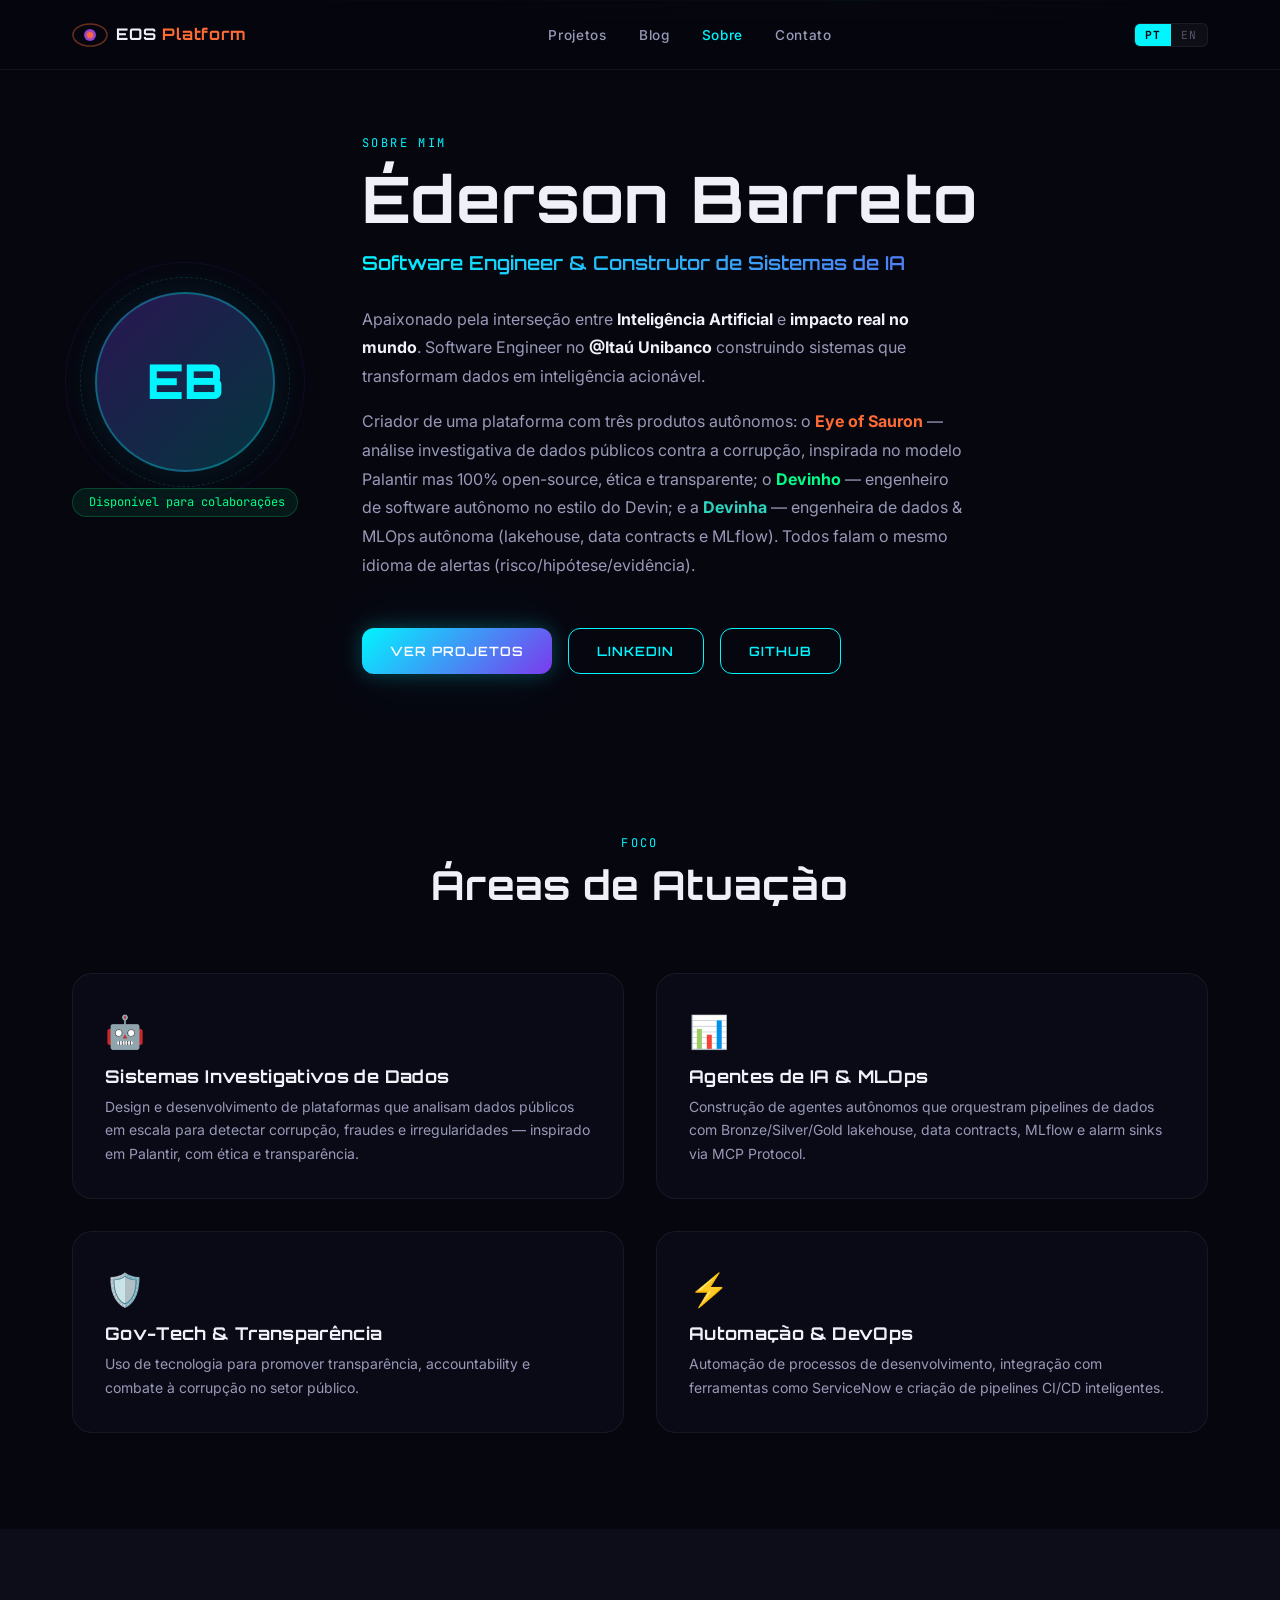
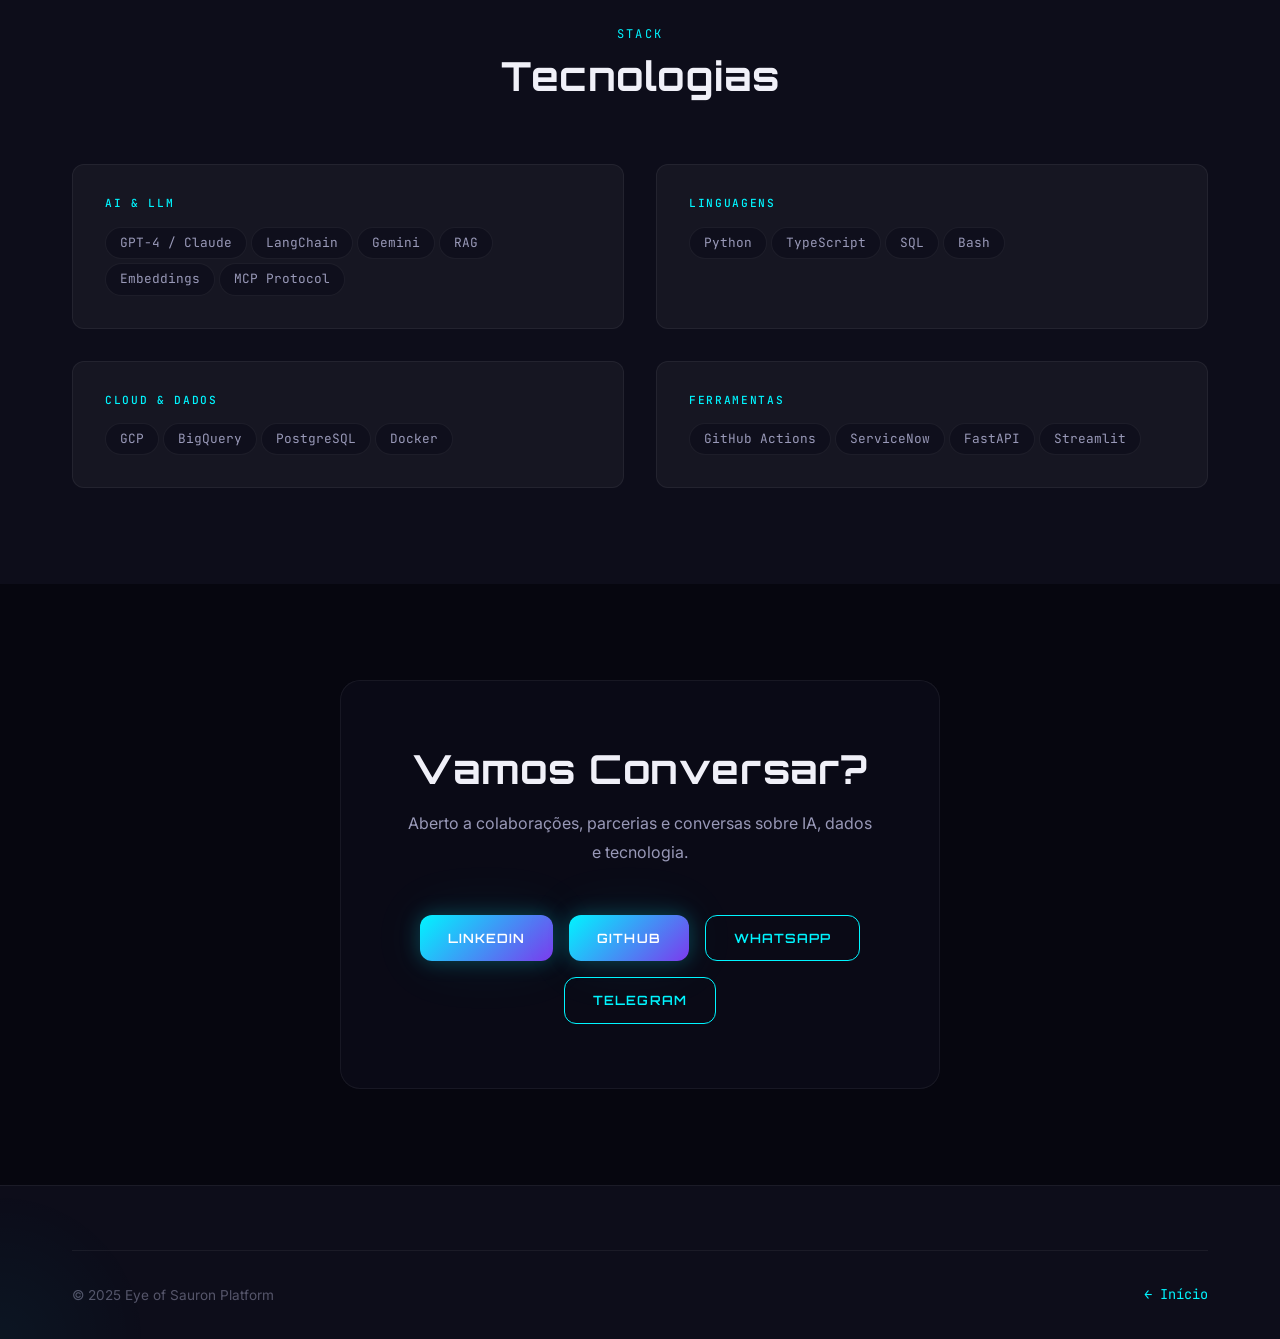
<file: about.html>
<!DOCTYPE html>
<html lang="pt-BR">
<head>
  <meta charset="UTF-8" />
  <meta name="viewport" content="width=device-width, initial-scale=1.0" />
  <meta name="description" content="Sobre — Eye of Sauron Platform. Desenvolvedor e pesquisador de IA, criador de agentes autônomos e plataformas de análise de dados." />
  <title>Sobre — Eye of Sauron Platform</title>
  <link rel="stylesheet" href="assets/css/global.css" />
  <link rel="stylesheet" href="assets/css/about.css" />
  <link rel="icon" type="image/svg+xml" href="assets/images/favicon.svg" />
</head>

<body>
  <!-- NAVBAR -->
  <nav class="navbar" id="navbar">
    <div class="container navbar-inner">
      <a href="index.html" class="navbar-logo">
        <svg class="logo-eye" viewBox="0 0 36 36" fill="none"><ellipse cx="18" cy="18" rx="17" ry="11" stroke="#ff6b35" stroke-width="1.5" opacity="0.4"/><circle cx="18" cy="18" r="6" fill="url(#egAbout)"/><circle cx="18" cy="18" r="3" fill="#ff6b35" opacity="0.9"/><defs><radialGradient id="egAbout" cx="50%" cy="50%" r="50%"><stop offset="0%" stop-color="#ff6b35"/><stop offset="100%" stop-color="#7c3aed"/></radialGradient></defs></svg>
        <span>EOS <span class="accent">Platform</span></span>
      </a>
      <ul class="navbar-links" id="nav-links">
        <li><a href="projects/index.html" data-i18n="nav.projects">Projetos</a></li>
        <li><a href="blog/index.html" data-i18n="nav.blog">Blog</a></li>
        <li><a href="about.html" style="color: var(--neon-cyan)" data-i18n="nav.about">Sobre</a></li>
        <li><a href="#contact" data-i18n="nav.contact">Contato</a></li>
      </ul>
      <div class="navbar-actions">
        <div class="lang-toggle"><button class="lang-btn active" data-lang="pt">PT</button><button class="lang-btn" data-lang="en">EN</button></div>
        <button class="navbar-hamburger" id="hamburger"><span></span><span></span><span></span></button>
      </div>
    </div>
  </nav>

  <!-- ABOUT HERO -->
  <section class="about-hero">
    <div class="container about-hero-inner">
      <div class="about-avatar-wrap animate-fade-up">
        <!-- Avatar placeholder - replace with real photo -->
        <div class="about-avatar">
          <div class="avatar-initials">EB</div>
          <div class="avatar-ring avatar-ring-1"></div>
          <div class="avatar-ring avatar-ring-2"></div>
        </div>
        <div class="about-status">
          <span class="dot dot-green animate-pulse"></span>
          Disponível para colaborações
        </div>
      </div>

      <div class="about-intro animate-fade-up delay-200">
        <span class="section-label">Sobre Mim</span>
        <h1 class="about-name">Éderson Barreto</h1>
        <p class="about-title gradient-text">Software Engineer & Construtor de Sistemas de IA</p>
        <p class="about-bio">
          Apaixonado pela interseção entre <strong style="color: var(--text-primary)">Inteligência Artificial</strong> e <strong style="color: var(--text-primary)">impacto real no mundo</strong>. Software Engineer no <strong style="color: var(--text-primary)">@Itaú Unibanco</strong> construindo sistemas que transformam dados em inteligência acionável.
        </p>
        <p class="about-bio" style="margin-top: 1rem;">
          Criador de uma plataforma com três produtos autônomos: o <strong style="color: var(--neon-amber)">Eye of Sauron</strong> — análise investigativa de dados públicos contra a corrupção, inspirada no modelo Palantir mas 100% open-source, ética e transparente; o <strong style="color: var(--neon-green)">Devinho</strong> — engenheiro de software autônomo no estilo do Devin; e a <strong style="color: var(--neon-teal)">Devinha</strong> — engenheira de dados &amp; MLOps autônoma (lakehouse, data contracts e MLflow). Todos falam o mesmo idioma de alertas (risco/hipótese/evidência).
        </p>
        <div class="about-actions">
          <a href="projects/index.html" class="btn btn-primary">Ver Projetos</a>
          <a href="https://www.linkedin.com/in/eddiedevlife/" class="btn btn-outline" target="_blank" rel="noopener" id="about-linkedin">LinkedIn</a>
          <a href="https://github.com/EddieDevLife" class="btn btn-outline" target="_blank" rel="noopener" id="about-github">GitHub</a>
        </div>
      </div>
    </div>
  </section>

  <!-- TIMELINE / FOCUS AREAS -->
  <section class="section">
    <div class="container">
      <div class="section-header reveal">
        <span class="section-label">Foco</span>
        <h2 class="section-title">Áreas de Atuação</h2>
      </div>
      <div class="focus-grid">
        <div class="focus-card card reveal">
          <div class="focus-icon">🤖</div>
          <h3>Sistemas Investigativos de Dados</h3>
          <p>Design e desenvolvimento de plataformas que analisam dados públicos em escala para detectar corrupção, fraudes e irregularidades — inspirado em Palantir, com ética e transparência.</p>
        </div>
        <div class="focus-card card reveal delay-100">
          <div class="focus-icon">📊</div>
          <h3>Agentes de IA & MLOps</h3>
          <p>Construção de agentes autônomos que orquestram pipelines de dados com Bronze/Silver/Gold lakehouse, data contracts, MLflow e alarm sinks via MCP Protocol.</p>
        </div>
        <div class="focus-card card reveal delay-200">
          <div class="focus-icon">🛡️</div>
          <h3>Gov-Tech & Transparência</h3>
          <p>Uso de tecnologia para promover transparência, accountability e combate à corrupção no setor público.</p>
        </div>
        <div class="focus-card card reveal delay-300">
          <div class="focus-icon">⚡</div>
          <h3>Automação & DevOps</h3>
          <p>Automação de processos de desenvolvimento, integração com ferramentas como ServiceNow e criação de pipelines CI/CD inteligentes.</p>
        </div>
      </div>
    </div>
  </section>

  <!-- TECH STACK DEEP DIVE -->
  <section class="section" style="background: var(--bg-secondary)">
    <div class="container">
      <div class="section-header reveal">
        <span class="section-label">Stack</span>
        <h2 class="section-title">Tecnologias</h2>
      </div>
      <div class="about-tech-grid reveal">
        <div class="about-tech-group">
          <h4 class="about-tech-cat">AI & LLM</h4>
          <div class="about-tech-tags">
            <span class="tech-tag-lg">GPT-4 / Claude</span>
            <span class="tech-tag-lg">LangChain</span>
            <span class="tech-tag-lg">Gemini</span>
            <span class="tech-tag-lg">RAG</span>
            <span class="tech-tag-lg">Embeddings</span>
            <span class="tech-tag-lg">MCP Protocol</span>
          </div>
        </div>
        <div class="about-tech-group">
          <h4 class="about-tech-cat">Linguagens</h4>
          <div class="about-tech-tags">
            <span class="tech-tag-lg">Python</span>
            <span class="tech-tag-lg">TypeScript</span>
            <span class="tech-tag-lg">SQL</span>
            <span class="tech-tag-lg">Bash</span>
          </div>
        </div>
        <div class="about-tech-group">
          <h4 class="about-tech-cat">Cloud & Dados</h4>
          <div class="about-tech-tags">
            <span class="tech-tag-lg">GCP</span>
            <span class="tech-tag-lg">BigQuery</span>
            <span class="tech-tag-lg">PostgreSQL</span>
            <span class="tech-tag-lg">Docker</span>
          </div>
        </div>
        <div class="about-tech-group">
          <h4 class="about-tech-cat">Ferramentas</h4>
          <div class="about-tech-tags">
            <span class="tech-tag-lg">GitHub Actions</span>
            <span class="tech-tag-lg">ServiceNow</span>
            <span class="tech-tag-lg">FastAPI</span>
            <span class="tech-tag-lg">Streamlit</span>
          </div>
        </div>
      </div>
    </div>
  </section>

  <!-- CONTACT -->
  <section class="section" id="contact">
    <div class="container">
      <div class="contact-box card reveal" style="text-align: center; max-width: 600px; margin: 0 auto; padding: var(--space-3xl);">
        <h2 style="margin-bottom: var(--space-md)">Vamos Conversar?</h2>
        <p style="margin-bottom: var(--space-2xl)">
          Aberto a colaborações, parcerias e conversas sobre IA, dados e tecnologia.
        </p>
        <div style="display: flex; gap: var(--space-md); justify-content: center; flex-wrap: wrap;">
          <a href="https://www.linkedin.com/in/eddiedevlife/" class="btn btn-primary" target="_blank" rel="noopener" id="contact-linkedin">
            LinkedIn
          </a>
          <a href="https://github.com/EddieDevLife" class="btn btn-primary" target="_blank" rel="noopener" id="contact-github">
            GitHub
          </a>
          <a href="https://wa.me/5512988622852" class="btn btn-outline" target="_blank" rel="noopener" id="contact-whatsapp">
            WhatsApp
          </a>
          <a href="https://t.me/EddieDevLife" class="btn btn-outline" target="_blank" rel="noopener" id="contact-telegram">
            Telegram
          </a>
        </div>
      </div>
    </div>
  </section>

  <footer>
    <div class="container">
      <div class="footer-bottom" style="border-top: 1px solid var(--border-subtle); padding-top: var(--space-xl);">
        <p style="color: var(--text-muted); font-size: 0.85rem;">© 2025 Eye of Sauron Platform</p>
        <a href="index.html" style="color: var(--neon-cyan); font-size: 0.85rem; font-family: var(--font-mono);">← Início</a>
      </div>
    </div>
  </footer>

  <script src="assets/js/global.js"></script>
</body>
</html>
</file>
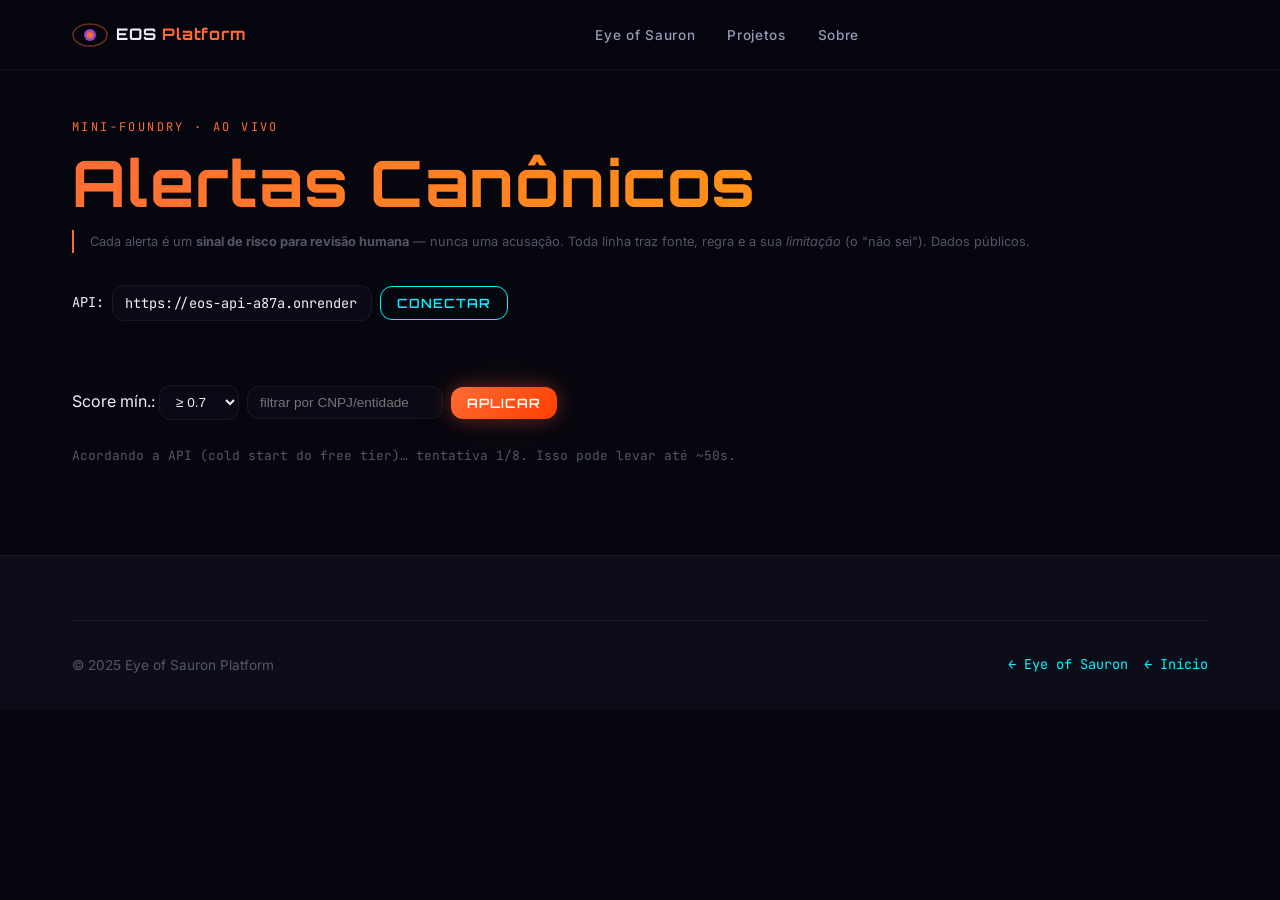
<file: projects/eye-of-sauron/alertas.html>
<!DOCTYPE html>
<html lang="pt-BR">
<head>
  <meta charset="UTF-8" />
  <meta name="viewport" content="width=device-width, initial-scale=1.0" />
  <meta name="description" content="Alertas ao vivo — Eye of Sauron. Sinais de risco em dados públicos, servidos pela API do mini-Foundry. Para revisão humana, nunca acusações." />
  <title>Alertas ao vivo — Eye of Sauron</title>
  <link rel="stylesheet" href="../../assets/css/global.css" />
  <link rel="stylesheet" href="../../assets/css/brand-hub.css" />
  <style>
    .alertas-wrap { padding-top: calc(var(--navbar-height) + var(--space-2xl)); }
    .alertas-config {
      display: flex; gap: var(--space-sm); flex-wrap: wrap; align-items: center;
      margin-bottom: var(--space-xl); font-family: var(--font-mono); font-size: 0.85rem;
    }
    .alertas-config input {
      background: var(--bg-card); border: 1px solid var(--border-subtle);
      color: var(--text-primary); padding: 8px 12px; border-radius: var(--radius-md);
      font-family: var(--font-mono); font-size: 0.85rem;
    }
    #api-base { min-width: 260px; }
    .alertas-stats { display: grid; grid-template-columns: repeat(auto-fit, minmax(120px, 1fr));
      gap: var(--space-md); margin-bottom: var(--space-xl); }
    .kpi { background: var(--bg-card); border: 1px solid var(--border-subtle);
      border-radius: var(--radius-lg); padding: var(--space-lg); text-align: center; }
    .kpi-num { display: block; font-size: 2rem; font-weight: 800; color: var(--neon-amber);
      font-family: var(--font-mono); }
    .kpi-label { font-size: 0.75rem; color: var(--text-muted); text-transform: uppercase;
      letter-spacing: 0.05em; }
    .alertas-filtros { display: flex; gap: var(--space-sm); flex-wrap: wrap;
      align-items: center; margin-bottom: var(--space-lg); }
    .alertas-filtros select, .alertas-filtros input {
      background: var(--bg-card); border: 1px solid var(--border-subtle);
      color: var(--text-primary); padding: 8px 12px; border-radius: var(--radius-md);
      font-size: 0.85rem; }
    .alertas-status { font-family: var(--font-mono); font-size: 0.8rem;
      color: var(--text-muted); margin-bottom: var(--space-lg); }
    .alertas-status.ok { color: var(--neon-green); }
    .alertas-status.erro { color: var(--neon-amber); }
    #alertas-list { display: grid; gap: var(--space-md); }
    .alerta-card { padding: var(--space-lg); }
    .alerta-head { display: flex; align-items: center; gap: var(--space-sm); flex-wrap: wrap;
      margin-bottom: var(--space-sm); }
    .alerta-dot { width: 10px; height: 10px; border-radius: 50%; flex-shrink: 0; }
    .alerta-tipo { font-size: 1.05rem; margin: 0; }
    .alerta-score { margin-left: auto; font-family: var(--font-mono); font-size: 0.8rem;
      color: var(--text-muted); }
    .alerta-ent, .alerta-regra, .alerta-fonte, .alerta-limit {
      font-size: 0.9rem; margin: 4px 0; line-height: 1.5; }
    .alerta-fonte { color: var(--text-muted); font-size: 0.8rem; }
    .alerta-limit { color: var(--text-secondary); }
    .alertas-empty { color: var(--text-muted); text-align: center; padding: var(--space-2xl); }
    .alertas-disclaimer { font-size: 0.8rem; color: var(--text-muted);
      border-left: 2px solid var(--neon-amber); padding-left: var(--space-md);
      margin-bottom: var(--space-xl); }
  </style>
  <link rel="icon" type="image/svg+xml" href="../../assets/images/favicon.svg" />
</head>

<body class="brand-amber">
  <!-- NAVBAR -->
  <nav class="navbar" id="navbar">
    <div class="container navbar-inner">
      <a href="../../index.html" class="navbar-logo">
        <svg class="logo-eye" viewBox="0 0 36 36" fill="none"><ellipse cx="18" cy="18" rx="17" ry="11" stroke="#ff6b35" stroke-width="1.5" opacity="0.4"/><circle cx="18" cy="18" r="6" fill="url(#egA)"/><circle cx="18" cy="18" r="3" fill="#ff6b35" opacity="0.9"/><defs><radialGradient id="egA" cx="50%" cy="50%" r="50%"><stop offset="0%" stop-color="#ff6b35"/><stop offset="100%" stop-color="#7c3aed"/></radialGradient></defs></svg>
        <span>EOS <span class="accent">Platform</span></span>
      </a>
      <ul class="navbar-links" id="nav-links">
        <li><a href="index.html">Eye of Sauron</a></li>
        <li><a href="../index.html">Projetos</a></li>
        <li><a href="../../about.html">Sobre</a></li>
      </ul>
      <div class="navbar-actions">
        <button class="navbar-hamburger" id="hamburger"><span></span><span></span><span></span></button>
      </div>
    </div>
  </nav>

  <main class="container alertas-wrap">
    <span class="section-label" style="color: var(--neon-amber)">Mini-Foundry · ao vivo</span>
    <h1 class="gradient-text-amber" style="margin: 0.25rem 0 0.5rem;">Alertas Canônicos</h1>
    <p class="alertas-disclaimer">
      Cada alerta é um <strong>sinal de risco para revisão humana</strong> — nunca uma acusação.
      Toda linha traz fonte, regra e a sua <em>limitação</em> (o "não sei"). Dados públicos.
    </p>

    <!-- Config da API -->
    <div class="alertas-config">
      <label for="api-base">API:</label>
      <input id="api-base" type="text" placeholder="https://eos-api-a87a.onrender.com" />
      <button id="api-save" class="btn btn-outline" style="padding:8px 16px;">Conectar</button>
    </div>

    <!-- KPIs -->
    <div id="alertas-stats" class="alertas-stats"></div>

    <!-- Filtros -->
    <div class="alertas-filtros">
      <label>Score mín.:
        <select id="flt-score">
          <option value="">todos</option>
          <option value="0.5">≥ 0.5</option>
          <option value="0.7" selected>≥ 0.7</option>
          <option value="0.9">≥ 0.9</option>
        </select>
      </label>
      <input id="flt-entidade" type="text" placeholder="filtrar por CNPJ/entidade" />
      <button id="flt-aplicar" class="btn btn-amber" style="padding:8px 16px;">Aplicar</button>
    </div>

    <p id="alertas-status" class="alertas-status"></p>

    <!-- Lista -->
    <div id="alertas-list"></div>
  </main>

  <footer style="margin-top: var(--space-3xl);">
    <div class="container">
      <div class="footer-bottom" style="border-top: 1px solid var(--border-subtle); padding-top: var(--space-xl);">
        <p style="color: var(--text-muted); font-size: 0.85rem;">© 2025 Eye of Sauron Platform</p>
        <div style="display:flex; gap: 1rem;">
          <a href="index.html" style="color: var(--neon-cyan); font-size: 0.85rem; font-family: var(--font-mono);">← Eye of Sauron</a>
          <a href="../../index.html" style="color: var(--neon-cyan); font-size: 0.85rem; font-family: var(--font-mono);">← Início</a>
        </div>
      </div>
    </div>
  </footer>

  <script src="../../assets/js/alertas.js"></script>
</body>
</html>
</file>
<file: assets/css/global.css>
/* ============================================================
   EYE OF SAURON PLATFORM — Global Design System
   ============================================================ */

@import url('https://fonts.googleapis.com/css2?family=Orbitron:wght@400;500;600;700;800;900&family=Inter:wght@300;400;500;600;700&family=JetBrains+Mono:wght@400;500&display=swap');

/* ── CSS Custom Properties ─────────────────────────────────── */
:root {
  /* Background */
  --bg-primary:    #06060f;
  --bg-secondary:  #0d0d1a;
  --bg-card:       rgba(13, 13, 26, 0.7);
  --bg-glass:      rgba(255, 255, 255, 0.04);

  /* Neon Colors */
  --neon-cyan:     #00f5ff;
  --neon-purple:   #7c3aed;
  --neon-green:    #00ff88;  /* Devinho */
  --neon-amber:    #ff6b35;  /* Eye of Sauron */
  --neon-teal:     #2dd4bf;  /* Devinha */

  /* Text */
  --text-primary:  #f0f0f8;
  --text-secondary:#9999b8;
  --text-muted:    #55556a;

  /* Borders */
  --border-subtle: rgba(255, 255, 255, 0.06);
  --border-neon:   rgba(0, 245, 255, 0.3);

  /* Shadows */
  --shadow-neon-cyan:   0 0 20px rgba(0, 245, 255, 0.25), 0 0 60px rgba(0, 245, 255, 0.08);
  --shadow-neon-purple: 0 0 20px rgba(124, 58, 237, 0.35), 0 0 60px rgba(124, 58, 237, 0.1);
  --shadow-neon-amber:  0 0 20px rgba(255, 107, 53, 0.35), 0 0 60px rgba(255, 107, 53, 0.1);
  --shadow-neon-green:  0 0 20px rgba(0, 255, 136, 0.3),  0 0 60px rgba(0, 255, 136, 0.08);
  --shadow-neon-teal:   0 0 20px rgba(45, 212, 191, 0.3), 0 0 60px rgba(45, 212, 191, 0.08);
  --shadow-card:        0 8px 32px rgba(0, 0, 0, 0.4);

  /* Typography */
  --font-display: 'Orbitron', sans-serif;
  --font-body:    'Inter', sans-serif;
  --font-mono:    'JetBrains Mono', monospace;

  /* Spacing */
  --space-xs:  0.25rem;
  --space-sm:  0.5rem;
  --space-md:  1rem;
  --space-lg:  1.5rem;
  --space-xl:  2rem;
  --space-2xl: 3rem;
  --space-3xl: 4rem;
  --space-4xl: 6rem;

  /* Radius */
  --radius-sm:  6px;
  --radius-md:  12px;
  --radius-lg:  20px;
  --radius-xl:  32px;

  /* Transitions */
  --transition-fast:   0.15s ease;
  --transition-normal: 0.3s ease;
  --transition-slow:   0.6s ease;

  /* Navbar height */
  --navbar-height: 70px;
}

/* ── Reset & Base ───────────────────────────────────────────── */
*, *::before, *::after { box-sizing: border-box; margin: 0; padding: 0; }

html {
  scroll-behavior: smooth;
  font-size: 16px;
}

body {
  font-family: var(--font-body);
  background-color: var(--bg-primary);
  color: var(--text-primary);
  line-height: 1.6;
  min-height: 100vh;
  overflow-x: hidden;
}

/* Scrollbar */
::-webkit-scrollbar { width: 6px; }
::-webkit-scrollbar-track { background: var(--bg-primary); }
::-webkit-scrollbar-thumb { background: var(--neon-purple); border-radius: 3px; }
::-webkit-scrollbar-thumb:hover { background: var(--neon-cyan); }

::selection { background: rgba(0, 245, 255, 0.2); color: var(--neon-cyan); }

/* ── Typography ─────────────────────────────────────────────── */
h1, h2, h3, h4, h5, h6 {
  font-family: var(--font-display);
  font-weight: 700;
  line-height: 1.2;
  letter-spacing: 0.02em;
}

h1 { font-size: clamp(2rem, 5vw, 4rem); }
h2 { font-size: clamp(1.5rem, 3.5vw, 2.5rem); }
h3 { font-size: clamp(1.2rem, 2.5vw, 1.75rem); }
h4 { font-size: 1.25rem; }
h5 { font-size: 1rem; }

p { color: var(--text-secondary); line-height: 1.8; }
a { color: var(--neon-cyan); text-decoration: none; transition: color var(--transition-fast); }
a:hover { color: #fff; }

code, pre { font-family: var(--font-mono); }

/* ── Layout Utilities ───────────────────────────────────────── */
.container {
  width: 100%;
  max-width: 1200px;
  margin: 0 auto;
  padding: 0 var(--space-xl);
}

.container-wide {
  width: 100%;
  max-width: 1400px;
  margin: 0 auto;
  padding: 0 var(--space-xl);
}

.section {
  padding: var(--space-4xl) 0;
  position: relative;
}

.section-header {
  text-align: center;
  margin-bottom: var(--space-3xl);
}

.section-label {
  font-family: var(--font-mono);
  font-size: 0.75rem;
  letter-spacing: 0.2em;
  text-transform: uppercase;
  color: var(--neon-cyan);
  margin-bottom: var(--space-sm);
  display: block;
}

.section-title {
  margin-bottom: var(--space-md);
}

.section-desc {
  max-width: 600px;
  margin: 0 auto;
  font-size: 1.05rem;
}

/* ── Navbar ─────────────────────────────────────────────────── */
.navbar {
  position: fixed;
  top: 0; left: 0; right: 0;
  height: var(--navbar-height);
  z-index: 1000;
  display: flex;
  align-items: center;
  background: rgba(6, 6, 15, 0.85);
  backdrop-filter: blur(20px);
  -webkit-backdrop-filter: blur(20px);
  border-bottom: 1px solid var(--border-subtle);
  transition: background var(--transition-normal);
}

.navbar.scrolled {
  background: rgba(6, 6, 15, 0.97);
  box-shadow: 0 4px 30px rgba(0, 0, 0, 0.5);
}

.navbar-inner {
  display: flex;
  align-items: center;
  justify-content: space-between;
  width: 100%;
}

.navbar-logo {
  display: flex;
  align-items: center;
  gap: var(--space-sm);
  font-family: var(--font-display);
  font-size: 1rem;
  font-weight: 700;
  color: var(--text-primary);
  letter-spacing: 0.05em;
}

.navbar-logo .logo-eye {
  width: 36px;
  height: 36px;
}

.navbar-logo span.accent { color: var(--neon-amber); }

.navbar-links {
  display: flex;
  align-items: center;
  gap: var(--space-xl);
  list-style: none;
}

.navbar-links a {
  font-size: 0.85rem;
  font-weight: 500;
  letter-spacing: 0.05em;
  color: var(--text-secondary);
  transition: color var(--transition-fast);
  position: relative;
}

.navbar-links a::after {
  content: '';
  position: absolute;
  bottom: -4px; left: 0;
  width: 0; height: 1px;
  background: var(--neon-cyan);
  transition: width var(--transition-normal);
}

.navbar-links a:hover { color: var(--neon-cyan); }
.navbar-links a:hover::after { width: 100%; }

.navbar-actions {
  display: flex;
  align-items: center;
  gap: var(--space-md);
}

/* Language Toggle */
.lang-toggle {
  display: flex;
  background: var(--bg-glass);
  border: 1px solid var(--border-subtle);
  border-radius: var(--radius-sm);
  overflow: hidden;
}

.lang-btn {
  padding: 4px 10px;
  font-family: var(--font-mono);
  font-size: 0.7rem;
  letter-spacing: 0.1em;
  color: var(--text-muted);
  background: transparent;
  border: none;
  cursor: pointer;
  transition: all var(--transition-fast);
}

.lang-btn.active {
  background: var(--neon-cyan);
  color: var(--bg-primary);
  font-weight: 700;
}

.navbar-hamburger {
  display: none;
  flex-direction: column;
  gap: 5px;
  cursor: pointer;
  padding: var(--space-sm);
  background: none;
  border: none;
}

.navbar-hamburger span {
  display: block;
  width: 24px;
  height: 2px;
  background: var(--text-primary);
  border-radius: 2px;
  transition: all var(--transition-normal);
}

/* ── Buttons ─────────────────────────────────────────────────── */
.btn {
  display: inline-flex;
  align-items: center;
  gap: var(--space-sm);
  padding: 0.75rem 1.75rem;
  border-radius: var(--radius-md);
  font-family: var(--font-display);
  font-size: 0.8rem;
  font-weight: 600;
  letter-spacing: 0.08em;
  text-transform: uppercase;
  cursor: pointer;
  border: none;
  transition: all var(--transition-normal);
  position: relative;
  overflow: hidden;
}

.btn::before {
  content: '';
  position: absolute;
  inset: 0;
  opacity: 0;
  transition: opacity var(--transition-normal);
}

.btn:hover::before { opacity: 1; }

.btn-primary {
  background: linear-gradient(135deg, var(--neon-cyan), var(--neon-purple));
  color: #fff;
  box-shadow: var(--shadow-neon-cyan);
}

.btn-primary:hover {
  transform: translateY(-2px);
  box-shadow: 0 0 30px rgba(0, 245, 255, 0.4), 0 0 80px rgba(0, 245, 255, 0.15);
  color: #fff;
}

.btn-outline {
  background: transparent;
  color: var(--neon-cyan);
  border: 1px solid var(--neon-cyan);
}

.btn-outline:hover {
  background: rgba(0, 245, 255, 0.08);
  transform: translateY(-2px);
  box-shadow: var(--shadow-neon-cyan);
  color: var(--neon-cyan);
}

.btn-amber {
  background: linear-gradient(135deg, var(--neon-amber), #ff3e00);
  color: #fff;
  box-shadow: var(--shadow-neon-amber);
}

.btn-amber:hover {
  transform: translateY(-2px);
  box-shadow: 0 0 30px rgba(255, 107, 53, 0.5);
  color: #fff;
}

.btn-green {
  background: linear-gradient(135deg, var(--neon-green), #00cc6a);
  color: var(--bg-primary);
  box-shadow: var(--shadow-neon-green);
}

.btn-green:hover {
  transform: translateY(-2px);
  box-shadow: 0 0 30px rgba(0, 255, 136, 0.5);
  color: var(--bg-primary);
}

.btn-teal {
  background: linear-gradient(135deg, var(--neon-teal), #0ea5e9);
  color: var(--bg-primary);
  box-shadow: var(--shadow-neon-teal);
}

.btn-teal:hover {
  transform: translateY(-2px);
  box-shadow: 0 0 30px rgba(45, 212, 191, 0.5);
  color: var(--bg-primary);
}

/* ── Cards ───────────────────────────────────────────────────── */
.card {
  background: var(--bg-card);
  border: 1px solid var(--border-subtle);
  border-radius: var(--radius-lg);
  padding: var(--space-xl);
  backdrop-filter: blur(12px);
  -webkit-backdrop-filter: blur(12px);
  transition: all var(--transition-normal);
  position: relative;
  overflow: hidden;
}

.card::before {
  content: '';
  position: absolute;
  top: 0; left: 0; right: 0;
  height: 1px;
  background: linear-gradient(90deg, transparent, var(--neon-cyan), transparent);
  opacity: 0;
  transition: opacity var(--transition-normal);
}

.card:hover {
  transform: translateY(-4px);
  border-color: rgba(0, 245, 255, 0.2);
  box-shadow: var(--shadow-card), var(--shadow-neon-cyan);
}

.card:hover::before { opacity: 1; }

.card-amber:hover {
  border-color: rgba(255, 107, 53, 0.3);
  box-shadow: var(--shadow-card), var(--shadow-neon-amber);
}

.card-amber::before {
  background: linear-gradient(90deg, transparent, var(--neon-amber), transparent);
}

.card-green:hover {
  border-color: rgba(0, 255, 136, 0.3);
  box-shadow: var(--shadow-card), var(--shadow-neon-green);
}

.card-green::before {
  background: linear-gradient(90deg, transparent, var(--neon-green), transparent);
}

.card-teal:hover {
  border-color: rgba(45, 212, 191, 0.3);
  box-shadow: var(--shadow-card), var(--shadow-neon-teal);
}

.card-teal::before {
  background: linear-gradient(90deg, transparent, var(--neon-teal), transparent);
}

/* ── Badges / Tags ───────────────────────────────────────────── */
.badge {
  display: inline-flex;
  align-items: center;
  gap: 4px;
  padding: 3px 10px;
  border-radius: 100px;
  font-size: 0.7rem;
  font-weight: 600;
  letter-spacing: 0.05em;
  text-transform: uppercase;
  font-family: var(--font-mono);
}

.badge-cyan   { background: rgba(0,245,255,0.12);   color: var(--neon-cyan);   border: 1px solid rgba(0,245,255,0.25); }
.badge-amber  { background: rgba(255,107,53,0.12);  color: var(--neon-amber);  border: 1px solid rgba(255,107,53,0.25);}
.badge-green  { background: rgba(0,255,136,0.12);   color: var(--neon-green);  border: 1px solid rgba(0,255,136,0.25); }
.badge-purple { background: rgba(124,58,237,0.15);  color: #a78bfa;            border: 1px solid rgba(124,58,237,0.3); }
.badge-teal   { background: rgba(45,212,191,0.12);   color: var(--neon-teal);   border: 1px solid rgba(45,212,191,0.25);}

.badge-status-active      { background: rgba(0,255,136,0.15); color: var(--neon-green); border: 1px solid rgba(0,255,136,0.3); }
.badge-status-development { background: rgba(255,197,0,0.12); color: #ffc500;           border: 1px solid rgba(255,197,0,0.25); }
.badge-status-planning    { background: rgba(148,163,184,0.1);color: #94a3b8;           border: 1px solid rgba(148,163,184,0.2);}

/* ── Grid Utilities ─────────────────────────────────────────── */
.grid-2 { display: grid; grid-template-columns: repeat(2, 1fr); gap: var(--space-xl); }
.grid-3 { display: grid; grid-template-columns: repeat(3, 1fr); gap: var(--space-xl); }
.grid-4 { display: grid; grid-template-columns: repeat(4, 1fr); gap: var(--space-lg); }

/* ── Gradient Text ───────────────────────────────────────────── */
.gradient-text {
  background: linear-gradient(135deg, var(--neon-cyan), var(--neon-purple));
  -webkit-background-clip: text;
  -webkit-text-fill-color: transparent;
  background-clip: text;
}

.gradient-text-amber {
  background: linear-gradient(135deg, var(--neon-amber), #ffaa00);
  -webkit-background-clip: text;
  -webkit-text-fill-color: transparent;
  background-clip: text;
}

.gradient-text-green {
  background: linear-gradient(135deg, var(--neon-green), #00cc6a);
  -webkit-background-clip: text;
  -webkit-text-fill-color: transparent;
  background-clip: text;
}

.gradient-text-teal {
  background: linear-gradient(135deg, var(--neon-teal), #0ea5e9);
  -webkit-background-clip: text;
  -webkit-text-fill-color: transparent;
  background-clip: text;
}

/* ── Glow Effects ────────────────────────────────────────────── */
.glow-cyan   { text-shadow: 0 0 20px rgba(0, 245, 255, 0.6); }
.glow-amber  { text-shadow: 0 0 20px rgba(255, 107, 53, 0.7); }
.glow-green  { text-shadow: 0 0 20px rgba(0, 255, 136, 0.6); }
.glow-teal   { text-shadow: 0 0 20px rgba(45, 212, 191, 0.6); }

/* ── Divider ─────────────────────────────────────────────────── */
.divider {
  height: 1px;
  background: linear-gradient(90deg, transparent, var(--border-subtle), transparent);
  margin: var(--space-2xl) 0;
}

/* ── Footer ─────────────────────────────────────────────────── */
footer {
  background: var(--bg-secondary);
  border-top: 1px solid var(--border-subtle);
  padding: var(--space-3xl) 0 var(--space-xl);
}

.footer-grid {
  display: grid;
  grid-template-columns: 2fr 1fr 1fr 1fr;
  gap: var(--space-3xl);
  margin-bottom: var(--space-3xl);
}

.footer-brand .footer-logo {
  font-family: var(--font-display);
  font-size: 1.1rem;
  font-weight: 800;
  color: var(--text-primary);
  margin-bottom: var(--space-md);
  display: block;
}

.footer-brand p { font-size: 0.9rem; max-width: 280px; }

.footer-heading {
  font-family: var(--font-mono);
  font-size: 0.7rem;
  letter-spacing: 0.2em;
  text-transform: uppercase;
  color: var(--neon-cyan);
  margin-bottom: var(--space-lg);
  display: block;
}

.footer-links {
  list-style: none;
  display: flex;
  flex-direction: column;
  gap: var(--space-sm);
}

.footer-links a {
  font-size: 0.9rem;
  color: var(--text-secondary);
}
.footer-links a:hover { color: var(--text-primary); }

.footer-bottom {
  display: flex;
  align-items: center;
  justify-content: space-between;
  padding-top: var(--space-xl);
  border-top: 1px solid var(--border-subtle);
  font-size: 0.8rem;
  color: var(--text-muted);
}

.social-links {
  display: flex;
  gap: var(--space-md);
}

.social-link {
  width: 38px; height: 38px;
  display: flex;
  align-items: center;
  justify-content: center;
  border-radius: var(--radius-sm);
  border: 1px solid var(--border-subtle);
  background: var(--bg-glass);
  color: var(--text-secondary);
  font-size: 1rem;
  transition: all var(--transition-normal);
}

.social-link:hover {
  border-color: var(--neon-cyan);
  color: var(--neon-cyan);
  box-shadow: var(--shadow-neon-cyan);
  background: rgba(0, 245, 255, 0.05);
}

/* ── Animations ─────────────────────────────────────────────── */
@keyframes fadeInUp {
  from { opacity: 0; transform: translateY(30px); }
  to   { opacity: 1; transform: translateY(0); }
}

@keyframes fadeIn {
  from { opacity: 0; }
  to   { opacity: 1; }
}

@keyframes pulse {
  0%, 100% { opacity: 1; }
  50%       { opacity: 0.5; }
}

@keyframes spin {
  from { transform: rotate(0deg); }
  to   { transform: rotate(360deg); }
}

@keyframes scanline {
  0%   { transform: translateY(-100%); }
  100% { transform: translateY(100vh); }
}

@keyframes glitch {
  0%   { clip-path: inset(40% 0 61% 0); transform: skew(-1deg); }
  20%  { clip-path: inset(92% 0 1% 0);  transform: skew(0.5deg); }
  40%  { clip-path: inset(43% 0 1% 0);  transform: skew(-0.5deg); }
  60%  { clip-path: inset(25% 0 58% 0); transform: skew(1deg); }
  80%  { clip-path: inset(54% 0 7% 0);  transform: skew(-0.5deg); }
  100% { clip-path: inset(58% 0 43% 0); transform: skew(0.5deg); }
}

@keyframes neonPulse {
  0%, 100% { box-shadow: 0 0 5px var(--neon-cyan), 0 0 10px var(--neon-cyan), 0 0 20px var(--neon-cyan); }
  50%       { box-shadow: 0 0 10px var(--neon-cyan), 0 0 30px var(--neon-cyan), 0 0 60px var(--neon-cyan); }
}

@keyframes float {
  0%, 100% { transform: translateY(0); }
  50%       { transform: translateY(-10px); }
}

.animate-fade-up   { animation: fadeInUp 0.7s ease both; }
.animate-fade-in   { animation: fadeIn 0.5s ease both; }
.animate-float     { animation: float 3s ease-in-out infinite; }
.animate-pulse     { animation: pulse 2s ease-in-out infinite; }

.delay-100 { animation-delay: 0.1s; }
.delay-200 { animation-delay: 0.2s; }
.delay-300 { animation-delay: 0.3s; }
.delay-400 { animation-delay: 0.4s; }
.delay-500 { animation-delay: 0.5s; }
.delay-600 { animation-delay: 0.6s; }

/* Scroll reveal */
.reveal {
  opacity: 0;
  transform: translateY(30px);
  transition: opacity 0.7s ease, transform 0.7s ease;
}
.reveal.visible {
  opacity: 1;
  transform: translateY(0);
}

/* ── Responsive ─────────────────────────────────────────────── */
@media (max-width: 1024px) {
  .grid-4 { grid-template-columns: repeat(2, 1fr); }
  .footer-grid { grid-template-columns: 1fr 1fr; }
}

@media (max-width: 768px) {
  :root { --space-4xl: 4rem; --space-3xl: 3rem; }
  .container, .container-wide { padding: 0 var(--space-lg); }
  .grid-2, .grid-3, .grid-4 { grid-template-columns: 1fr; }
  .footer-grid { grid-template-columns: 1fr; gap: var(--space-xl); }

  .navbar-links { display: none; }
  .navbar-links.open {
    display: flex;
    flex-direction: column;
    position: fixed;
    top: var(--navbar-height);
    left: 0; right: 0;
    background: rgba(6, 6, 15, 0.98);
    padding: var(--space-xl);
    gap: var(--space-lg);
    border-bottom: 1px solid var(--border-subtle);
    backdrop-filter: blur(20px);
  }
  .navbar-hamburger { display: flex; }
  .footer-bottom { flex-direction: column; gap: var(--space-md); text-align: center; }
}

@media (max-width: 480px) {
  h1 { font-size: 1.8rem; }
  h2 { font-size: 1.4rem; }
}
</file>
<file: assets/css/home.css>
/* ============================================================
   EYE OF SAURON PLATFORM — Home Page Styles
   ============================================================ */

/* ── Hero ───────────────────────────────────────────────────── */
.hero {
  position: relative;
  min-height: 100vh;
  display: flex;
  align-items: center;
  overflow: hidden;
  padding-top: var(--navbar-height);
}

.hero-canvas {
  position: absolute;
  inset: 0;
  z-index: 0;
  opacity: 0.7;
}

.hero-grid-overlay {
  position: absolute;
  inset: 0;
  z-index: 1;
  background-image:
    linear-gradient(rgba(0, 245, 255, 0.03) 1px, transparent 1px),
    linear-gradient(90deg, rgba(0, 245, 255, 0.03) 1px, transparent 1px);
  background-size: 50px 50px;
  mask-image: radial-gradient(ellipse 80% 80% at 50% 50%, black 20%, transparent 100%);
}

.hero-content {
  position: relative;
  z-index: 2;
  text-align: center;
  padding: var(--space-4xl) var(--space-xl);
  display: flex;
  flex-direction: column;
  align-items: center;
  gap: var(--space-lg);
}

.hero-badge {
  margin-bottom: var(--space-sm);
}

.hero-title {
  max-width: 900px;
  margin: 0 auto;
  font-size: clamp(2.5rem, 6vw, 5rem);
  font-weight: 900;
  letter-spacing: -0.02em;
  line-height: 1.05;
}

.hero-subtitle {
  font-size: 1.3rem;
  color: var(--text-secondary);
  display: flex;
  align-items: center;
  gap: 4px;
  justify-content: center;
}

.typed-wrapper {
  display: inline-flex;
  align-items: center;
  gap: 2px;
}

.typed-highlight {
  color: var(--neon-cyan);
  font-family: var(--font-mono);
  font-weight: 500;
}

.typed-cursor {
  color: var(--neon-cyan);
  animation: pulse 1s step-end infinite;
  font-weight: 300;
}

.hero-desc {
  max-width: 600px;
  font-size: 1.05rem;
  line-height: 1.8;
}

.hero-actions {
  display: flex;
  gap: var(--space-md);
  flex-wrap: wrap;
  justify-content: center;
  margin-top: var(--space-sm);
}

/* Stats Bar */
.hero-stats {
  display: flex;
  align-items: center;
  gap: var(--space-2xl);
  margin-top: var(--space-xl);
  padding: var(--space-lg) var(--space-2xl);
  background: var(--bg-glass);
  border: 1px solid var(--border-subtle);
  border-radius: var(--radius-xl);
  backdrop-filter: blur(12px);
}

.stat {
  text-align: center;
}

.stat-num {
  font-family: var(--font-display);
  font-size: 2rem;
  font-weight: 800;
  color: var(--neon-cyan);
  display: inline;
}

.stat-plus {
  font-family: var(--font-display);
  font-size: 1.5rem;
  font-weight: 800;
  color: var(--neon-cyan);
}

.stat-label {
  display: block;
  font-size: 0.75rem;
  color: var(--text-muted);
  text-transform: uppercase;
  letter-spacing: 0.1em;
  margin-top: 4px;
  font-family: var(--font-mono);
}

.stat-divider {
  width: 1px;
  height: 40px;
  background: var(--border-subtle);
}

/* Scroll indicator */
.hero-scroll-indicator {
  position: absolute;
  bottom: var(--space-xl);
  left: 50%;
  transform: translateX(-50%);
  z-index: 2;
  display: flex;
  flex-direction: column;
  align-items: center;
  gap: var(--space-sm);
  color: var(--text-muted);
  font-size: 0.7rem;
  letter-spacing: 0.1em;
  font-family: var(--font-mono);
}

.scroll-line {
  width: 1px;
  height: 40px;
  background: linear-gradient(to bottom, var(--neon-cyan), transparent);
  animation: scanline 2s ease-in-out infinite;
}

/* ── Brands Section ─────────────────────────────────────────── */
.brands-section {
  background: linear-gradient(180deg, var(--bg-primary) 0%, var(--bg-secondary) 50%, var(--bg-primary) 100%);
}

.brands-grid {
  display: grid;
  grid-template-columns: repeat(auto-fit, minmax(280px, 1fr));
  gap: var(--space-xl);
}

.brand-card {
  display: flex;
  flex-direction: column;
  gap: var(--space-lg);
  padding: var(--space-2xl);
  align-items: flex-start;
}

.brand-icon-wrap {
  flex-shrink: 0;
  width: 80px;
  height: 80px;
  display: flex;
  align-items: center;
  justify-content: center;
  border-radius: var(--radius-md);
  padding: var(--space-md);
}

.brand-icon-amber {
  background: rgba(255, 107, 53, 0.1);
  border: 1px solid rgba(255, 107, 53, 0.2);
}

.brand-icon-green {
  background: rgba(0, 255, 136, 0.08);
  border: 1px solid rgba(0, 255, 136, 0.2);
}

.brand-icon-teal {
  background: rgba(45, 212, 191, 0.08);
  border: 1px solid rgba(45, 212, 191, 0.2);
}

.brand-icon-wrap svg {
  width: 100%;
  height: 100%;
}

.brand-content {
  flex: 1;
}

.brand-name {
  font-size: 1.6rem;
  margin-bottom: var(--space-sm);
}

.brand-desc {
  font-size: 0.95rem;
  margin-bottom: var(--space-lg);
  line-height: 1.7;
}

.brand-projects-preview {
  list-style: none;
  display: flex;
  flex-direction: column;
  gap: var(--space-xs);
  margin-bottom: var(--space-lg);
}

.brand-projects-preview li {
  display: flex;
  align-items: center;
  gap: var(--space-sm);
  font-size: 0.85rem;
  color: var(--text-secondary);
}

.dot {
  width: 6px;
  height: 6px;
  border-radius: 50%;
  flex-shrink: 0;
}

.dot-amber { background: var(--neon-amber); box-shadow: 0 0 6px var(--neon-amber); }
.dot-green { background: var(--neon-green); box-shadow: 0 0 6px var(--neon-green); }
.dot-cyan  { background: var(--neon-cyan);  box-shadow: 0 0 6px var(--neon-cyan); }
.dot-teal  { background: var(--neon-teal);  box-shadow: 0 0 6px var(--neon-teal); }

/* ── Projects Section ───────────────────────────────────────── */
.projects-section {
  position: relative;
}

.projects-grid {
  display: grid;
  grid-template-columns: repeat(2, 1fr);
  gap: var(--space-xl);
  margin-bottom: var(--space-2xl);
}

.project-card {
  display: flex;
  flex-direction: column;
  gap: var(--space-md);
}

.project-card-header {
  display: flex;
  align-items: center;
  justify-content: space-between;
}

.project-icon {
  width: 48px;
  height: 48px;
  display: flex;
  align-items: center;
  justify-content: center;
  border-radius: var(--radius-sm);
  flex-shrink: 0;
}

.project-icon-amber {
  background: rgba(255, 107, 53, 0.1);
  border: 1px solid rgba(255, 107, 53, 0.2);
  color: var(--neon-amber);
}

.project-icon-cyan {
  background: rgba(0, 245, 255, 0.08);
  border: 1px solid rgba(0, 245, 255, 0.2);
  color: var(--neon-cyan);
}

.project-icon-green {
  background: rgba(0, 255, 136, 0.08);
  border: 1px solid rgba(0, 255, 136, 0.2);
  color: var(--neon-green);
}

.project-icon-teal {
  background: rgba(45, 212, 191, 0.08);
  border: 1px solid rgba(45, 212, 191, 0.2);
  color: var(--neon-teal);
}

.project-badges {
  display: flex;
  gap: var(--space-sm);
  flex-wrap: wrap;
  justify-content: flex-end;
}

.project-title {
  font-size: 1.2rem;
  font-family: var(--font-display);
  font-weight: 700;
  color: var(--text-primary);
}

.project-desc {
  font-size: 0.9rem;
  line-height: 1.7;
  flex: 1;
}

.project-tech {
  display: flex;
  flex-wrap: wrap;
  gap: var(--space-xs);
}

.tech-tag {
  padding: 3px 10px;
  background: rgba(255, 255, 255, 0.05);
  border: 1px solid var(--border-subtle);
  border-radius: 100px;
  font-size: 0.7rem;
  font-family: var(--font-mono);
  color: var(--text-secondary);
  letter-spacing: 0.03em;
}

.project-footer {
  display: flex;
  align-items: center;
  justify-content: space-between;
  padding-top: var(--space-md);
  border-top: 1px solid var(--border-subtle);
  margin-top: auto;
}

.project-link {
  display: inline-flex;
  align-items: center;
  gap: var(--space-xs);
  font-size: 0.85rem;
  font-weight: 600;
  color: var(--neon-cyan);
  font-family: var(--font-mono);
  transition: gap var(--transition-fast);
}

.project-link:hover { gap: var(--space-sm); color: var(--neon-cyan); }

.project-github-link {
  color: var(--text-muted);
  transition: color var(--transition-fast);
}

.project-github-link:hover { color: var(--text-primary); }

.section-cta {
  text-align: center;
}

/* ── Skills Section ─────────────────────────────────────────── */
.skills-section {
  position: relative;
  overflow: hidden;
}

.skills-bg-glow {
  position: absolute;
  top: 50%; left: 50%;
  transform: translate(-50%, -50%);
  width: 600px; height: 600px;
  background: radial-gradient(circle, rgba(124, 58, 237, 0.06) 0%, transparent 70%);
  pointer-events: none;
}

.skills-categories {
  display: flex;
  flex-direction: column;
  gap: var(--space-2xl);
}

.skill-category {
  padding: var(--space-xl);
  background: var(--bg-glass);
  border: 1px solid var(--border-subtle);
  border-radius: var(--radius-lg);
  backdrop-filter: blur(8px);
}

.skill-cat-title {
  font-family: var(--font-mono);
  font-size: 0.75rem;
  letter-spacing: 0.15em;
  text-transform: uppercase;
  color: var(--text-muted);
  margin-bottom: var(--space-lg);
  font-weight: 500;
}

.skills-row {
  display: flex;
  flex-wrap: wrap;
  gap: var(--space-md);
}

.skill-item {
  display: flex;
  align-items: center;
  gap: var(--space-sm);
  padding: var(--space-sm) var(--space-lg);
  background: var(--bg-card);
  border: 1px solid var(--border-subtle);
  border-radius: var(--radius-md);
  font-size: 0.9rem;
  color: var(--text-secondary);
  transition: all var(--transition-normal);
  cursor: default;
}

.skill-item:hover {
  border-color: rgba(0, 245, 255, 0.2);
  color: var(--text-primary);
  transform: translateY(-2px);
}

.skill-icon {
  font-size: 1.1rem;
  width: 28px;
  height: 28px;
  display: flex;
  align-items: center;
  justify-content: center;
  border-radius: 6px;
}

.skill-icon-cyan   { background: rgba(0, 245, 255, 0.08); }
.skill-icon-purple { background: rgba(124, 58, 237, 0.1); }
.skill-icon-amber  { background: rgba(255, 107, 53, 0.1); }
.skill-icon-green  { background: rgba(0, 255, 136, 0.08); }

/* ── Blog Section ───────────────────────────────────────────── */
.blog-section {
  background: linear-gradient(180deg, var(--bg-primary) 0%, var(--bg-secondary) 100%);
}

.blog-grid {
  display: grid;
  grid-template-columns: repeat(3, 1fr);
  gap: var(--space-xl);
  margin-bottom: var(--space-2xl);
}

.blog-card {
  display: flex;
  flex-direction: column;
  gap: var(--space-md);
}

.blog-meta {
  display: flex;
  align-items: center;
  justify-content: space-between;
}

.blog-date {
  font-family: var(--font-mono);
  font-size: 0.75rem;
  color: var(--text-muted);
}

.blog-title {
  font-size: 1.1rem;
  font-family: var(--font-display);
  font-weight: 600;
  color: var(--text-primary);
  line-height: 1.4;
}

.blog-excerpt {
  font-size: 0.875rem;
  line-height: 1.7;
  flex: 1;
}

.blog-read-link {
  display: inline-flex;
  align-items: center;
  gap: var(--space-xs);
  font-size: 0.8rem;
  font-weight: 600;
  font-family: var(--font-mono);
  color: var(--neon-cyan);
  margin-top: auto;
  padding-top: var(--space-md);
  border-top: 1px solid var(--border-subtle);
  transition: gap var(--transition-fast);
}

.blog-read-link:hover { gap: var(--space-sm); color: var(--neon-cyan); }

/* ── Responsive ─────────────────────────────────────────────── */
@media (max-width: 1024px) {
  .brand-card { flex-direction: column; }
  .brand-icon-wrap { width: 60px; height: 60px; }
  .blog-grid { grid-template-columns: 1fr 1fr; }
}

@media (max-width: 768px) {
  .hero-stats {
    gap: var(--space-lg);
    padding: var(--space-md) var(--space-lg);
    flex-wrap: wrap;
    justify-content: center;
  }
  .stat-divider { display: none; }
  .projects-grid { grid-template-columns: 1fr; }
  .blog-grid { grid-template-columns: 1fr; }
  .hero-actions { flex-direction: column; align-items: center; }
  .hero-actions .btn { width: 100%; max-width: 280px; justify-content: center; }
  .skills-row { gap: var(--space-sm); }
  .skill-item { padding: var(--space-xs) var(--space-md); font-size: 0.8rem; }
}

@media (max-width: 480px) {
  .hero-title { font-size: 2rem; }
  .brand-name { font-size: 1.3rem; }
  .hero-stats { display: none; }
}
</file>
<file: assets/css/blog.css>
/* Blog Page Styles */
.blog-full-grid {
  display: flex;
  flex-direction: column;
  gap: var(--space-xl);
}

.blog-post-card {
  padding: var(--space-2xl);
}

.bpost-meta {
  display: flex;
  align-items: center;
  justify-content: space-between;
  flex-wrap: wrap;
  gap: var(--space-sm);
  margin-bottom: var(--space-md);
}

.bpost-tags { display: flex; gap: var(--space-xs); }

.bpost-title {
  font-size: 1.4rem;
  font-weight: 700;
  color: var(--text-primary);
  margin-bottom: var(--space-md);
  line-height: 1.3;
  transition: color var(--transition-fast);
}

.blog-post-card:hover .bpost-title { color: var(--neon-cyan); }

.bpost-excerpt {
  font-size: 0.95rem;
  line-height: 1.8;
  margin-bottom: var(--space-lg);
}

.bpost-link {
  display: inline-flex;
  align-items: center;
  gap: var(--space-xs);
  font-family: var(--font-mono);
  font-size: 0.85rem;
  font-weight: 600;
  color: var(--neon-cyan);
  transition: gap var(--transition-fast);
}

.bpost-link:hover { gap: var(--space-sm); color: var(--neon-cyan); }

/* Reuse page-header and filter-bar from projects.css */
.page-header {
  padding: calc(var(--navbar-height) + var(--space-3xl)) 0 var(--space-2xl);
  position: relative;
  overflow: hidden;
  text-align: center;
}
.page-header-content { position: relative; z-index: 2; }
.page-title { margin: var(--space-sm) 0 var(--space-md); }
.page-desc  { color: var(--text-secondary); max-width: 600px; margin: 0 auto; font-size: 1.05rem; }
.page-header-glow {
  position: absolute;
  top: 0; left: 50%;
  transform: translateX(-50%);
  width: 800px; height: 400px;
  background: radial-gradient(ellipse, rgba(124, 58, 237, 0.05) 0%, transparent 70%);
  pointer-events: none;
  z-index: 1;
}
.filter-section { padding: 0 0 var(--space-2xl); }
.filter-bar { display: flex; flex-wrap: wrap; gap: var(--space-sm); justify-content: center; }
.filter-btn {
  display: inline-flex; align-items: center; gap: var(--space-xs);
  padding: 7px 18px; border-radius: 100px; font-size: 0.8rem;
  font-family: var(--font-mono); letter-spacing: 0.03em;
  color: var(--text-secondary); background: var(--bg-glass);
  border: 1px solid var(--border-subtle); cursor: pointer;
  transition: all var(--transition-normal);
}
.filter-btn:hover { color: var(--text-primary); border-color: rgba(0, 245, 255, 0.3); }
.filter-btn.active { background: rgba(124, 58, 237, 0.1); border-color: var(--neon-purple); color: #a78bfa; }
</file>
<file: assets/css/projects.css>
/* ============================================================
   Projects Page Styles
   ============================================================ */

/* ── Page Header ─────────────────────────────────────────────── */
.page-header {
  padding: calc(var(--navbar-height) + var(--space-3xl)) 0 var(--space-2xl);
  position: relative;
  overflow: hidden;
  text-align: center;
}

.page-header-content { position: relative; z-index: 2; }
.page-title { margin: var(--space-sm) 0 var(--space-md); }
.page-desc  { color: var(--text-secondary); max-width: 600px; margin: 0 auto; font-size: 1.05rem; }

.page-header-glow {
  position: absolute;
  top: 0; left: 50%;
  transform: translateX(-50%);
  width: 800px; height: 400px;
  background: radial-gradient(ellipse, rgba(0, 245, 255, 0.05) 0%, transparent 70%);
  pointer-events: none;
  z-index: 1;
}

/* ── Filter Bar ──────────────────────────────────────────────── */
.filter-section {
  padding: 0 0 var(--space-2xl);
}

.filter-bar {
  display: flex;
  flex-wrap: wrap;
  gap: var(--space-sm);
  justify-content: center;
}

.filter-btn {
  display: inline-flex;
  align-items: center;
  gap: var(--space-xs);
  padding: 7px 18px;
  border-radius: 100px;
  font-size: 0.8rem;
  font-family: var(--font-mono);
  letter-spacing: 0.03em;
  color: var(--text-secondary);
  background: var(--bg-glass);
  border: 1px solid var(--border-subtle);
  cursor: pointer;
  transition: all var(--transition-normal);
}

.filter-btn:hover {
  color: var(--text-primary);
  border-color: rgba(0, 245, 255, 0.3);
}

.filter-btn.active {
  background: rgba(0, 245, 255, 0.1);
  border-color: var(--neon-cyan);
  color: var(--neon-cyan);
}

/* ── Projects Full Grid ──────────────────────────────────────── */
.projects-full-grid {
  display: flex;
  flex-direction: column;
  gap: var(--space-lg);
}

.projects-group {
  margin-bottom: var(--space-sm);
}

.group-label {
  display: inline-flex;
  align-items: center;
  gap: var(--space-sm);
  font-family: var(--font-display);
  font-size: 0.85rem;
  letter-spacing: 0.1em;
  text-transform: uppercase;
  color: var(--text-secondary);
  padding: var(--space-xs) var(--space-md);
  background: var(--bg-glass);
  border: 1px solid var(--border-subtle);
  border-radius: 100px;
}

.group-dot {
  width: 8px; height: 8px;
  border-radius: 50%;
}

.group-dot-amber { background: var(--neon-amber); box-shadow: 0 0 8px var(--neon-amber); }
.group-dot-green { background: var(--neon-green); box-shadow: 0 0 8px var(--neon-green); }
.group-dot-teal  { background: var(--neon-teal);  box-shadow: 0 0 8px var(--neon-teal); }

/* ── Project Card Full ───────────────────────────────────────── */
.project-card-full {
  display: grid;
  grid-template-columns: auto 1fr auto;
  gap: var(--space-xl);
  align-items: start;
  padding: var(--space-xl) var(--space-2xl);
}

.pcf-left {
  display: flex;
  flex-direction: column;
  align-items: center;
  gap: var(--space-sm);
  width: 100px;
}

.pcf-meta {
  display: flex;
  flex-direction: column;
  gap: var(--space-xs);
  align-items: center;
}

.pcf-body { flex: 1; }

.pcf-title {
  font-size: 1.3rem;
  font-weight: 700;
  color: var(--text-primary);
  margin-bottom: var(--space-sm);
}

.pcf-desc {
  font-size: 0.9rem;
  line-height: 1.7;
  margin-bottom: var(--space-md);
}

.pcf-tech {
  display: flex;
  flex-wrap: wrap;
  gap: var(--space-xs);
}

.pcf-actions {
  display: flex;
  flex-direction: column;
  gap: var(--space-sm);
  justify-content: flex-start;
  padding-top: 4px;
  min-width: 130px;
}

/* ── Responsive ─────────────────────────────────────────────── */
@media (max-width: 768px) {
  .project-card-full {
    grid-template-columns: 1fr;
    gap: var(--space-md);
    padding: var(--space-xl);
  }
  .pcf-left { flex-direction: row; width: auto; }
  .pcf-meta { flex-direction: row; }
  .pcf-actions { flex-direction: row; }
}
</file>
<file: assets/css/brand-hub.css>
/* ============================================================
   Brand Hub Styles (shared: Eye of Sauron + Devinho)
   ============================================================ */

/* ── Brand Hero ──────────────────────────────────────────────── */
.brand-hero {
  position: relative;
  min-height: 70vh;
  display: flex;
  align-items: center;
  padding-top: var(--navbar-height);
  overflow: hidden;
}

.brand-hero-bg {
  position: absolute;
  inset: 0;
  z-index: 0;
  overflow: hidden;
}

.brand-hero-glow {
  position: absolute;
  top: 50%; left: 50%;
  transform: translate(-50%, -50%);
  width: 700px; height: 700px;
  border-radius: 50%;
  background: radial-gradient(circle, rgba(255, 107, 53, 0.08) 0%, transparent 70%);
  pointer-events: none;
}

.brand-hero-glow-green {
  background: radial-gradient(circle, rgba(0, 255, 136, 0.06) 0%, transparent 70%);
}

.brand-hero-glow-teal {
  background: radial-gradient(circle, rgba(45, 212, 191, 0.06) 0%, transparent 70%);
}

/* Devinha terminal lines (teal) */
.terminal-bg-teal .term-line { color: rgba(45, 212, 191, 0.18); }

/* Concentric rings (Eye of Sauron) */
.brand-hero-rings {
  position: absolute;
  top: 50%; left: 50%;
  transform: translate(-50%, -50%);
}

.ring {
  position: absolute;
  border-radius: 50%;
  border: 1px solid rgba(255, 107, 53, 0.15);
  top: 50%; left: 50%;
  transform: translate(-50%, -50%);
  animation: spin linear infinite;
}

.ring-1 { width: 500px; height: 300px; animation-duration: 25s; }
.ring-2 { width: 700px; height: 420px; animation-duration: 40s; animation-direction: reverse; border-style: dashed; opacity: 0.5; }
.ring-3 { width: 900px; height: 540px; animation-duration: 60s; opacity: 0.3; }

/* Terminal background (Devinho) */
.terminal-bg {
  position: absolute;
  inset: 0;
  overflow: hidden;
}

.term-line {
  position: absolute;
  left: 5%;
  font-family: var(--font-mono);
  font-size: 0.75rem;
  color: rgba(0, 255, 136, 0.18);
  white-space: nowrap;
  animation: fadeIn 0.5s ease both;
  letter-spacing: 0.05em;
}

/* Brand Hero Content */
.brand-hero-content {
  position: relative;
  z-index: 2;
  text-align: center;
  padding: var(--space-4xl) 0;
  display: flex;
  flex-direction: column;
  align-items: center;
  gap: var(--space-lg);
}

.brand-eye-icon {
  width: 120px;
  height: 120px;
  margin: 0 auto var(--space-lg);
  filter: drop-shadow(0 0 20px rgba(255, 107, 53, 0.4));
  animation: float 4s ease-in-out infinite;
}

.brand-robot-icon {
  width: 140px;
  height: 140px;
  margin: 0 auto var(--space-lg);
  filter: drop-shadow(0 0 20px rgba(0, 255, 136, 0.3));
  animation: float 3.5s ease-in-out infinite;
}

.brand-hero-title {
  font-size: clamp(3rem, 7vw, 5.5rem);
  font-weight: 900;
  letter-spacing: -0.02em;
  margin-bottom: var(--space-xs);
}

.brand-hero-tagline {
  font-family: var(--font-mono);
  font-size: 1rem;
  letter-spacing: 0.15em;
  color: var(--text-muted);
  text-transform: uppercase;
  margin-bottom: var(--space-md);
}

.brand-hero-desc {
  max-width: 600px;
  font-size: 1.05rem;
  line-height: 1.8;
  color: var(--text-secondary);
  margin-bottom: var(--space-lg);
}

/* Stats */
.brand-hero-stats {
  display: flex;
  align-items: center;
  gap: var(--space-2xl);
  padding: var(--space-lg) var(--space-2xl);
  background: var(--bg-glass);
  border: 1px solid var(--border-subtle);
  border-radius: var(--radius-xl);
  backdrop-filter: blur(12px);
}

.bstat { text-align: center; }
.bstat-n {
  font-family: var(--font-display);
  font-size: 2rem;
  font-weight: 800;
  color: var(--neon-amber);
  display: inline;
}
.bstat-l {
  display: block;
  font-size: 0.75rem;
  color: var(--text-muted);
  text-transform: uppercase;
  letter-spacing: 0.1em;
  font-family: var(--font-mono);
  margin-top: 4px;
}
.bstat-div {
  width: 1px; height: 40px;
  background: var(--border-subtle);
}

.brand-hero-badges {
  display: flex;
  gap: var(--space-sm);
  flex-wrap: wrap;
  justify-content: center;
  margin-top: var(--space-md);
}

/* ── Mission Section ─────────────────────────────────────────── */
.mission-grid {
  display: grid;
  grid-template-columns: 1fr 1fr;
  gap: var(--space-3xl);
  align-items: start;
}

.mission-text { }
.mission-text h2 { margin: var(--space-sm) 0 var(--space-md); }
.mission-text p  { font-size: 0.95rem; }

.mission-pillars {
  display: flex;
  flex-direction: column;
  gap: var(--space-lg);
}

.pillar {
  padding: var(--space-lg);
  background: var(--bg-glass);
  border: 1px solid var(--border-subtle);
  border-radius: var(--radius-md);
  backdrop-filter: blur(8px);
  transition: all var(--transition-normal);
}

.pillar:hover {
  border-color: rgba(255, 107, 53, 0.25);
  transform: translateX(4px);
}

.pillar-icon { font-size: 1.5rem; margin-bottom: var(--space-sm); }
.pillar h4 { font-size: 1rem; color: var(--text-primary); margin-bottom: var(--space-xs); }
.pillar p  { font-size: 0.85rem; margin: 0; }

/* ── Brand Project Cards ─────────────────────────────────────── */
.brand-proj-card {
  display: flex;
  flex-direction: column;
  gap: var(--space-md);
  text-decoration: none;
  color: inherit;
  cursor: pointer;
  position: relative;
}

.brand-proj-card h3 {
  font-size: 1.15rem;
  color: var(--text-primary);
}
.brand-proj-card p { font-size: 0.875rem; }

.bpc-header {
  display: flex;
  align-items: center;
  justify-content: space-between;
}

.bpc-arrow {
  font-size: 1.3rem;
  color: var(--neon-cyan);
  font-family: var(--font-mono);
  margin-top: auto;
  transition: transform var(--transition-fast);
}

.brand-proj-card:hover .bpc-arrow { transform: translateX(4px); }
.brand-proj-card:hover h3 { color: var(--neon-cyan); }

/* ── Devinho Pipeline ────────────────────────────────────────── */
.devinho-pipeline {
  display: flex;
  align-items: flex-start;
  justify-content: center;
  gap: 0;
  flex-wrap: wrap;
}

.pipeline-step {
  display: flex;
  flex-direction: column;
  align-items: center;
  text-align: center;
  width: 150px;
  gap: var(--space-sm);
}

.pipe-icon {
  width: 64px; height: 64px;
  display: flex;
  align-items: center;
  justify-content: center;
  border-radius: var(--radius-md);
  border: 1px solid;
  background: rgba(0, 255, 136, 0.05);
  transition: all var(--transition-normal);
}

.pipeline-step:hover .pipe-icon {
  background: rgba(0, 255, 136, 0.1);
  box-shadow: var(--shadow-neon-green);
  transform: translateY(-4px);
}

.pipeline-step h4 {
  font-size: 0.875rem;
  color: var(--text-primary);
  font-family: var(--font-display);
}

.pipeline-step p {
  font-size: 0.75rem;
  line-height: 1.5;
}

.pipeline-arrow {
  font-size: 1.5rem;
  color: var(--neon-green);
  opacity: 0.4;
  padding: 0 var(--space-sm);
  padding-top: 20px;
}

/* ── Roadmap ─────────────────────────────────────────────────── */
.roadmap {
  display: flex;
  flex-direction: column;
  gap: var(--space-md);
  max-width: 600px;
  margin: 0 auto;
}

.roadmap-item {
  display: flex;
  align-items: flex-start;
  gap: var(--space-lg);
  padding: var(--space-lg);
  background: var(--bg-glass);
  border: 1px solid var(--border-subtle);
  border-radius: var(--radius-md);
}

.rm-dot {
  width: 36px; height: 36px;
  border-radius: 50%;
  display: flex;
  align-items: center;
  justify-content: center;
  font-size: 0.875rem;
  flex-shrink: 0;
  font-weight: 700;
}

.rm-done {
  background: rgba(0, 255, 136, 0.15);
  border: 1px solid var(--neon-green);
  color: var(--neon-green);
}

.rm-active {
  background: rgba(0, 245, 255, 0.1);
  border: 2px solid var(--neon-cyan);
  color: var(--neon-cyan);
  box-shadow: var(--shadow-neon-cyan);
  animation: neonPulse 2s ease-in-out infinite;
}

.rm-planned {
  background: rgba(148, 163, 184, 0.08);
  border: 1px solid rgba(148, 163, 184, 0.2);
  color: var(--text-muted);
}

.rm-content h4 { font-size: 1rem; color: var(--text-primary); margin-bottom: 4px; }
.rm-content p  { font-size: 0.875rem; margin: 0; }

/* ── Responsive ─────────────────────────────────────────────── */
@media (max-width: 768px) {
  .mission-grid { grid-template-columns: 1fr; }
  .brand-hero-stats { flex-wrap: wrap; gap: var(--space-lg); }
  .bstat-div { display: none; }
  .devinho-pipeline { gap: var(--space-sm); }
  .pipeline-arrow { display: none; }
  .pipeline-step { width: calc(50% - var(--space-sm)); }
}
</file>
<file: assets/css/eos-hub.css>
/* Eye of Sauron Hub — Specific Styles */

.eos-quote {
  border-left: 3px solid var(--neon-amber);
  padding: var(--space-md) var(--space-lg);
  background: rgba(255, 107, 53, 0.06);
  border-radius: 0 var(--radius-sm) var(--radius-sm) 0;
  margin: var(--space-lg) 0;
  font-style: italic;
  color: var(--text-secondary);
}

.eos-quote p { margin: 0; font-size: 1rem; line-height: 1.7; }

/* Ethics bar */
.ethics-bar {
  display: flex;
  align-items: center;
  gap: var(--space-lg);
  flex-wrap: wrap;
}

.ethics-label {
  font-family: var(--font-mono);
  font-size: 0.85rem;
  color: var(--neon-amber);
  white-space: nowrap;
}

.ethics-items {
  display: flex;
  flex-wrap: wrap;
  gap: var(--space-sm);
}

/* Architecture phases */
.arch-phases {
  display: flex;
  align-items: center;
  justify-content: center;
  gap: 0;
  flex-wrap: wrap;
  margin-bottom: var(--space-xl);
}

.arch-phase {
  display: flex;
  flex-direction: column;
  align-items: center;
  text-align: center;
  gap: var(--space-sm);
  max-width: 160px;
}

.phase-num {
  width: 56px; height: 56px;
  border-radius: 50%;
  border: 2px solid;
  display: flex;
  align-items: center;
  justify-content: center;
  font-family: var(--font-display);
  font-size: 1.2rem;
  font-weight: 800;
}

.arch-phase h4 { font-size: 0.875rem; color: var(--text-primary); }
.arch-phase p  { font-size: 0.75rem; line-height: 1.5; }

.arch-arrow {
  font-size: 1.5rem;
  color: var(--neon-amber);
  opacity: 0.4;
  padding: 0 var(--space-sm);
  padding-bottom: 24px;
}

.arch-note {
  text-align: center;
  font-size: 0.9rem;
  padding: var(--space-lg);
  background: rgba(255, 107, 53, 0.06);
  border: 1px solid rgba(255, 107, 53, 0.2);
  border-radius: var(--radius-md);
  color: var(--text-secondary);
}

.arch-note code {
  color: var(--neon-amber);
  background: rgba(255, 107, 53, 0.1);
  padding: 2px 6px;
  border-radius: 4px;
  font-size: 0.8rem;
}

/* Projects grid */
.eos-projects-grid {
  display: flex;
  flex-direction: column;
  gap: var(--space-md);
}

.eos-proj-card {
  display: grid;
  grid-template-columns: 48px 1fr auto;
  gap: var(--space-lg);
  align-items: center;
  padding: var(--space-lg) var(--space-xl);
}

.eos-proj-num {
  font-family: var(--font-display);
  font-size: 1.5rem;
  font-weight: 900;
  color: var(--neon-amber);
  text-align: center;
  opacity: 0.7;
}

.eos-proj-body { flex: 1; }

.eos-proj-header {
  display: flex;
  align-items: center;
  gap: var(--space-md);
  flex-wrap: wrap;
  margin-bottom: var(--space-xs);
}

.eos-proj-header h3 {
  font-size: 1rem;
  font-family: var(--font-display);
  font-weight: 700;
  color: var(--text-primary);
}

.eos-proj-body p { font-size: 0.85rem; margin-bottom: var(--space-sm); }

.eos-proj-tech {
  display: flex;
  flex-wrap: wrap;
  gap: 4px;
}

.eos-proj-link {
  font-family: var(--font-mono);
  font-size: 0.75rem;
  color: var(--neon-amber);
  white-space: nowrap;
  transition: all var(--transition-fast);
}

.eos-proj-link:hover { color: var(--text-primary); }

/* Responsive */
@media (max-width: 768px) {
  .arch-phases { gap: var(--space-sm); }
  .arch-arrow { display: none; }
  .arch-phase { max-width: calc(50% - var(--space-sm)); }
  .ethics-bar { flex-direction: column; align-items: flex-start; }
  .eos-proj-card { grid-template-columns: 36px 1fr; }
  .eos-proj-link { grid-column: 2; }
}
</file>
<file: assets/css/about.css>
/* About Page Styles */

.about-hero {
  padding: calc(var(--navbar-height) + var(--space-3xl)) 0 var(--space-3xl);
  position: relative;
  overflow: hidden;
}

.about-hero::before {
  content: '';
  position: absolute;
  top: 0; left: 0; right: 0;
  height: 1px;
  background: linear-gradient(90deg, transparent, var(--neon-purple), var(--neon-cyan), transparent);
  opacity: 0.4;
}

.about-hero-inner {
  display: grid;
  grid-template-columns: auto 1fr;
  gap: var(--space-3xl);
  align-items: center;
}

/* Avatar */
.about-avatar-wrap {
  display: flex;
  flex-direction: column;
  align-items: center;
  gap: var(--space-md);
}

.about-avatar {
  position: relative;
  width: 180px;
  height: 180px;
  border-radius: 50%;
  display: flex;
  align-items: center;
  justify-content: center;
}

.avatar-initials {
  width: 180px;
  height: 180px;
  border-radius: 50%;
  background: linear-gradient(135deg, rgba(124, 58, 237, 0.3), rgba(0, 245, 255, 0.2));
  border: 2px solid rgba(0, 245, 255, 0.3);
  display: flex;
  align-items: center;
  justify-content: center;
  font-family: var(--font-display);
  font-size: 3rem;
  font-weight: 800;
  color: var(--neon-cyan);
  position: relative;
  z-index: 2;
  box-shadow: 0 0 40px rgba(0, 245, 255, 0.1);
}

.avatar-ring {
  position: absolute;
  border-radius: 50%;
  top: 50%; left: 50%;
  transform: translate(-50%, -50%);
  border: 1px solid;
  animation: spin linear infinite;
  pointer-events: none;
}

.avatar-ring-1 {
  width: 210px; height: 210px;
  border-color: rgba(0, 245, 255, 0.15);
  animation-duration: 15s;
  border-style: dashed;
}

.avatar-ring-2 {
  width: 240px; height: 240px;
  border-color: rgba(124, 58, 237, 0.1);
  animation-duration: 25s;
  animation-direction: reverse;
}

.about-status {
  display: flex;
  align-items: center;
  gap: var(--space-xs);
  font-size: 0.75rem;
  color: var(--neon-green);
  font-family: var(--font-mono);
  padding: 4px 12px;
  background: rgba(0, 255, 136, 0.08);
  border: 1px solid rgba(0, 255, 136, 0.2);
  border-radius: 100px;
}

/* Intro */
.about-intro { }
.about-name {
  font-size: clamp(2.5rem, 5vw, 4rem);
  margin: var(--space-sm) 0;
}
.about-title {
  font-size: 1.2rem;
  font-family: var(--font-display);
  font-weight: 600;
  margin-bottom: var(--space-lg);
}
.about-bio {
  font-size: 1rem;
  line-height: 1.8;
  max-width: 600px;
}
.about-actions {
  display: flex;
  gap: var(--space-md);
  flex-wrap: wrap;
  margin-top: var(--space-2xl);
}

/* Focus Grid */
.focus-grid {
  display: grid;
  grid-template-columns: repeat(2, 1fr);
  gap: var(--space-xl);
}

.focus-card {
  display: flex;
  flex-direction: column;
  gap: var(--space-sm);
}

.focus-icon { font-size: 2rem; }
.focus-card h3 { font-size: 1.1rem; color: var(--text-primary); }
.focus-card p  { font-size: 0.875rem; line-height: 1.7; }

/* Tech Stack */
.about-tech-grid {
  display: grid;
  grid-template-columns: repeat(2, 1fr);
  gap: var(--space-xl);
}

.about-tech-group {
  padding: var(--space-xl);
  background: var(--bg-glass);
  border: 1px solid var(--border-subtle);
  border-radius: var(--radius-md);
}

.about-tech-cat {
  font-family: var(--font-mono);
  font-size: 0.7rem;
  letter-spacing: 0.15em;
  text-transform: uppercase;
  color: var(--neon-cyan);
  margin-bottom: var(--space-md);
  font-weight: 500;
}

.about-tech-tags {
  display: flex;
  flex-wrap: wrap;
  gap: var(--space-xs);
}

.tech-tag-lg {
  padding: 5px 14px;
  background: var(--bg-card);
  border: 1px solid var(--border-subtle);
  border-radius: 100px;
  font-size: 0.8rem;
  font-family: var(--font-mono);
  color: var(--text-secondary);
  transition: all var(--transition-fast);
}

.tech-tag-lg:hover {
  border-color: rgba(0, 245, 255, 0.3);
  color: var(--text-primary);
}

/* Responsive */
@media (max-width: 768px) {
  .about-hero-inner { grid-template-columns: 1fr; text-align: center; }
  .about-avatar-wrap { margin: 0 auto; }
  .about-actions { justify-content: center; }
  .focus-grid { grid-template-columns: 1fr; }
  .about-tech-grid { grid-template-columns: 1fr; }
}
</file>
